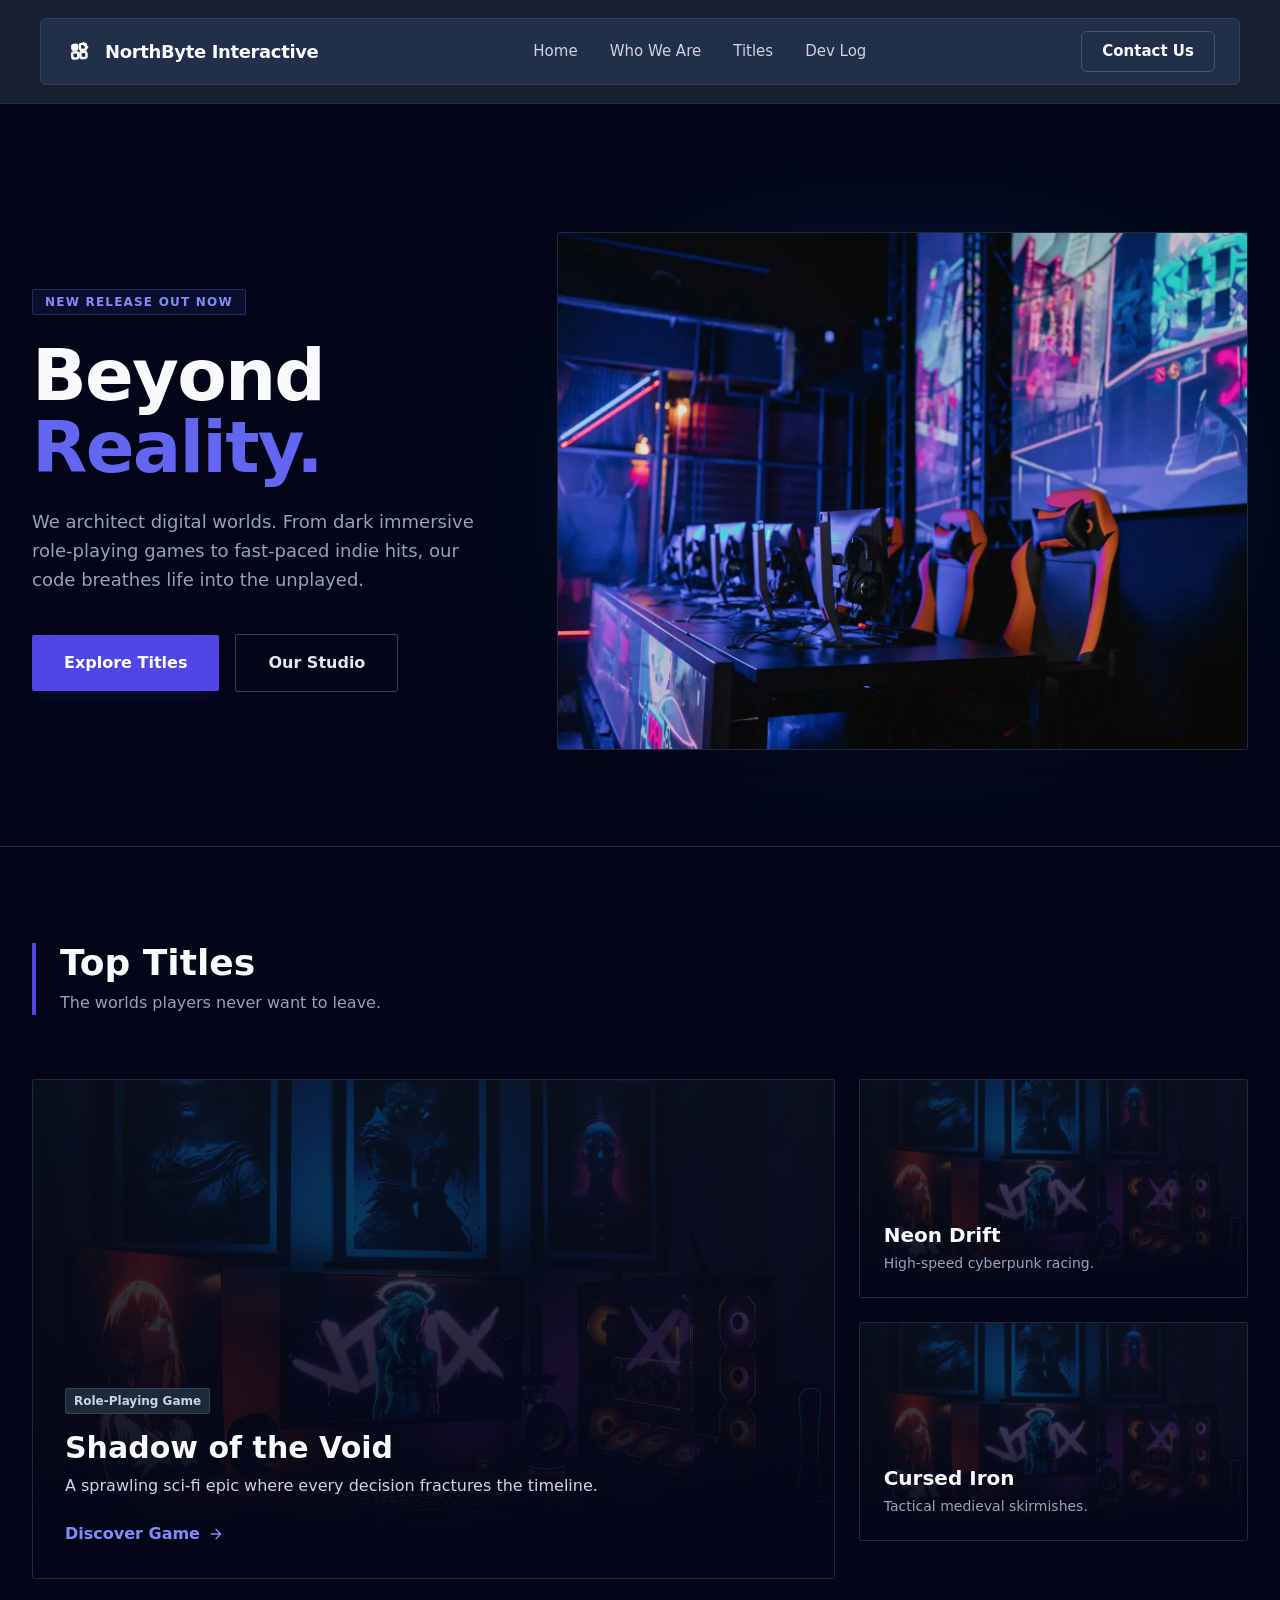
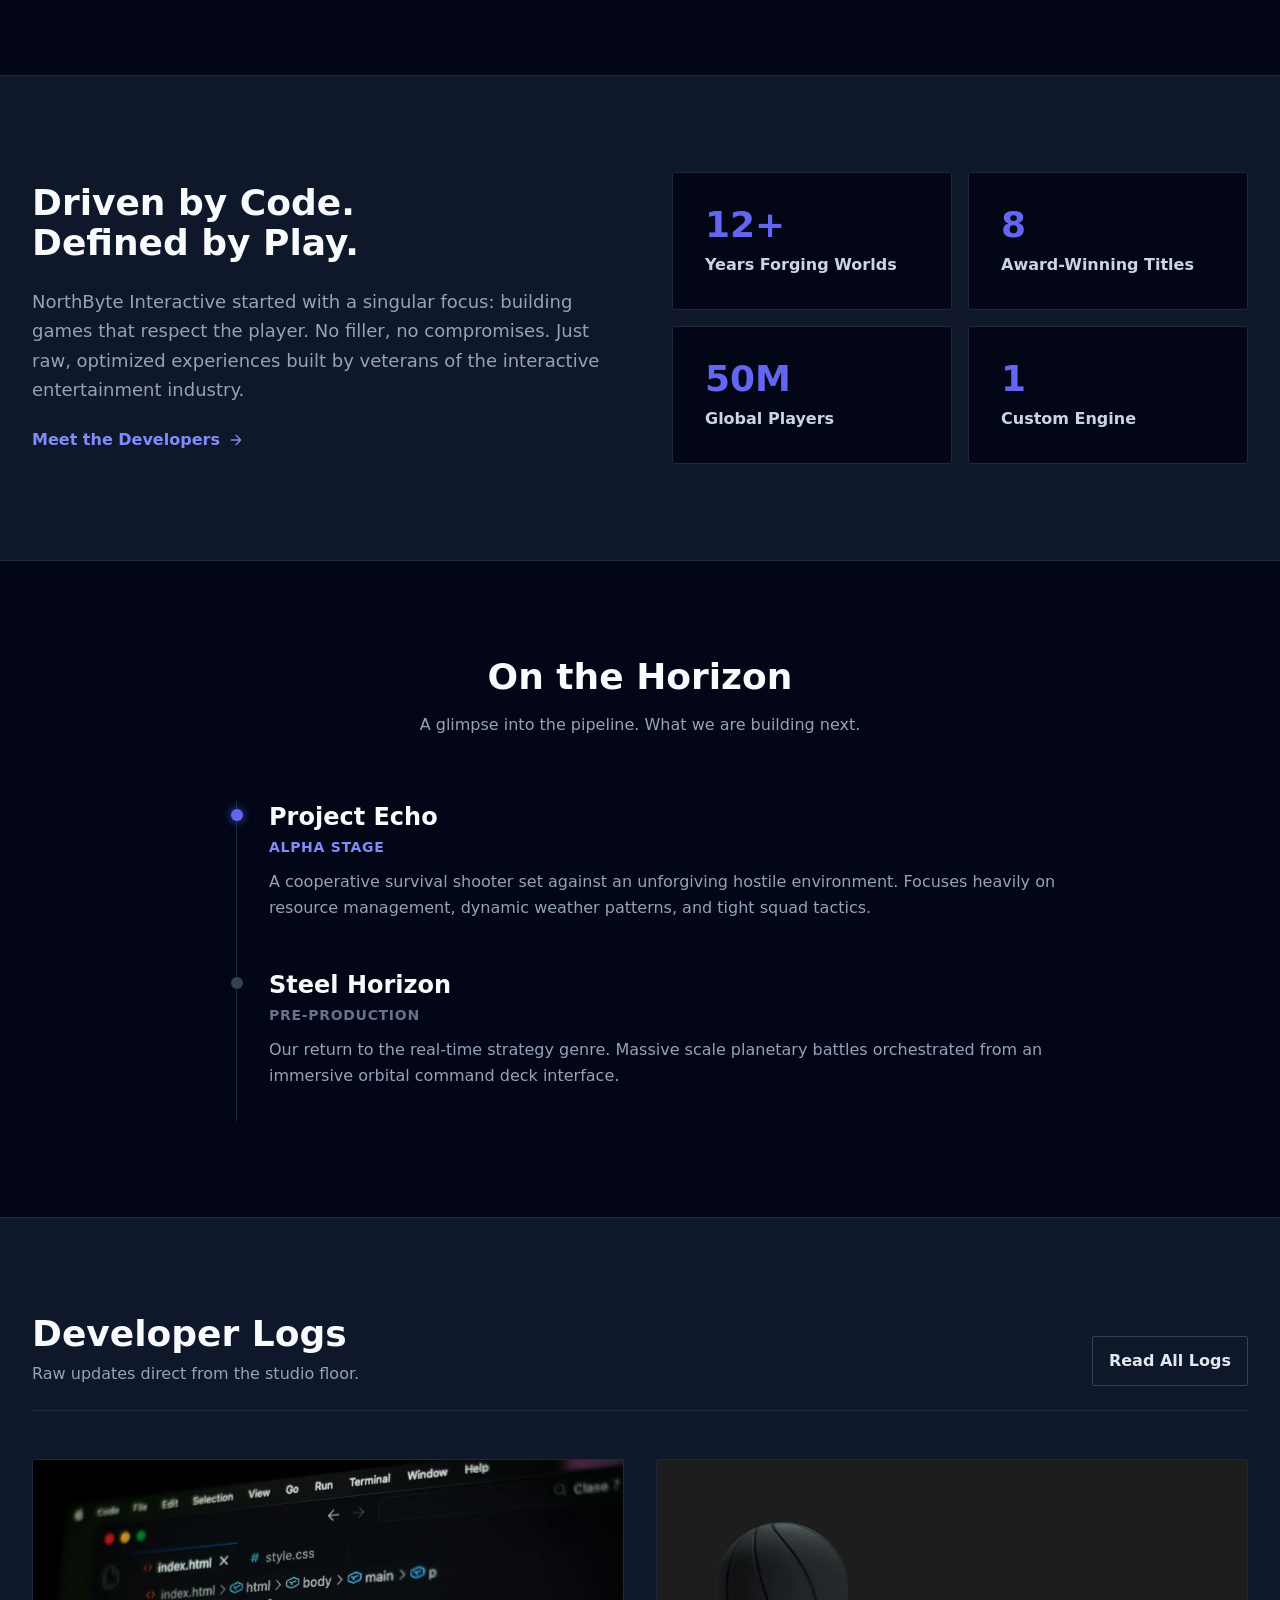
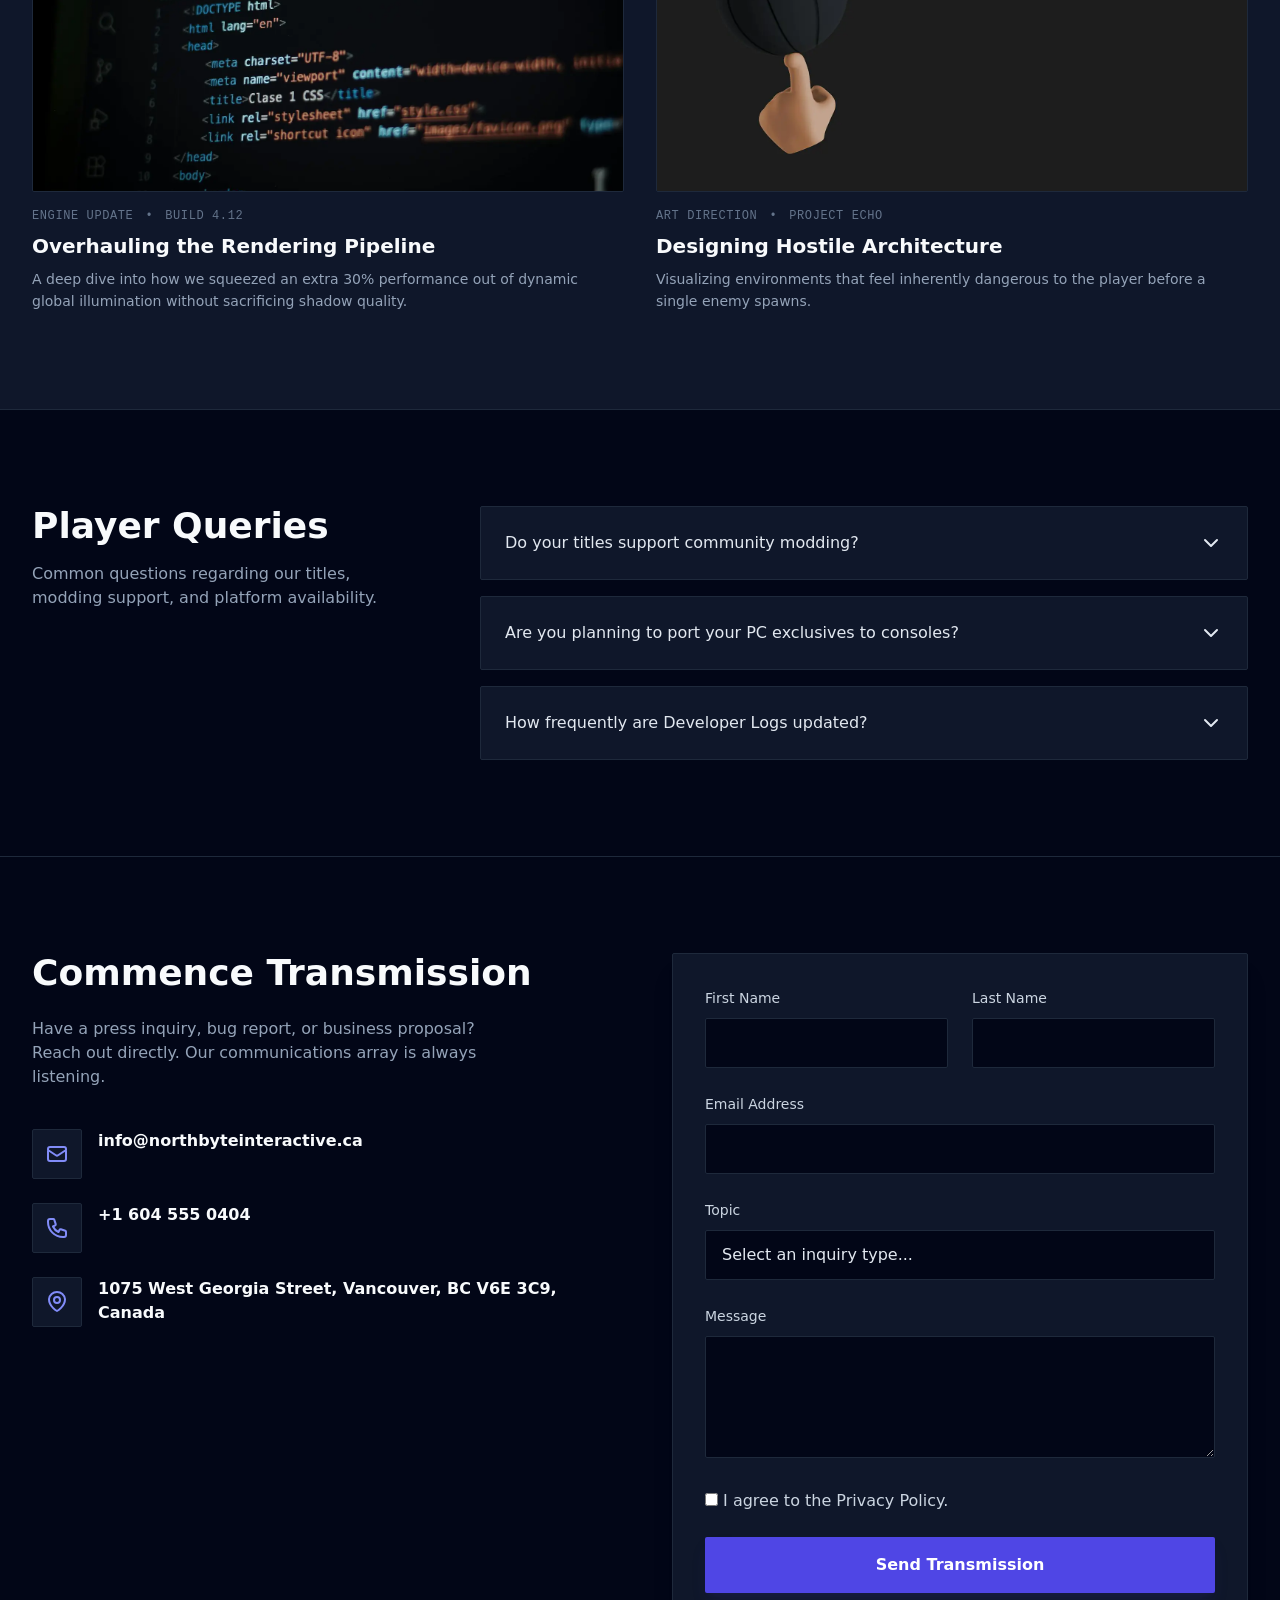
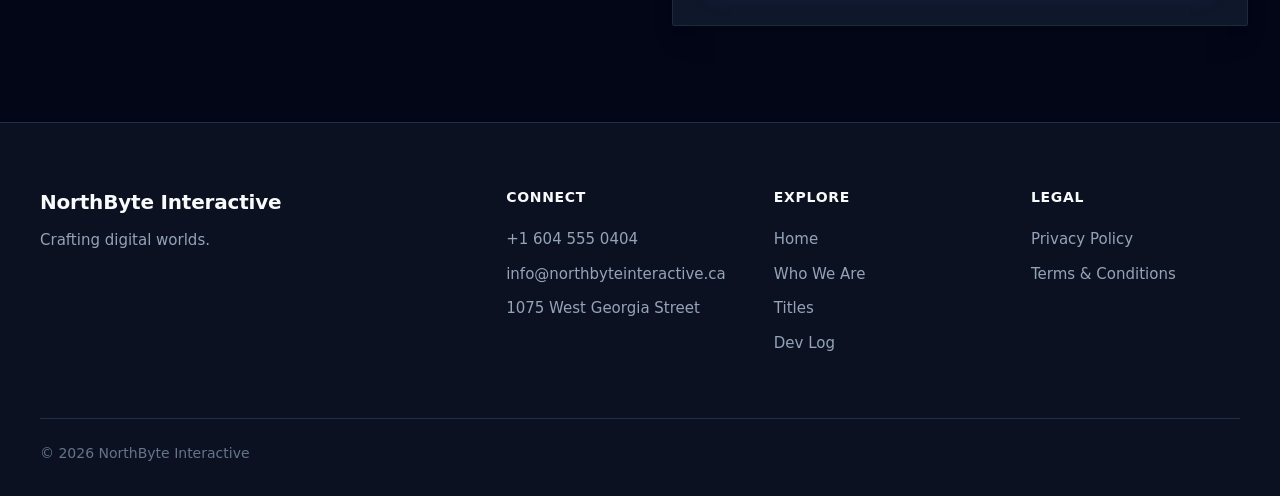
<file: index.html>
<!doctype html>
<html data-page="index.html" class="scroll-smooth" lang="en">
  <head>
    <link rel="stylesheet" href="assets/css/chrome.generated.css" />
    <script defer="" src="assets/js/chrome.generated.js"></script>

    <meta charset="utf-8" />
    <meta name="viewport" content="width=device-width, initial-scale=1" />
    <title>Home | NorthByte Interactive</title>
    <meta
      name="description"
      content="A PC game development studio creating immersive AAA and indie releases. Showcasing our expansive game catalog, rich studio history, and exclusive developer logs."
    />
    <link rel="icon" href="assets/brand/favicon.svg" type="image/svg+xml" />
    <meta property="og:title" content="Home | NorthByte Interactive" />
    <meta
      property="og:description"
      content="A PC game development studio creating immersive AAA and indie releases. Showcasing our expansive game catalog, rich studio history, and exclusive developer logs."
    />
    <meta property="og:type" content="website" />
    <meta property="og:url" content="https://northbyteinteractive.ca/" />
    <meta property="og:image" content="assets/img/hero_game_scene.webp" />
    <link rel="stylesheet" href="assets/css/site.css" />
    <link rel="stylesheet" href="assets/css/tailwind.css" />
    <script defer="" src="assets/js/site.js"></script>
    <meta name="twitter:image" content="assets/img/hero_game_scene.webp" />
  </head>
  <body
    class="bg-slate-950 text-slate-300 font-sans antialiased selection:bg-indigo-500 selection:text-white"
  >
    <header class="site-header" data-chrome="header">
      <div class="site-header__container">
        <a class="site-brand" href="index.html">
          <svg
            class="brand-logo"
            xmlns="http://www.w3.org/2000/svg"
            width="28"
            height="28"
            viewBox="0 0 24 24"
            aria-hidden="true"
            focusable="false"
          >
            <g transform="rotate(-3 12 12)">
              <rect
                x="6"
                y="6"
                width="5.2"
                height="5.2"
                rx="1.5"
                fill="currentColor"
                stroke="currentColor"
                stroke-width="1.1"
              />
              <rect
                x="13"
                y="6"
                width="5.2"
                height="5.2"
                rx="1.5"
                fill="none"
                stroke="currentColor"
                stroke-width="2.1"
              />
              <rect
                x="6"
                y="13"
                width="5.2"
                height="5.2"
                rx="1.5"
                fill="none"
                stroke="currentColor"
                stroke-width="2.1"
              />
              <rect
                x="13"
                y="13"
                width="5.2"
                height="5.2"
                rx="1.5"
                fill="none"
                stroke="currentColor"
                stroke-width="2.1"
              />
              <path
                d="M16 6 L19 9"
                fill="none"
                stroke="currentColor"
                stroke-width="2.1"
                stroke-linecap="square"
                stroke-linejoin="miter"
              />
            </g>
          </svg>
          <span class="site-brand__text">NorthByte Interactive</span>
        </a>
        <nav class="site-nav site-nav--desktop" aria-label="Primary">
          <a
            class="site-nav__link is-current"
            href="index.html"
            aria-current="page"
            >Home</a
          >
          <a class="site-nav__link" href="who-we-are.html">Who We Are</a>
          <a class="site-nav__link" href="titles.html">Titles</a>
          <a class="site-nav__link" href="dev-log.html">Dev Log</a>
        </nav>
        <div class="site-header__actions">
          <a
            class="site-header__cta site-header__cta--secondary"
            href="who-we-are.html"
            >Contact Us</a
          >
          <button
            class="site-burger"
            type="button"
            aria-expanded="false"
            aria-controls="site-mobile-nav"
            data-burger=""
          >
            <span class="site-burger__line"></span>
            <span class="site-burger__line"></span>
            <span class="site-burger__line"></span>
            <span class="site-srOnly">Menu</span>
          </button>
        </div>
      </div>
    </header>
    <nav
      class="site-mobileNav"
      id="site-mobile-nav"
      data-mobile-nav=""
      hidden=""
      aria-label="Mobile navigation"
    >
      <div class="site-mobileNav__panel">
        <div class="site-mobileNav__top">
          <span class="site-mobileNav__brand">NorthByte</span>
          <button
            class="site-mobileNav__close"
            type="button"
            aria-label="Close menu"
            data-mobile-close=""
          >
            ×
          </button>
        </div>
        <div class="site-mobileNav__links">
          <a
            class="site-mobileNav__link is-current"
            href="index.html"
            aria-current="page"
            >Home</a
          >
          <a class="site-mobileNav__link" href="who-we-are.html">Who We Are</a>
          <a class="site-mobileNav__link" href="titles.html">Titles</a>
          <a class="site-mobileNav__link" href="dev-log.html">Dev Log</a>
        </div>
        <div class="site-mobileNav__ctaBlock">
          <a class="site-mobileNav__cta" href="who-we-are.html">Contact Us</a>
        </div>
      </div>
    </nav>

    <main id="main-content">
      <section
        id="hero"
        class="relative pt-24 pb-16 lg:pt-32 lg:pb-24 border-b border-slate-800"
      >
        <div class="max-w-7xl mx-auto px-6 lg:px-8">
          <div class="flex flex-col lg:flex-row items-center gap-12 lg:gap-8">
            <div class="w-full lg:w-5/12 flex flex-col items-start gap-6">
              <div
                class="inline-flex items-center gap-2 px-3 py-1 rounded-sm border border-indigo-500/30 bg-indigo-500/10 text-indigo-400 text-xs font-bold uppercase tracking-widest"
              >
                <span>New Release Out Now</span>
              </div>
              <h1
                class="text-5xl lg:text-7xl font-bold text-slate-50 leading-tight tracking-tight"
              >
                Beyond <br /><span class="text-indigo-500">Reality.</span>
              </h1>
              <p class="text-lg text-slate-400 leading-relaxed max-w-md">
                We architect digital worlds. From dark immersive role-playing
                games to fast-paced indie hits, our code breathes life into the
                unplayed.
              </p>
              <div
                class="flex flex-col sm:flex-row items-center gap-4 mt-4 w-full"
              >
                <a
                  href="titles.html"
                  class="w-full sm:w-auto text-center px-8 py-4 bg-indigo-600 hover:bg-indigo-500 text-white font-semibold rounded-sm transition-colors duration-200 shadow-lg shadow-indigo-900/20"
                >
                  Explore Titles
                </a>
                <a
                  href="who-we-are.html"
                  class="w-full sm:w-auto text-center px-8 py-4 border border-slate-700 hover:border-slate-400 text-slate-200 font-semibold rounded-sm transition-colors duration-200"
                >
                  Our Studio
                </a>
              </div>
            </div>
            <div class="w-full lg:w-7/12 relative group">
              <div
                class="absolute inset-0 bg-indigo-500/20 blur-3xl rounded-full opacity-50 group-hover:opacity-70 transition duration-500"
              ></div>
              <img
                src="assets/img/hero_game_scene.webp"
                loading="lazy"
                decoding="async"
                alt="Immersive PC game environment"
                class="relative w-full aspect-video lg:aspect-[4/3] object-cover rounded-sm border border-slate-800 shadow-2xl"
              />
            </div>
          </div>
        </div>
      </section>

      <section id="top-titles" class="py-24 relative overflow-hidden">
        <div class="max-w-7xl mx-auto px-6 lg:px-8">
          <div class="mb-16 border-l-4 border-indigo-600 pl-6">
            <h2 class="text-3xl lg:text-4xl font-bold text-slate-50">
              Top Titles
            </h2>
            <p class="text-slate-400 mt-2">
              The worlds players never want to leave.
            </p>
          </div>
          <div class="grid grid-cols-1 lg:grid-cols-12 gap-6">
            <div
              class="lg:col-span-8 group relative rounded-sm overflow-hidden border border-slate-800 bg-slate-900 aspect-video lg:aspect-auto lg:min-h-[500px] flex flex-col justify-end p-8"
            >
              <img
                src="assets/img/game_cover_large.webp"
                loading="lazy"
                decoding="async"
                alt="Featured game poster"
                class="absolute inset-0 w-full h-full object-cover opacity-40 group-hover:opacity-50 transition-opacity duration-500"
              />
              <div
                class="absolute inset-0 bg-gradient-to-t from-slate-950 via-slate-950/60 to-transparent"
              ></div>
              <div class="relative z-10">
                <span
                  class="px-2 py-1 text-xs font-bold bg-slate-800 text-slate-300 rounded-sm mb-4 inline-block border border-slate-700"
                  >Role-Playing Game</span
                >
                <h3 class="text-3xl font-bold text-slate-50 mb-2">
                  Shadow of the Void
                </h3>
                <p class="text-slate-300 max-w-xl mb-6">
                  A sprawling sci-fi epic where every decision fractures the
                  timeline.
                </p>
                <a
                  href="titles.html"
                  class="inline-flex items-center gap-2 text-indigo-400 font-semibold hover:text-indigo-300 transition-colors"
                >
                  Discover Game
                  <svg
                    class="w-4 h-4"
                    viewBox="0 0 24 24"
                    fill="none"
                    stroke="currentColor"
                    stroke-width="2"
                    stroke-linecap="round"
                    stroke-linejoin="round"
                  >
                    <path d="M5 12h14M12 5l7 7-7 7"></path>
                  </svg>
                </a>
              </div>
            </div>
            <div class="lg:col-span-4 flex flex-col gap-6">
              <div
                class="relative rounded-sm overflow-hidden border border-slate-800 bg-slate-900 group aspect-video flex flex-col justify-end p-6"
              >
                <img
                  src="assets/img/game_cover_small_1.webp"
                  loading="lazy"
                  decoding="async"
                  alt="Secondary game poster"
                  class="absolute inset-0 w-full h-full object-cover opacity-40 group-hover:opacity-50 transition-opacity duration-500"
                />
                <div
                  class="absolute inset-0 bg-gradient-to-t from-slate-950 to-transparent"
                ></div>
                <div class="relative z-10">
                  <h3 class="text-xl font-bold text-slate-50 mb-1">
                    Neon Drift
                  </h3>
                  <p class="text-sm text-slate-400">
                    High-speed cyberpunk racing.
                  </p>
                </div>
              </div>
              <div
                class="relative rounded-sm overflow-hidden border border-slate-800 bg-slate-900 group aspect-video flex flex-col justify-end p-6"
              >
                <img
                  src="assets/img/game_cover_small_2.webp"
                  loading="lazy"
                  decoding="async"
                  alt="Tertiary game poster"
                  class="absolute inset-0 w-full h-full object-cover opacity-40 group-hover:opacity-50 transition-opacity duration-500"
                />
                <div
                  class="absolute inset-0 bg-gradient-to-t from-slate-950 to-transparent"
                ></div>
                <div class="relative z-10">
                  <h3 class="text-xl font-bold text-slate-50 mb-1">
                    Cursed Iron
                  </h3>
                  <p class="text-sm text-slate-400">
                    Tactical medieval skirmishes.
                  </p>
                </div>
              </div>
            </div>
          </div>
        </div>
      </section>

      <section
        id="studio-profile"
        class="py-24 bg-slate-900 border-y border-slate-800"
      >
        <div class="max-w-7xl mx-auto px-6 lg:px-8">
          <div class="flex flex-col lg:flex-row gap-16 items-center">
            <div class="lg:w-1/2">
              <h2 class="text-3xl lg:text-4xl font-bold text-slate-50 mb-6">
                Driven by Code.<br />Defined by Play.
              </h2>
              <p class="text-slate-400 mb-6 text-lg leading-relaxed">
                NorthByte Interactive started with a singular focus: building
                games that respect the player. No filler, no compromises. Just
                raw, optimized experiences built by veterans of the interactive
                entertainment industry.
              </p>
              <a
                href="who-we-are.html"
                class="inline-flex items-center gap-2 text-indigo-400 font-semibold hover:text-indigo-300 transition-colors"
              >
                Meet the Developers
                <svg
                  class="w-4 h-4"
                  viewBox="0 0 24 24"
                  fill="none"
                  stroke="currentColor"
                  stroke-width="2"
                  stroke-linecap="round"
                  stroke-linejoin="round"
                >
                  <path d="M5 12h14M12 5l7 7-7 7"></path>
                </svg>
              </a>
            </div>
            <div class="lg:w-1/2 w-full grid grid-cols-2 gap-4">
              <div class="p-8 border border-slate-800 bg-slate-950 rounded-sm">
                <div class="text-4xl font-bold text-indigo-500 mb-2">12+</div>
                <div class="text-slate-300 font-semibold">
                  Years Forging Worlds
                </div>
              </div>
              <div class="p-8 border border-slate-800 bg-slate-950 rounded-sm">
                <div class="text-4xl font-bold text-indigo-500 mb-2">8</div>
                <div class="text-slate-300 font-semibold">
                  Award-Winning Titles
                </div>
              </div>
              <div class="p-8 border border-slate-800 bg-slate-950 rounded-sm">
                <div class="text-4xl font-bold text-indigo-500 mb-2">50M</div>
                <div class="text-slate-300 font-semibold">Global Players</div>
              </div>
              <div class="p-8 border border-slate-800 bg-slate-950 rounded-sm">
                <div class="text-4xl font-bold text-indigo-500 mb-2">1</div>
                <div class="text-slate-300 font-semibold">Custom Engine</div>
              </div>
            </div>
          </div>
        </div>
      </section>

      <section id="upcoming" class="py-24 relative">
        <div class="max-w-3xl mx-auto px-6 lg:px-8 text-center mb-16">
          <h2 class="text-3xl lg:text-4xl font-bold text-slate-50">
            On the Horizon
          </h2>
          <p class="text-slate-400 mt-4">
            A glimpse into the pipeline. What we are building next.
          </p>
        </div>
        <div class="max-w-4xl mx-auto px-6 lg:px-8">
          <div class="relative border-l border-slate-800 space-y-12 pb-8 ml-3">
            <div class="relative pl-8">
              <div
                class="absolute w-3 h-3 bg-indigo-500 rounded-full -left-[6.5px] top-2 shadow-[0_0_10px_rgba(99,102,241,0.8)]"
              ></div>
              <h3 class="text-2xl font-bold text-slate-50">Project Echo</h3>
              <p
                class="text-sm font-semibold text-indigo-400 mt-1 mb-3 uppercase tracking-wider"
              >
                Alpha Stage
              </p>
              <p class="text-slate-400 leading-relaxed">
                A cooperative survival shooter set against an unforgiving
                hostile environment. Focuses heavily on resource management,
                dynamic weather patterns, and tight squad tactics.
              </p>
            </div>
            <div class="relative pl-8">
              <div
                class="absolute w-3 h-3 bg-slate-700 rounded-full -left-[6.5px] top-2"
              ></div>
              <h3 class="text-2xl font-bold text-slate-50">Steel Horizon</h3>
              <p
                class="text-sm font-semibold text-slate-500 mt-1 mb-3 uppercase tracking-wider"
              >
                Pre-Production
              </p>
              <p class="text-slate-400 leading-relaxed">
                Our return to the real-time strategy genre. Massive scale
                planetary battles orchestrated from an immersive orbital command
                deck interface.
              </p>
            </div>
          </div>
        </div>
      </section>

      <section
        id="dev-log"
        class="py-24 bg-slate-900 border-y border-slate-800"
      >
        <div class="max-w-7xl mx-auto px-6 lg:px-8">
          <div
            class="flex flex-col lg:flex-row sm:justify-between items-start lg:items-end mb-12 border-b border-slate-800 pb-6 gap-6 sm:flex-row sm:items-end"
          >
            <div class="min-w-0">
              <h2 class="text-3xl lg:text-4xl font-bold text-slate-50">
                Developer Logs
              </h2>
              <p class="text-slate-400 mt-2">
                Raw updates direct from the studio floor.
              </p>
            </div>
            <a
              href="dev-log.html"
              class="px-6 py-3 border border-slate-700 hover:bg-slate-800 text-slate-200 font-semibold rounded-sm transition-colors whitespace-nowrap w-full sm:w-auto text-center shrink-0"
            >
              Read All Logs
            </a>
          </div>
          <div class="grid grid-cols-1 md:grid-cols-2 gap-8">
            <article class="group cursor-pointer">
              <div
                class="overflow-hidden rounded-sm border border-slate-800 mb-4 aspect-[16/9]"
              >
                <img
                  src="assets/img/dev_log_engine.webp"
                  loading="lazy"
                  decoding="async"
                  alt="Engine code screenshot"
                  class="w-full h-full object-cover group-hover:scale-105 transition-transform duration-700"
                />
              </div>
              <div
                class="flex items-center gap-3 text-xs text-slate-500 mb-2 font-mono uppercase tracking-wider"
              >
                <span>Engine Update</span>
                <span>•</span>
                <span>Build 4.12</span>
              </div>
              <h3
                class="text-xl font-bold text-slate-50 group-hover:text-indigo-400 transition-colors mb-2"
              >
                Overhauling the Rendering Pipeline
              </h3>
              <p class="text-slate-400 text-sm leading-relaxed">
                A deep dive into how we squeezed an extra 30% performance out of
                dynamic global illumination without sacrificing shadow quality.
              </p>
            </article>
            <article class="group cursor-pointer">
              <div
                class="overflow-hidden rounded-sm border border-slate-800 mb-4 aspect-[16/9]"
              >
                <img
                  src="assets/img/dev_log_art.webp"
                  loading="lazy"
                  decoding="async"
                  alt="Concept art showcase"
                  class="w-full h-full object-cover group-hover:scale-105 transition-transform duration-700"
                />
              </div>
              <div
                class="flex items-center gap-3 text-xs text-slate-500 mb-2 font-mono uppercase tracking-wider"
              >
                <span>Art Direction</span>
                <span>•</span>
                <span>Project Echo</span>
              </div>
              <h3
                class="text-xl font-bold text-slate-50 group-hover:text-indigo-400 transition-colors mb-2"
              >
                Designing Hostile Architecture
              </h3>
              <p class="text-slate-400 text-sm leading-relaxed">
                Visualizing environments that feel inherently dangerous to the
                player before a single enemy spawns.
              </p>
            </article>
          </div>
        </div>
      </section>

      <section id="faq" class="py-24">
        <div
          class="max-w-7xl mx-auto px-6 lg:px-8 flex flex-col lg:flex-row gap-16"
        >
          <div class="lg:w-1/3">
            <div class="sticky top-12">
              <h2 class="text-3xl lg:text-4xl font-bold text-slate-50 mb-4">
                Player Queries
              </h2>
              <p class="text-slate-400 mb-6">
                Common questions regarding our titles, modding support, and
                platform availability.
              </p>
            </div>
          </div>
          <div class="lg:w-2/3 space-y-4">
            <details
              class="group border border-slate-800 bg-slate-900 rounded-sm open:bg-slate-800 transition-colors"
            >
              <summary
                class="flex justify-between items-center font-medium cursor-pointer list-none p-6 text-slate-200 group-open:text-indigo-400"
              >
                <span>Do your titles support community modding?</span>
                <span class="transition group-open:rotate-180">
                  <svg
                    fill="none"
                    height="24"
                    stroke="currentColor"
                    stroke-linecap="round"
                    stroke-linejoin="round"
                    stroke-width="2"
                    viewBox="0 0 24 24"
                    width="24"
                  >
                    <polyline points="6 9 12 15 18 9"></polyline>
                  </svg>
                </span>
              </summary>
              <div class="text-slate-400 px-6 pb-6 leading-relaxed">
                Absolutely. We believe games live longer and thrive when the
                community is empowered to build upon them. Official modding
                toolkits are released post-launch for our major single-player
                releases.
              </div>
            </details>
            <details
              class="group border border-slate-800 bg-slate-900 rounded-sm open:bg-slate-800 transition-colors"
            >
              <summary
                class="flex justify-between items-center font-medium cursor-pointer list-none p-6 text-slate-200 group-open:text-indigo-400"
              >
                <span
                  >Are you planning to port your PC exclusives to
                  consoles?</span
                >
                <span class="transition group-open:rotate-180">
                  <svg
                    fill="none"
                    height="24"
                    stroke="currentColor"
                    stroke-linecap="round"
                    stroke-linejoin="round"
                    stroke-width="2"
                    viewBox="0 0 24 24"
                    width="24"
                  >
                    <polyline points="6 9 12 15 18 9"></polyline>
                  </svg>
                </span>
              </summary>
              <div class="text-slate-400 px-6 pb-6 leading-relaxed">
                We develop our games with a PC-first mentality to push graphical
                and processing limits. However, our most successful and highly
                requested titles often see console iterations developed with
                trusted external partner studios.
              </div>
            </details>
            <details
              class="group border border-slate-800 bg-slate-900 rounded-sm open:bg-slate-800 transition-colors"
            >
              <summary
                class="flex justify-between items-center font-medium cursor-pointer list-none p-6 text-slate-200 group-open:text-indigo-400"
              >
                <span>How frequently are Developer Logs updated?</span>
                <span class="transition group-open:rotate-180">
                  <svg
                    fill="none"
                    height="24"
                    stroke="currentColor"
                    stroke-linecap="round"
                    stroke-linejoin="round"
                    stroke-width="2"
                    viewBox="0 0 24 24"
                    width="24"
                  >
                    <polyline points="6 9 12 15 18 9"></polyline>
                  </svg>
                </span>
              </summary>
              <div class="text-slate-400 px-6 pb-6 leading-relaxed">
                We aim for monthly deep dives into specific technical or
                artistic challenges, along with smaller weekly patch notes for
                our actively updated multiplayer environments.
              </div>
            </details>
          </div>
        </div>
      </section>

      <section
        id="contact"
        class="py-24 border-t border-slate-800 bg-slate-950"
      >
        <div class="max-w-7xl mx-auto px-6 lg:px-8">
          <div class="grid grid-cols-1 lg:grid-cols-2 gap-16">
            <div>
              <h2 class="text-3xl lg:text-4xl font-bold text-slate-50 mb-6">
                Commence Transmission
              </h2>
              <p class="text-slate-400 mb-10 max-w-md">
                Have a press inquiry, bug report, or business proposal? Reach
                out directly. Our communications array is always listening.
              </p>

              <div class="space-y-6">
                <a
                  href="mailto:info@northbyteinteractive.ca"
                  class="flex items-start gap-4 group"
                >
                  <div
                    class="p-3 bg-slate-900 border border-slate-800 rounded-sm group-hover:bg-indigo-900/30 group-hover:border-indigo-500/30 transition-colors"
                  >
                    <svg
                      class="w-6 h-6 text-indigo-400"
                      viewBox="0 0 24 24"
                      fill="none"
                      stroke="currentColor"
                      stroke-width="2"
                      stroke-linecap="round"
                      stroke-linejoin="round"
                    >
                      <path
                        d="M3 8l7.89 5.26a2 2 0 002.22 0L21 8M5 19h14a2 2 0 002-2V7a2 2 0 00-2-2H5a2 2 0 00-2 2v10a2 2 0 002 2z"
                      ></path>
                    </svg>
                  </div>
                  <div>
                    <h4 class="text-slate-50 font-semibold mb-1">
                      info@northbyteinteractive.ca
                    </h4>
                    <p
                      class="text-slate-400 group-hover:text-indigo-300 transition-colors"
                    ></p>
                  </div>
                </a>
                <a href="tel:+16045550404" class="flex items-start gap-4 group">
                  <div
                    class="p-3 bg-slate-900 border border-slate-800 rounded-sm group-hover:bg-indigo-900/30 group-hover:border-indigo-500/30 transition-colors"
                  >
                    <svg
                      class="w-6 h-6 text-indigo-400"
                      viewBox="0 0 24 24"
                      fill="none"
                      stroke="currentColor"
                      stroke-width="2"
                      stroke-linecap="round"
                      stroke-linejoin="round"
                    >
                      <path
                        d="M3 5a2 2 0 012-2h3.28a1 1 0 01.948.684l1.498 4.493a1 1 0 01-.502 1.21l-2.257 1.13a11.042 11.042 0 005.516 5.516l1.13-2.257a1 1 0 011.21-.502l4.493 1.498a1 1 0 01.684.949V19a2 2 0 01-2 2h-1C9.716 21 3 14.284 3 6V5z"
                      ></path>
                    </svg>
                  </div>
                  <div>
                    <h4 class="text-slate-50 font-semibold mb-1">
                      +1 604 555 0404
                    </h4>
                    <p
                      class="text-slate-400 group-hover:text-indigo-300 transition-colors"
                    ></p>
                  </div>
                </a>
                <a
                  href="https://maps.app.goo.gl/xXYFh8uVacPfMRAQ6"
                  target="_blank"
                  rel="noopener noreferrer"
                  class="flex items-start gap-4 group"
                >
                  <div
                    class="p-3 bg-slate-900 border border-slate-800 rounded-sm group-hover:bg-indigo-900/30 group-hover:border-indigo-500/30 transition-colors"
                  >
                    <svg
                      class="w-6 h-6 text-indigo-400"
                      viewBox="0 0 24 24"
                      fill="none"
                      stroke="currentColor"
                      stroke-width="2"
                      stroke-linecap="round"
                      stroke-linejoin="round"
                    >
                      <path
                        d="M12 21s-8-4.5-8-11.8A8 8 0 0112 2a8 8 0 018 7.2c0 7.3-8 11.8-8 11.8z"
                      ></path>
                      <circle cx="12" cy="10" r="3"></circle>
                    </svg>
                  </div>
                  <div>
                    <h4 class="text-slate-50 font-semibold mb-1">
                      1075 West Georgia Street, Vancouver, BC V6E 3C9, Canada
                    </h4>
                    <p
                      class="text-slate-400 group-hover:text-indigo-300 transition-colors"
                    ></p>
                  </div>
                </a>
              </div>
            </div>

            <div
              class="bg-slate-900 border border-slate-800 p-8 rounded-sm shadow-xl"
            >
              <form action="thanks_form.php" method="post" class="space-y-6">
                <div class="grid grid-cols-1 sm:grid-cols-2 gap-6">
                  <div class="space-y-2">
                    <label
                      for="firstName"
                      class="text-sm font-medium text-slate-300"
                      >First Name</label
                    >
                    <input
                      type="text"
                      id="firstName"
                      name="firstName"
                      required=""
                      class="w-full bg-slate-950 border border-slate-800 rounded-sm px-4 py-3 text-slate-200 focus:outline-none focus:border-indigo-500 focus:ring-1 focus:ring-indigo-500 transition-colors"
                    />
                  </div>
                  <div class="space-y-2">
                    <label
                      for="lastName"
                      class="text-sm font-medium text-slate-300"
                      >Last Name</label
                    >
                    <input
                      type="text"
                      id="lastName"
                      name="lastName"
                      required=""
                      class="w-full bg-slate-950 border border-slate-800 rounded-sm px-4 py-3 text-slate-200 focus:outline-none focus:border-indigo-500 focus:ring-1 focus:ring-indigo-500 transition-colors"
                    />
                  </div>
                </div>
                <div class="space-y-2">
                  <label for="email" class="text-sm font-medium text-slate-300"
                    >Email Address</label
                  >
                  <input
                    type="email"
                    id="email"
                    name="email"
                    required=""
                    class="w-full bg-slate-950 border border-slate-800 rounded-sm px-4 py-3 text-slate-200 focus:outline-none focus:border-indigo-500 focus:ring-1 focus:ring-indigo-500 transition-colors"
                  />
                </div>
                <div class="space-y-2">
                  <label for="topic" class="text-sm font-medium text-slate-300"
                    >Topic</label
                  >
                  <select
                    id="topic"
                    name="topic"
                    required=""
                    class="w-full bg-slate-950 border border-slate-800 rounded-sm px-4 py-3 text-slate-200 focus:outline-none focus:border-indigo-500 focus:ring-1 focus:ring-indigo-500 transition-colors appearance-none"
                  >
                    <option value="" disabled="" selected="">
                      Select an inquiry type...
                    </option>
                    <option value="press">Press &amp; Media</option>
                    <option value="support">Game Support</option>
                    <option value="business">Business Development</option>
                    <option value="other">Other</option>
                  </select>
                </div>
                <div class="space-y-2">
                  <label
                    for="message"
                    class="text-sm font-medium text-slate-300"
                    >Message</label
                  >
                  <textarea
                    id="message"
                    name="message"
                    rows="4"
                    required=""
                    class="w-full bg-slate-950 border border-slate-800 rounded-sm px-4 py-3 text-slate-200 focus:outline-none focus:border-indigo-500 focus:ring-1 focus:ring-indigo-500 transition-colors resize-y"
                  ></textarea>
                </div>
                <div class="form-privacy">
                  <label class="privacy-label">
                    <input type="checkbox" name="privacyAccepted" required="" />
                    <span
                      >I agree to the
                      <a
                        href="privacy-policy.html"
                        target="_blank"
                        rel="noopener"
                        >Privacy Policy</a
                      >.</span
                    >
                  </label>
                </div>
                <button
                  type="submit"
                  class="w-full bg-indigo-600 hover:bg-indigo-500 text-white font-bold py-4 rounded-sm transition-colors duration-200 shadow-lg shadow-indigo-900/20"
                >
                  Send Transmission
                </button>
              </form>
            </div>
          </div>
        </div>
      </section>
    </main>

    <footer class="site-footer" data-chrome="footer" aria-label="Site Footer">
      <div class="site-footer__inner">
        <div class="site-footer__brandCol">
          <strong class="site-footer__brand">NorthByte Interactive</strong>
          <p class="site-footer__summary">Crafting digital worlds.</p>
        </div>
        <div class="site-footer__contactCol">
          <span class="site-footer__heading">Connect</span>
          <div class="site-footer__contact">
            <a class="site-footer__contactLink" href="tel:+16045550404"
              >+1 604 555 0404</a
            >
            <a
              class="site-footer__contactLink"
              href="mailto:info@northbyteinteractive.ca"
              >info@northbyteinteractive.ca</a
            >
            <a
              class="site-footer__contactLink"
              href="https://maps.app.goo.gl/xXYFh8uVacPfMRAQ6"
              target="_blank"
              rel="noopener"
              >1075 West Georgia Street</a
            >
          </div>
        </div>
        <div class="site-footer__navCol">
          <span class="site-footer__heading">Explore</span>
          <div class="site-footer__links">
            <a class="site-footer__link" href="index.html">Home</a>
            <a class="site-footer__link" href="who-we-are.html">Who We Are</a>
            <a class="site-footer__link" href="titles.html">Titles</a>
            <a class="site-footer__link" href="dev-log.html">Dev Log</a>
          </div>
        </div>
        <div class="site-footer__legalCol">
          <span class="site-footer__heading">Legal</span>
          <div class="site-footer__links">
            <a class="site-footer__link" href="privacy-policy.html"
              >Privacy Policy</a
            >
            <a class="site-footer__link" href="terms-conditions.html"
              >Terms &amp; Conditions</a
            >
          </div>
        </div>
      </div>
      <div class="site-footer__bottom">
        <span class="site-footer__copy">© 2026 NorthByte Interactive</span>
      </div>
    </footer>
  </body>
</html>
</file>
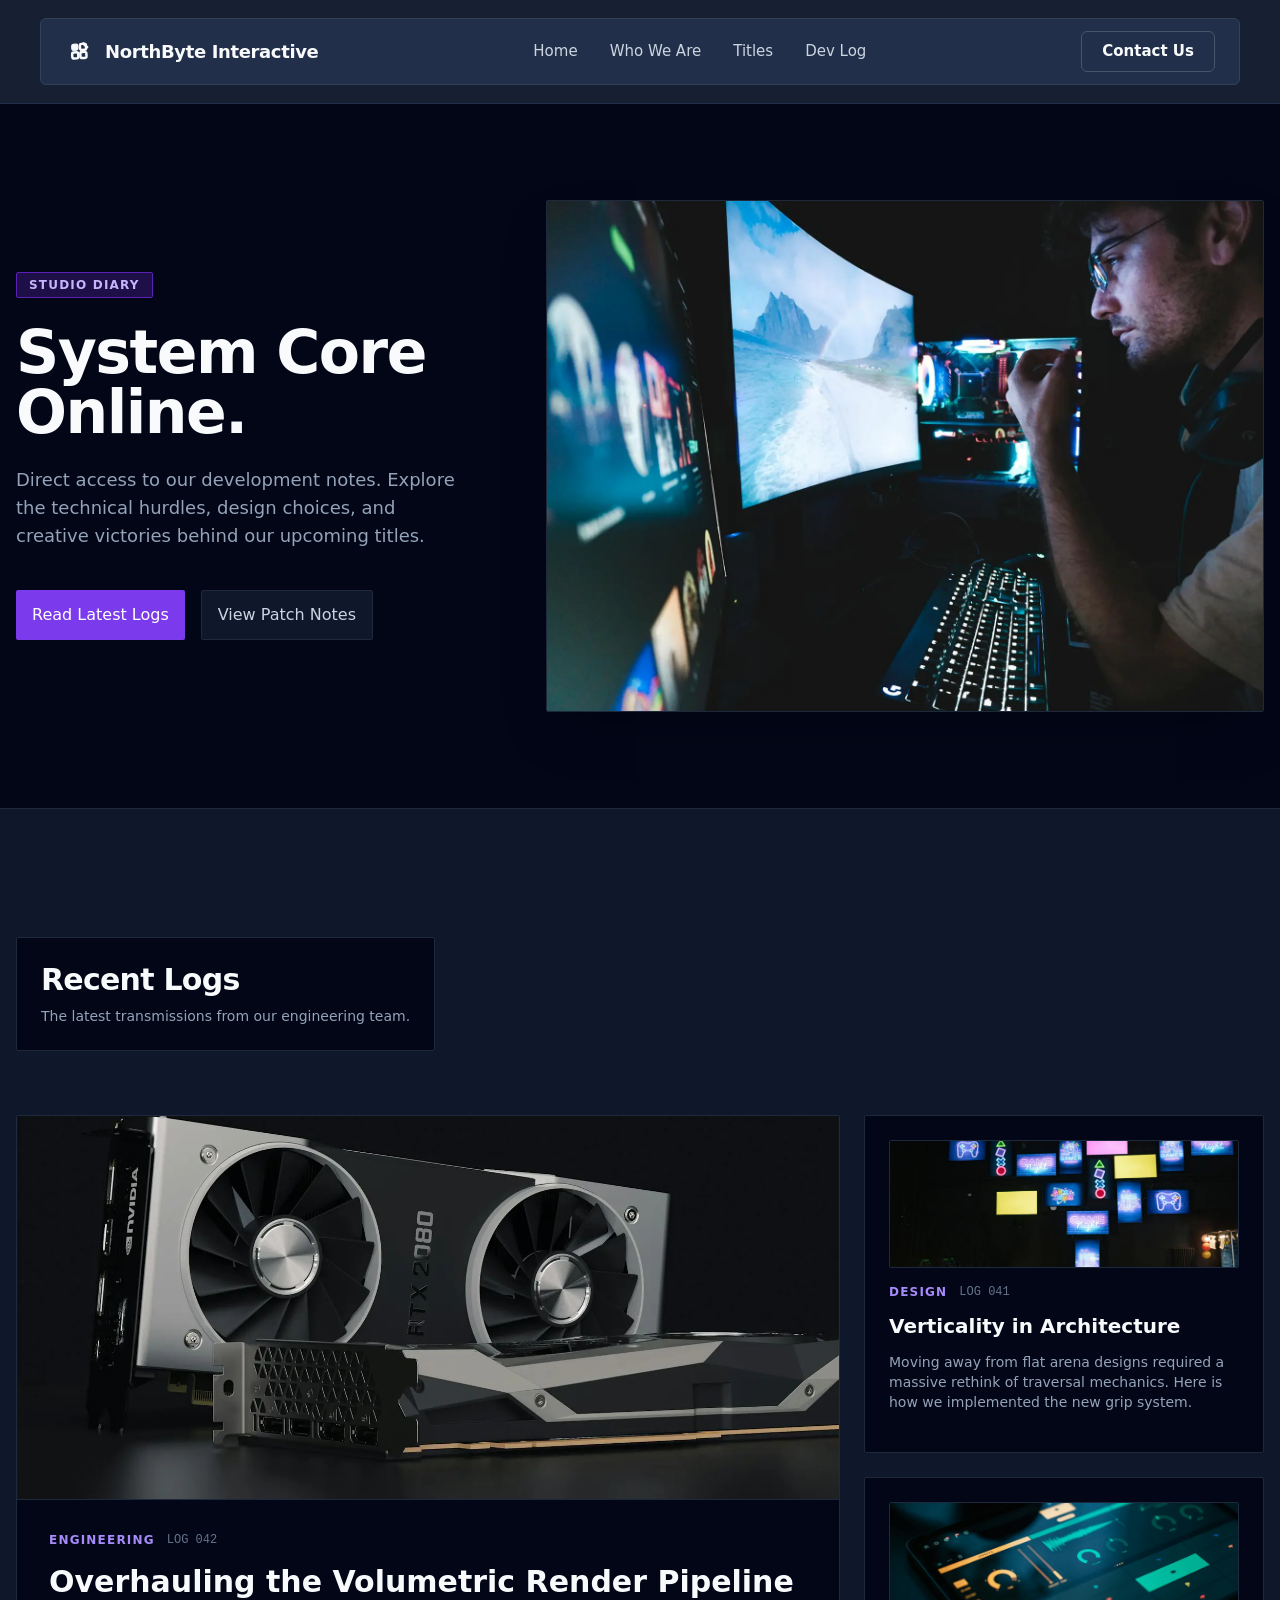
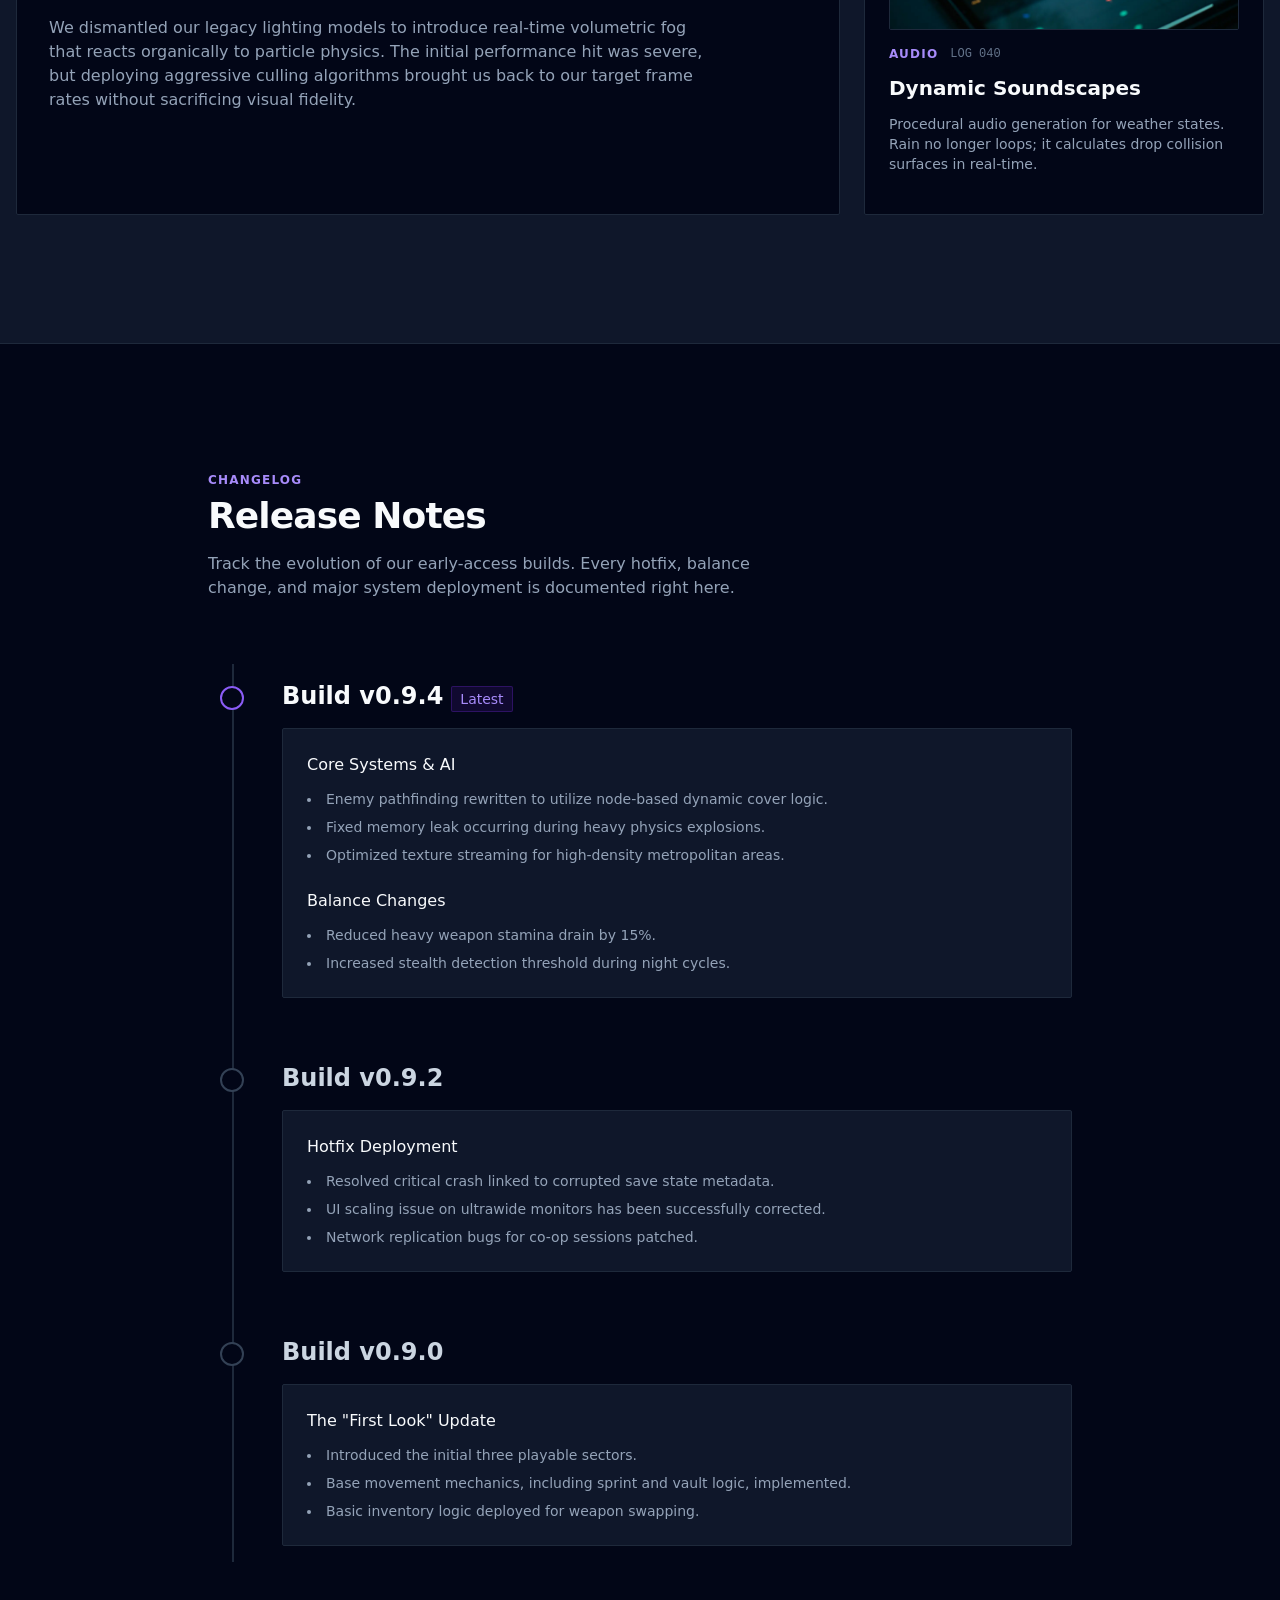
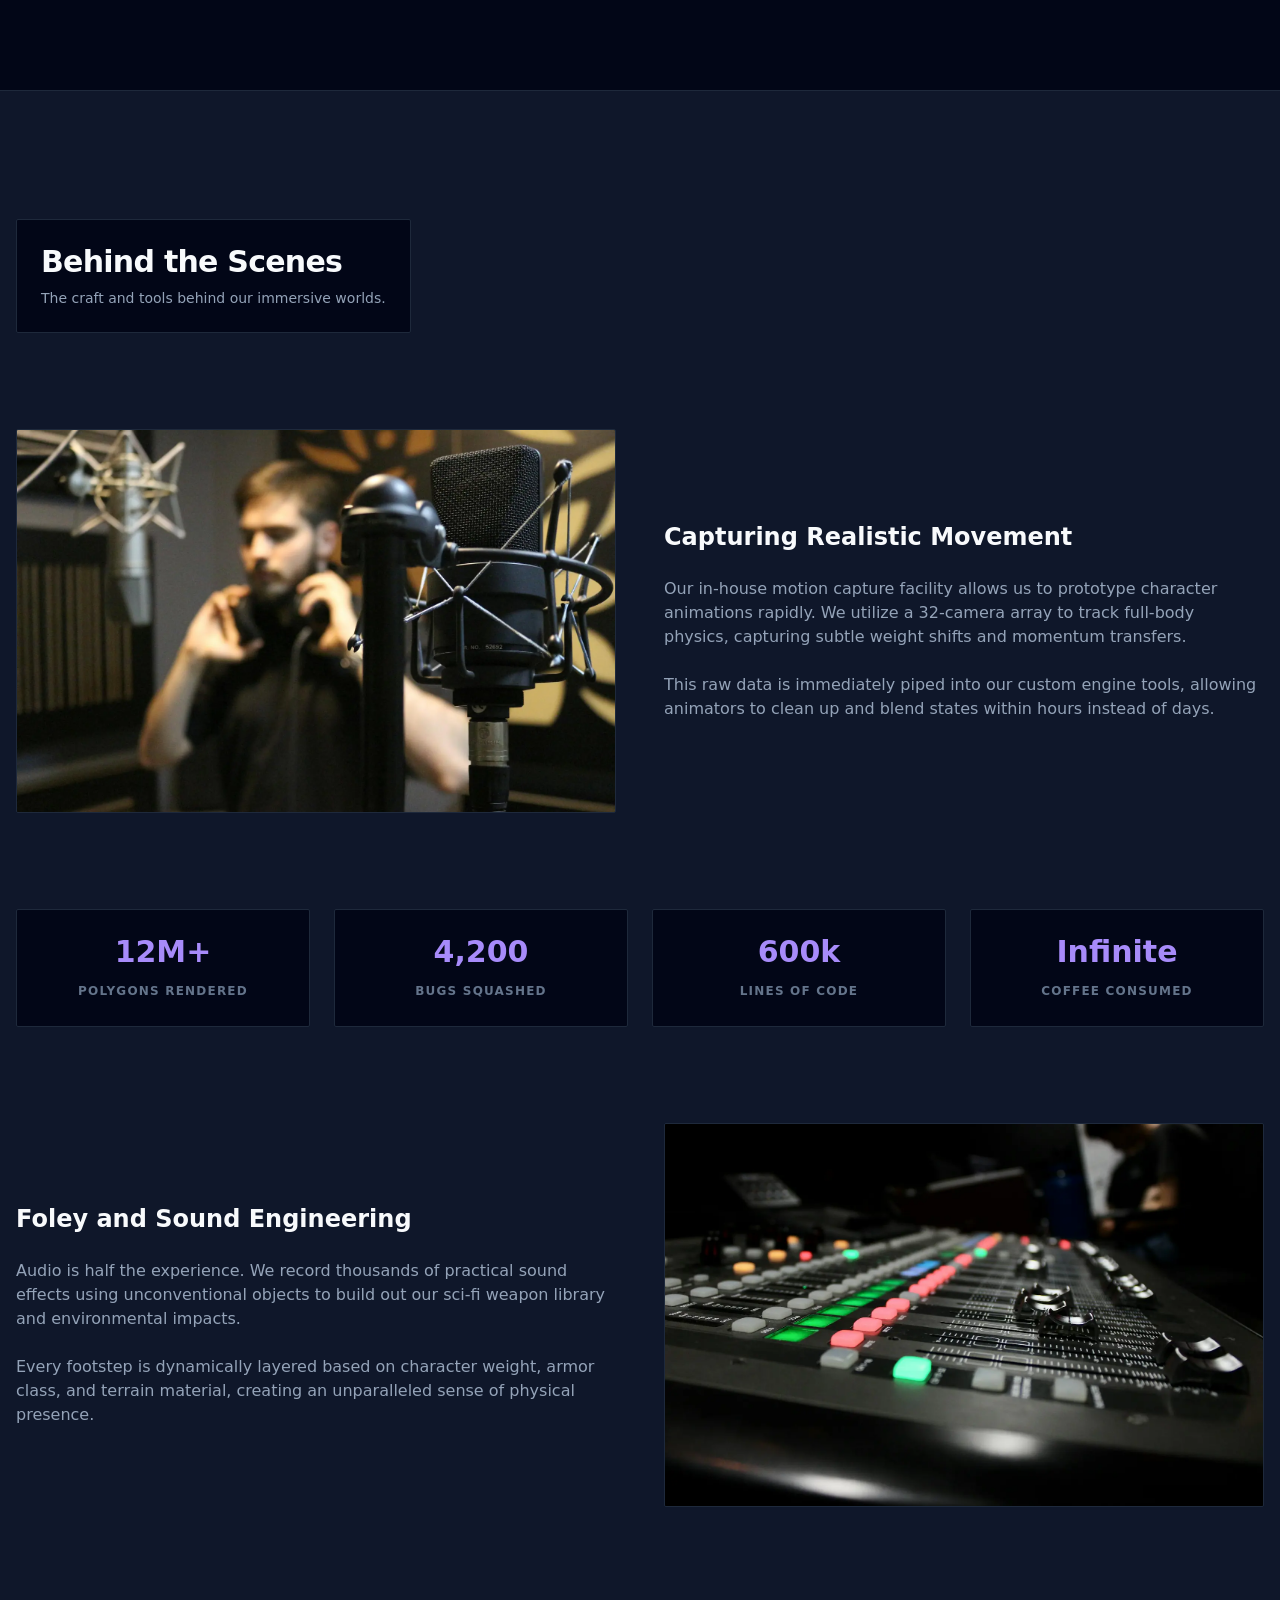
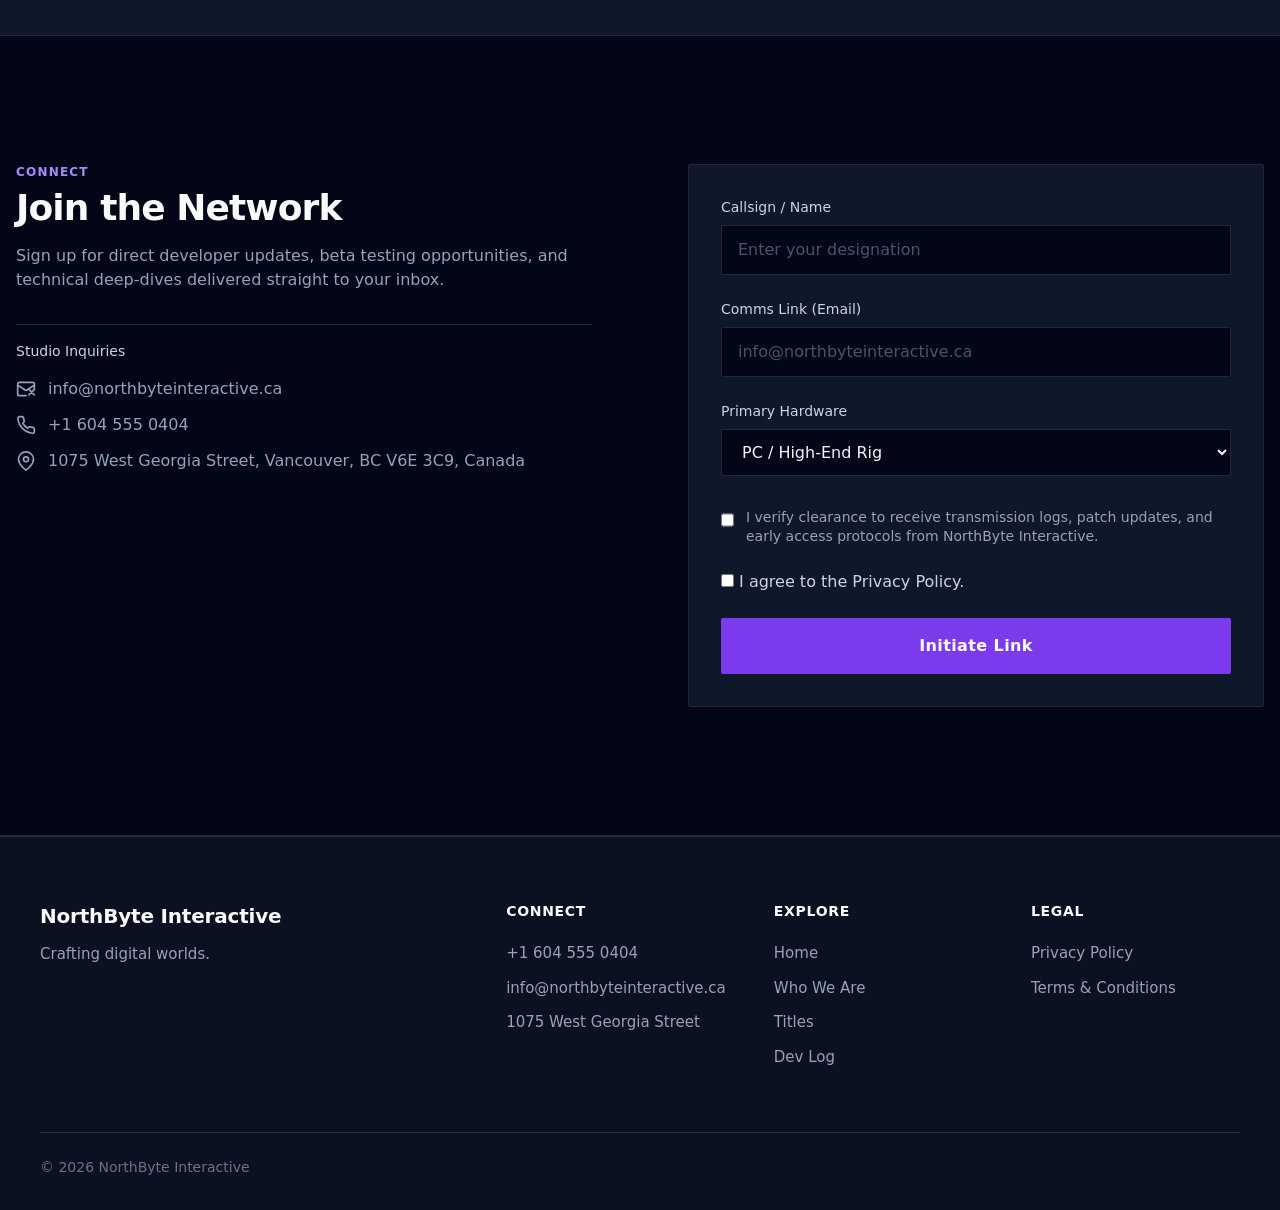
<file: dev-log.html>
<!doctype html>
<html data-page="dev-log.html" lang="en">
  <head>
    <link rel="stylesheet" href="assets/css/chrome.generated.css" />
    <script defer="" src="assets/js/chrome.generated.js"></script>

    <meta charset="utf-8" />
    <meta name="viewport" content="width=device-width, initial-scale=1" />
    <title>Dev Log | NorthByte Interactive</title>
    <meta
      name="description"
      content="Follow the development journey of our upcoming PC games. Studio developer logs, release notes, and behind the scenes content."
    />
    <link rel="icon" href="assets/brand/favicon.svg" type="image/svg+xml" />
    <meta property="og:title" content="Dev Log | NorthByte Interactive" />
    <meta
      property="og:description"
      content="Follow the development journey of our upcoming PC games. Studio developer logs, release notes, and behind the scenes content."
    />
    <meta property="og:type" content="website" />
    <meta
      property="og:url"
      content="https://northbyteinteractive.ca/dev-log.html"
    />
    <meta property="og:image" content="assets/img/devlog_hero_main.webp" />
    <link rel="stylesheet" href="assets/css/site.css" />
    <link rel="stylesheet" href="assets/css/tailwind.css" />
    <script defer="" src="assets/js/site.js"></script>
    <meta name="twitter:image" content="assets/img/devlog_hero_main.webp" />
  </head>
  <body
    class="bg-slate-950 text-slate-300 font-sans antialiased selection:bg-violet-500 selection:text-white"
  >
    <header class="site-header" data-chrome="header">
      <div class="site-header__container">
        <a class="site-brand" href="index.html">
          <svg
            class="brand-logo"
            xmlns="http://www.w3.org/2000/svg"
            width="28"
            height="28"
            viewBox="0 0 24 24"
            aria-hidden="true"
            focusable="false"
          >
            <g transform="rotate(-3 12 12)">
              <rect
                x="6"
                y="6"
                width="5.2"
                height="5.2"
                rx="1.5"
                fill="currentColor"
                stroke="currentColor"
                stroke-width="1.1"
              />
              <rect
                x="13"
                y="6"
                width="5.2"
                height="5.2"
                rx="1.5"
                fill="none"
                stroke="currentColor"
                stroke-width="2.1"
              />
              <rect
                x="6"
                y="13"
                width="5.2"
                height="5.2"
                rx="1.5"
                fill="none"
                stroke="currentColor"
                stroke-width="2.1"
              />
              <rect
                x="13"
                y="13"
                width="5.2"
                height="5.2"
                rx="1.5"
                fill="none"
                stroke="currentColor"
                stroke-width="2.1"
              />
              <path
                d="M16 6 L19 9"
                fill="none"
                stroke="currentColor"
                stroke-width="2.1"
                stroke-linecap="square"
                stroke-linejoin="miter"
              />
            </g>
          </svg>
          <span class="site-brand__text">NorthByte Interactive</span>
        </a>
        <nav class="site-nav site-nav--desktop" aria-label="Primary">
          <a class="site-nav__link" href="index.html">Home</a>
          <a class="site-nav__link" href="who-we-are.html">Who We Are</a>
          <a class="site-nav__link" href="titles.html">Titles</a>
          <a
            class="site-nav__link is-current"
            href="dev-log.html"
            aria-current="page"
            >Dev Log</a
          >
        </nav>
        <div class="site-header__actions">
          <a
            class="site-header__cta site-header__cta--secondary"
            href="who-we-are.html"
            >Contact Us</a
          >
          <button
            class="site-burger"
            type="button"
            aria-expanded="false"
            aria-controls="site-mobile-nav"
            data-burger=""
          >
            <span class="site-burger__line"></span>
            <span class="site-burger__line"></span>
            <span class="site-burger__line"></span>
            <span class="site-srOnly">Menu</span>
          </button>
        </div>
      </div>
    </header>
    <nav
      class="site-mobileNav"
      id="site-mobile-nav"
      data-mobile-nav=""
      hidden=""
      aria-label="Mobile navigation"
    >
      <div class="site-mobileNav__panel">
        <div class="site-mobileNav__top">
          <span class="site-mobileNav__brand">NorthByte</span>
          <button
            class="site-mobileNav__close"
            type="button"
            aria-label="Close menu"
            data-mobile-close=""
          >
            ×
          </button>
        </div>
        <div class="site-mobileNav__links">
          <a class="site-mobileNav__link" href="index.html">Home</a>
          <a class="site-mobileNav__link" href="who-we-are.html">Who We Are</a>
          <a class="site-mobileNav__link" href="titles.html">Titles</a>
          <a
            class="site-mobileNav__link is-current"
            href="dev-log.html"
            aria-current="page"
            >Dev Log</a
          >
        </div>
        <div class="site-mobileNav__ctaBlock">
          <a class="site-mobileNav__cta" href="who-we-are.html">Contact Us</a>
        </div>
      </div>
    </nav>

    <main>
      <!-- section#hero -->
      <section
        id="hero"
        class="bg-slate-950 py-12 lg:py-24 border-b border-slate-800"
      >
        <div class="max-w-7xl mx-auto px-6">
          <div class="grid grid-cols-1 lg:grid-cols-12 gap-6 items-center">
            <div class="lg:col-span-5 lg:pr-12 space-y-6">
              <span
                class="inline-block px-3 py-1 bg-violet-900/40 border border-violet-800 text-violet-300 text-xs font-bold uppercase tracking-widest rounded-sm"
              >
                Studio Diary
              </span>
              <h1
                class="text-4xl lg:text-6xl font-semibold text-slate-50 tracking-tight leading-tight"
              >
                System Core Online.
              </h1>
              <p class="text-lg text-slate-400 max-w-md">
                Direct access to our development notes. Explore the technical
                hurdles, design choices, and creative victories behind our
                upcoming titles.
              </p>
              <div class="flex flex-col sm:flex-row gap-4 pt-4">
                <a
                  href="#dev-log"
                  class="inline-flex justify-center items-center px-6 py-3 bg-violet-600 text-white font-medium rounded-sm hover:bg-violet-500 transition-colors"
                >
                  Read Latest Logs
                </a>
                <a
                  href="#release-notes"
                  class="inline-flex justify-center items-center px-6 py-3 bg-slate-900 border border-slate-800 text-slate-300 font-medium rounded-sm hover:bg-slate-800 transition-colors"
                >
                  View Patch Notes
                </a>
              </div>
            </div>
            <div class="lg:col-span-7 relative h-80 lg:h-[32rem]">
              <img
                src="assets/img/devlog_hero_main.webp"
                loading="lazy"
                decoding="async"
                alt="Game development environment overview"
                class="w-full h-full object-cover rounded-sm border border-slate-800 shadow-2xl"
              />
            </div>
          </div>
        </div>
      </section>

      <!-- section#dev-log -->
      <section
        id="dev-log"
        class="bg-slate-900 py-16 lg:py-32 border-b border-slate-800"
      >
        <div class="max-w-7xl mx-auto px-6">
          <div
            class="mb-16 border border-slate-800 p-6 inline-block bg-slate-950 rounded-sm"
          >
            <h2 class="text-3xl font-semibold text-slate-50 tracking-tight">
              Recent Logs
            </h2>
            <p class="text-sm text-slate-400 mt-2">
              The latest transmissions from our engineering team.
            </p>
          </div>

          <!-- Magazine asymmetric grid -->
          <div class="grid grid-cols-1 lg:grid-cols-12 gap-6">
            <!-- Dominant Feature (col-span-8) -->
            <article
              class="lg:col-span-8 bg-slate-950 border border-slate-800 rounded-sm overflow-hidden flex flex-col group"
            >
              <div
                class="h-64 lg:h-96 w-full relative overflow-hidden border-b border-slate-800"
              >
                <img
                  src="assets/img/devlog_engine_update.webp"
                  loading="lazy"
                  decoding="async"
                  alt="Game engine rendering debug view"
                  class="w-full h-full object-cover group-hover:scale-105 transition-transform duration-700"
                />
              </div>
              <div class="p-8 flex-1 flex flex-col justify-center">
                <div class="flex items-center gap-3 mb-4">
                  <span
                    class="text-violet-400 text-xs font-bold uppercase tracking-widest"
                    >Engineering</span
                  >
                  <span class="text-slate-500 text-xs font-mono">LOG 042</span>
                </div>
                <h3
                  class="text-2xl lg:text-3xl font-semibold text-slate-50 mb-4"
                >
                  Overhauling the Volumetric Render Pipeline
                </h3>
                <p class="text-slate-400 mb-6 max-w-2xl">
                  We dismantled our legacy lighting models to introduce
                  real-time volumetric fog that reacts organically to particle
                  physics. The initial performance hit was severe, but deploying
                  aggressive culling algorithms brought us back to our target
                  frame rates without sacrificing visual fidelity.
                </p>
                <div class="mt-auto">
                 
                </div>
              </div>
            </article>

            <!-- Stack of two smaller logs (col-span-4) -->
            <div class="lg:col-span-4 flex flex-col gap-6">
              <article
                class="flex-1 bg-slate-950 border border-slate-800 rounded-sm p-6 flex flex-col group"
              >
                <div
                  class="h-32 w-full mb-4 overflow-hidden rounded-sm border border-slate-800"
                >
                  <img
                    src="assets/img/devlog_level_design.webp"
                    loading="lazy"
                    decoding="async"
                    alt="Level design blocked out in engine"
                    class="w-full h-full object-cover group-hover:scale-105 transition-transform duration-700"
                  />
                </div>
                <div class="flex items-center gap-3 mb-3">
                  <span
                    class="text-violet-400 text-xs font-bold uppercase tracking-widest"
                    >Design</span
                  >
                  <span class="text-slate-500 text-xs font-mono">LOG 041</span>
                </div>
                <h3 class="text-xl font-semibold text-slate-50 mb-3">
                  Verticality in Architecture
                </h3>
                <p class="text-slate-400 text-sm mb-4">
                  Moving away from flat arena designs required a massive rethink
                  of traversal mechanics. Here is how we implemented the new
                  grip system.
                </p>
                <div class="mt-auto">
                  
                </div>
              </article>

              <article
                class="flex-1 bg-slate-950 border border-slate-800 rounded-sm p-6 flex flex-col group"
              >
                <div
                  class="h-32 w-full mb-4 overflow-hidden rounded-sm border border-slate-800"
                >
                  <img
                    src="assets/img/devlog_audio_design.webp"
                    loading="lazy"
                    decoding="async"
                    alt="Audio waveforms and mixing interface"
                    class="w-full h-full object-cover group-hover:scale-105 transition-transform duration-700"
                  />
                </div>
                <div class="flex items-center gap-3 mb-3">
                  <span
                    class="text-violet-400 text-xs font-bold uppercase tracking-widest"
                    >Audio</span
                  >
                  <span class="text-slate-500 text-xs font-mono">LOG 040</span>
                </div>
                <h3 class="text-xl font-semibold text-slate-50 mb-3">
                  Dynamic Soundscapes
                </h3>
                <p class="text-slate-400 text-sm mb-4">
                  Procedural audio generation for weather states. Rain no longer
                  loops; it calculates drop collision surfaces in real-time.
                </p>
                <div class="mt-auto">
                 
                </div>
              </article>
            </div>
          </div>
        </div>
      </section>

      <!-- section#release-notes -->
      <section
        id="release-notes"
        class="bg-slate-950 py-16 lg:py-32 border-b border-slate-800"
      >
        <div class="max-w-4xl mx-auto px-6">
          <div class="mb-16 max-w-xl">
            <span
              class="text-violet-400 text-xs font-bold uppercase tracking-widest block mb-2"
              >Changelog</span
            >
            <h2
              class="text-3xl lg:text-4xl font-semibold text-slate-50 tracking-tight mb-4"
            >
              Release Notes
            </h2>
            <p class="text-slate-400">
              Track the evolution of our early-access builds. Every hotfix,
              balance change, and major system deployment is documented right
              here.
            </p>
          </div>

          <!-- Timeline rhythm -->
          <div
            class="border-l-2 border-slate-800 ml-3 lg:ml-6 pl-8 lg:pl-12 py-4 space-y-16 relative"
          >
            <!-- Note 1 -->
            <div class="relative">
              <div
                class="absolute -left-[2.85rem] lg:-left-[3.85rem] top-1.5 w-6 h-6 bg-slate-950 border-2 border-violet-500 rounded-full"
              ></div>
              <div
                class="flex flex-col sm:flex-row sm:items-baseline gap-2 mb-4"
              >
                <h3 class="text-2xl font-semibold text-slate-50">
                  Build v0.9.4
                </h3>
                <span
                  class="text-violet-400 text-sm font-medium border border-violet-900/50 bg-violet-900/20 px-2 py-0.5 rounded-sm"
                  >Latest</span
                >
              </div>
              <div class="bg-slate-900 border border-slate-800 p-6 rounded-sm">
                <h4 class="text-slate-50 font-medium mb-3">
                  Core Systems &amp; AI
                </h4>
                <ul
                  class="space-y-2 text-slate-400 text-sm list-disc list-inside"
                >
                  <li>
                    Enemy pathfinding rewritten to utilize node-based dynamic
                    cover logic.
                  </li>
                  <li>
                    Fixed memory leak occurring during heavy physics explosions.
                  </li>
                  <li>
                    Optimized texture streaming for high-density metropolitan
                    areas.
                  </li>
                </ul>
                <h4 class="text-slate-50 font-medium mt-6 mb-3">
                  Balance Changes
                </h4>
                <ul
                  class="space-y-2 text-slate-400 text-sm list-disc list-inside"
                >
                  <li>Reduced heavy weapon stamina drain by 15%.</li>
                  <li>
                    Increased stealth detection threshold during night cycles.
                  </li>
                </ul>
              </div>
            </div>

            <!-- Note 2 -->
            <div class="relative">
              <div
                class="absolute -left-[2.85rem] lg:-left-[3.85rem] top-1.5 w-6 h-6 bg-slate-950 border-2 border-slate-700 rounded-full"
              ></div>
              <div
                class="flex flex-col sm:flex-row sm:items-baseline gap-2 mb-4"
              >
                <h3 class="text-2xl font-semibold text-slate-300">
                  Build v0.9.2
                </h3>
              </div>
              <div class="bg-slate-900 border border-slate-800 p-6 rounded-sm">
                <h4 class="text-slate-50 font-medium mb-3">
                  Hotfix Deployment
                </h4>
                <ul
                  class="space-y-2 text-slate-400 text-sm list-disc list-inside"
                >
                  <li>
                    Resolved critical crash linked to corrupted save state
                    metadata.
                  </li>
                  <li>
                    UI scaling issue on ultrawide monitors has been successfully
                    corrected.
                  </li>
                  <li>Network replication bugs for co-op sessions patched.</li>
                </ul>
              </div>
            </div>

            <!-- Note 3 -->
            <div class="relative">
              <div
                class="absolute -left-[2.85rem] lg:-left-[3.85rem] top-1.5 w-6 h-6 bg-slate-950 border-2 border-slate-700 rounded-full"
              ></div>
              <div
                class="flex flex-col sm:flex-row sm:items-baseline gap-2 mb-4"
              >
                <h3 class="text-2xl font-semibold text-slate-300">
                  Build v0.9.0
                </h3>
              </div>
              <div class="bg-slate-900 border border-slate-800 p-6 rounded-sm">
                <h4 class="text-slate-50 font-medium mb-3">
                  The "First Look" Update
                </h4>
                <ul
                  class="space-y-2 text-slate-400 text-sm list-disc list-inside"
                >
                  <li>Introduced the initial three playable sectors.</li>
                  <li>
                    Base movement mechanics, including sprint and vault logic,
                    implemented.
                  </li>
                  <li>Basic inventory logic deployed for weapon swapping.</li>
                </ul>
              </div>
            </div>
          </div>
        </div>
      </section>

      <!-- section#behind-the-scenes -->
      <section
        id="behind-the-scenes"
        class="bg-slate-900 py-16 lg:py-32 border-b border-slate-800"
      >
        <div class="max-w-7xl mx-auto px-6 space-y-16 lg:space-y-24">
          <div
            class="border border-slate-800 p-6 inline-block bg-slate-950 rounded-sm"
          >
            <h2 class="text-3xl font-semibold text-slate-50 tracking-tight">
              Behind the Scenes
            </h2>
            <p class="text-sm text-slate-400 mt-2">
              The craft and tools behind our immersive worlds.
            </p>
          </div>

          <!-- Split Section 1 -->
          <div class="grid grid-cols-1 lg:grid-cols-2 gap-12 items-center">
            <div
              class="h-80 lg:h-96 w-full border border-slate-800 rounded-sm overflow-hidden"
            >
              <img
                src="assets/img/bts_mocap.webp"
                loading="lazy"
                decoding="async"
                alt="Motion capture recording session in studio"
                class="w-full h-full object-cover"
              />
            </div>
            <div class="space-y-6">
              <h3 class="text-2xl font-semibold text-slate-50">
                Capturing Realistic Movement
              </h3>
              <p class="text-slate-400">
                Our in-house motion capture facility allows us to prototype
                character animations rapidly. We utilize a 32-camera array to
                track full-body physics, capturing subtle weight shifts and
                momentum transfers.
              </p>
              <p class="text-slate-400">
                This raw data is immediately piped into our custom engine tools,
                allowing animators to clean up and blend states within hours
                instead of days.
              </p>
            </div>
          </div>

          <!-- Stat Band -->
          <div class="grid grid-cols-2 lg:grid-cols-4 gap-6">
            <div
              class="bg-slate-950 border border-slate-800 p-6 rounded-sm text-center"
            >
              <span class="block text-3xl font-semibold text-violet-400 mb-2"
                >12M+</span
              >
              <span
                class="text-xs text-slate-500 uppercase tracking-widest font-bold"
                >Polygons Rendered</span
              >
            </div>
            <div
              class="bg-slate-950 border border-slate-800 p-6 rounded-sm text-center"
            >
              <span class="block text-3xl font-semibold text-violet-400 mb-2"
                >4,200</span
              >
              <span
                class="text-xs text-slate-500 uppercase tracking-widest font-bold"
                >Bugs Squashed</span
              >
            </div>
            <div
              class="bg-slate-950 border border-slate-800 p-6 rounded-sm text-center"
            >
              <span class="block text-3xl font-semibold text-violet-400 mb-2"
                >600k</span
              >
              <span
                class="text-xs text-slate-500 uppercase tracking-widest font-bold"
                >Lines of Code</span
              >
            </div>
            <div
              class="bg-slate-950 border border-slate-800 p-6 rounded-sm text-center"
            >
              <span class="block text-3xl font-semibold text-violet-400 mb-2"
                >Infinite</span
              >
              <span
                class="text-xs text-slate-500 uppercase tracking-widest font-bold"
                >Coffee Consumed</span
              >
            </div>
          </div>

          <!-- Split Section 2 (reversed) -->
          <div class="grid grid-cols-1 lg:grid-cols-2 gap-12 items-center">
            <div class="order-2 lg:order-1 space-y-6">
              <h3 class="text-2xl font-semibold text-slate-50">
                Foley and Sound Engineering
              </h3>
              <p class="text-slate-400">
                Audio is half the experience. We record thousands of practical
                sound effects using unconventional objects to build out our
                sci-fi weapon library and environmental impacts.
              </p>
              <p class="text-slate-400">
                Every footstep is dynamically layered based on character weight,
                armor class, and terrain material, creating an unparalleled
                sense of physical presence.
              </p>
            </div>
            <div
              class="order-1 lg:order-2 h-80 lg:h-96 w-full border border-slate-800 rounded-sm overflow-hidden"
            >
              <img
                src="assets/img/bts_audio.webp"
                loading="lazy"
                decoding="async"
                alt="Audio recording studio mixing desk"
                class="w-full h-full object-cover"
              />
            </div>
          </div>
        </div>
      </section>

      <!-- section#contact -->
      <section
        id="contact"
        class="bg-slate-950 py-16 lg:py-32 border-b border-slate-800"
      >
        <div class="max-w-7xl mx-auto px-6">
          <div class="grid grid-cols-1 lg:grid-cols-2 gap-12 lg:gap-24">
            <!-- Contact Info & Pitch -->
            <div class="space-y-8">
              <div>
                <span
                  class="text-violet-400 text-xs font-bold uppercase tracking-widest block mb-2"
                  >Connect</span
                >
                <h2
                  class="text-3xl lg:text-4xl font-semibold text-slate-50 tracking-tight mb-4"
                >
                  Join the Network
                </h2>
                <p class="text-slate-400">
                  Sign up for direct developer updates, beta testing
                  opportunities, and technical deep-dives delivered straight to
                  your inbox.
                </p>
              </div>

              <div class="space-y-4 pt-4 border-t border-slate-800">
                <p class="text-sm font-medium text-slate-300">
                  Studio Inquiries
                </p>
                <div class="space-y-3">
                  <a
                    href="mailto:info@northbyteinteractive.ca"
                    class="flex items-center gap-3 text-slate-400 hover:text-violet-400 transition-colors"
                  >
                    <svg
                      class="w-5 h-5"
                      viewBox="0 0 24 24"
                      fill="none"
                      stroke="currentColor"
                      stroke-width="2"
                      stroke-linecap="round"
                      stroke-linejoin="round"
                    >
                      <path
                        d="M22 13V6a2 2 0 0 0-2-2H4a2 2 0 0 0-2 2v12a2 2 0 0 0 2 2h8m10-7.5-6.5 6.5m0-6.5 6.5 6.5M3 8l7.89 5.26a2 2 0 0 0 2.22 0L21 8"
                      ></path>
                    </svg>
                    <span>info@northbyteinteractive.ca</span>
                  </a>
                  <a
                    href="tel:+16045550404"
                    class="flex items-center gap-3 text-slate-400 hover:text-violet-400 transition-colors"
                  >
                    <svg
                      class="w-5 h-5"
                      viewBox="0 0 24 24"
                      fill="none"
                      stroke="currentColor"
                      stroke-width="2"
                      stroke-linecap="round"
                      stroke-linejoin="round"
                    >
                      <path
                        d="M22 16.92v3a2 2 0 0 1-2.18 2 19.79 19.79 0 0 1-8.63-3.07 19.5 19.5 0 0 1-6-6 19.79 19.79 0 0 1-3.07-8.67A2 2 0 0 1 4.11 2h3a2 2 0 0 1 2 1.72 12.84 12.84 0 0 0 .7 2.81 2 2 0 0 1-.45 2.11L8.09 9.91a16 16 0 0 0 6 6l1.27-1.27a2 2 0 0 1 2.11-.45 12.84 12.84 0 0 0 2.81.7A2 2 0 0 1 22 16.92z"
                      ></path>
                    </svg>
                    <span>+1 604 555 0404</span>
                  </a>
                  <a
                    href="https://maps.app.goo.gl/xXYFh8uVacPfMRAQ6"
                    target="_blank"
                    rel="noopener noreferrer"
                    class="flex items-start gap-3 text-slate-400 hover:text-violet-400 transition-colors"
                  >
                    <svg
                      class="w-5 h-5 shrink-0 mt-0.5"
                      viewBox="0 0 24 24"
                      fill="none"
                      stroke="currentColor"
                      stroke-width="2"
                      stroke-linecap="round"
                      stroke-linejoin="round"
                    >
                      <path
                        d="M21 10c0 7-9 13-9 13s-9-6-9-13a9 9 0 0 1 18 0z"
                      ></path>
                      <circle cx="12" cy="10" r="3"></circle>
                    </svg>
                    <span
                      >1075 West Georgia Street, Vancouver, BC V6E 3C9,
                      Canada</span
                    >
                  </a>
                </div>
              </div>
            </div>

            <!-- Real Form Box -->
            <div
              class="bg-slate-900 border border-slate-800 p-8 rounded-sm shadow-xl"
            >
              <form action="thanks_form.php" method="post" class="space-y-6">
                <div class="space-y-2">
                  <label
                    for="fullName"
                    class="block text-sm font-medium text-slate-300"
                    >Callsign / Name</label
                  >
                  <input
                    type="text"
                    id="fullName"
                    name="fullName"
                    required=""
                    class="w-full bg-slate-950 border border-slate-800 rounded-sm px-4 py-3 text-slate-100 placeholder-slate-600 focus:outline-none focus:border-violet-500 focus:ring-1 focus:ring-violet-500 transition-colors"
                    placeholder="Enter your designation"
                  />
                </div>

                <div class="space-y-2">
                  <label
                    for="emailAddr"
                    class="block text-sm font-medium text-slate-300"
                    >Comms Link (Email)</label
                  >
                  <input
                    type="email"
                    id="emailAddr"
                    name="emailAddr"
                    required=""
                    class="w-full bg-slate-950 border border-slate-800 rounded-sm px-4 py-3 text-slate-100 placeholder-slate-600 focus:outline-none focus:border-violet-500 focus:ring-1 focus:ring-violet-500 transition-colors"
                    placeholder="info@northbyteinteractive.ca"
                  />
                </div>

                <div class="space-y-2">
                  <label
                    for="platform"
                    class="block text-sm font-medium text-slate-300"
                    >Primary Hardware</label
                  >
                  <select
                    id="platform"
                    name="platform"
                    class="w-full bg-slate-950 border border-slate-800 rounded-sm px-4 py-3 text-slate-100 focus:outline-none focus:border-violet-500 focus:ring-1 focus:ring-violet-500 transition-colors"
                  >
                    <option value="pc">PC / High-End Rig</option>
                    <option value="laptop">Gaming Laptop</option>
                    <option value="handheld">PC Handheld System</option>
                    <option value="other">Other</option>
                  </select>
                </div>

                <div class="flex items-start gap-3 pt-2">
                  <input
                    type="checkbox"
                    id="optIn"
                    name="optIn"
                    required=""
                    class="mt-1 w-4 h-4 rounded-sm bg-slate-950 border-slate-800 text-violet-600 focus:ring-violet-500 focus:ring-offset-slate-900"
                  />
                  <label
                    for="optIn"
                    class="text-sm text-slate-400 leading-snug"
                  >
                    I verify clearance to receive transmission logs, patch
                    updates, and early access protocols from NorthByte
                    Interactive.
                  </label>
                </div>

                <div class="form-privacy">
                  <label class="privacy-label">
                    <input type="checkbox" name="privacyAccepted" required="" />
                    <span
                      >I agree to the
                      <a
                        href="privacy-policy.html"
                        target="_blank"
                        rel="noopener"
                        >Privacy Policy</a
                      >.</span
                    >
                  </label>
                </div>
                <button
                  type="submit"
                  class="w-full py-4 bg-violet-600 hover:bg-violet-500 text-white font-semibold rounded-sm transition-colors text-center tracking-wide"
                >
                  Initiate Link
                </button>
              </form>
            </div>
          </div>
        </div>
      </section>
    </main>

    <footer class="site-footer" data-chrome="footer" aria-label="Site Footer">
      <div class="site-footer__inner">
        <div class="site-footer__brandCol">
          <strong class="site-footer__brand">NorthByte Interactive</strong>
          <p class="site-footer__summary">Crafting digital worlds.</p>
        </div>
        <div class="site-footer__contactCol">
          <span class="site-footer__heading">Connect</span>
          <div class="site-footer__contact">
            <a class="site-footer__contactLink" href="tel:+16045550404"
              >+1 604 555 0404</a
            >
            <a
              class="site-footer__contactLink"
              href="mailto:info@northbyteinteractive.ca"
              >info@northbyteinteractive.ca</a
            >
            <a
              class="site-footer__contactLink"
              href="https://maps.app.goo.gl/xXYFh8uVacPfMRAQ6"
              target="_blank"
              rel="noopener"
              >1075 West Georgia Street</a
            >
          </div>
        </div>
        <div class="site-footer__navCol">
          <span class="site-footer__heading">Explore</span>
          <div class="site-footer__links">
            <a class="site-footer__link" href="index.html">Home</a>
            <a class="site-footer__link" href="who-we-are.html">Who We Are</a>
            <a class="site-footer__link" href="titles.html">Titles</a>
            <a class="site-footer__link" href="dev-log.html">Dev Log</a>
          </div>
        </div>
        <div class="site-footer__legalCol">
          <span class="site-footer__heading">Legal</span>
          <div class="site-footer__links">
            <a class="site-footer__link" href="privacy-policy.html"
              >Privacy Policy</a
            >
            <a class="site-footer__link" href="terms-conditions.html"
              >Terms &amp; Conditions</a
            >
          </div>
        </div>
      </div>
      <div class="site-footer__bottom">
        <span class="site-footer__copy">© 2026 NorthByte Interactive</span>
      </div>
    </footer>
  </body>
</html>
</file>
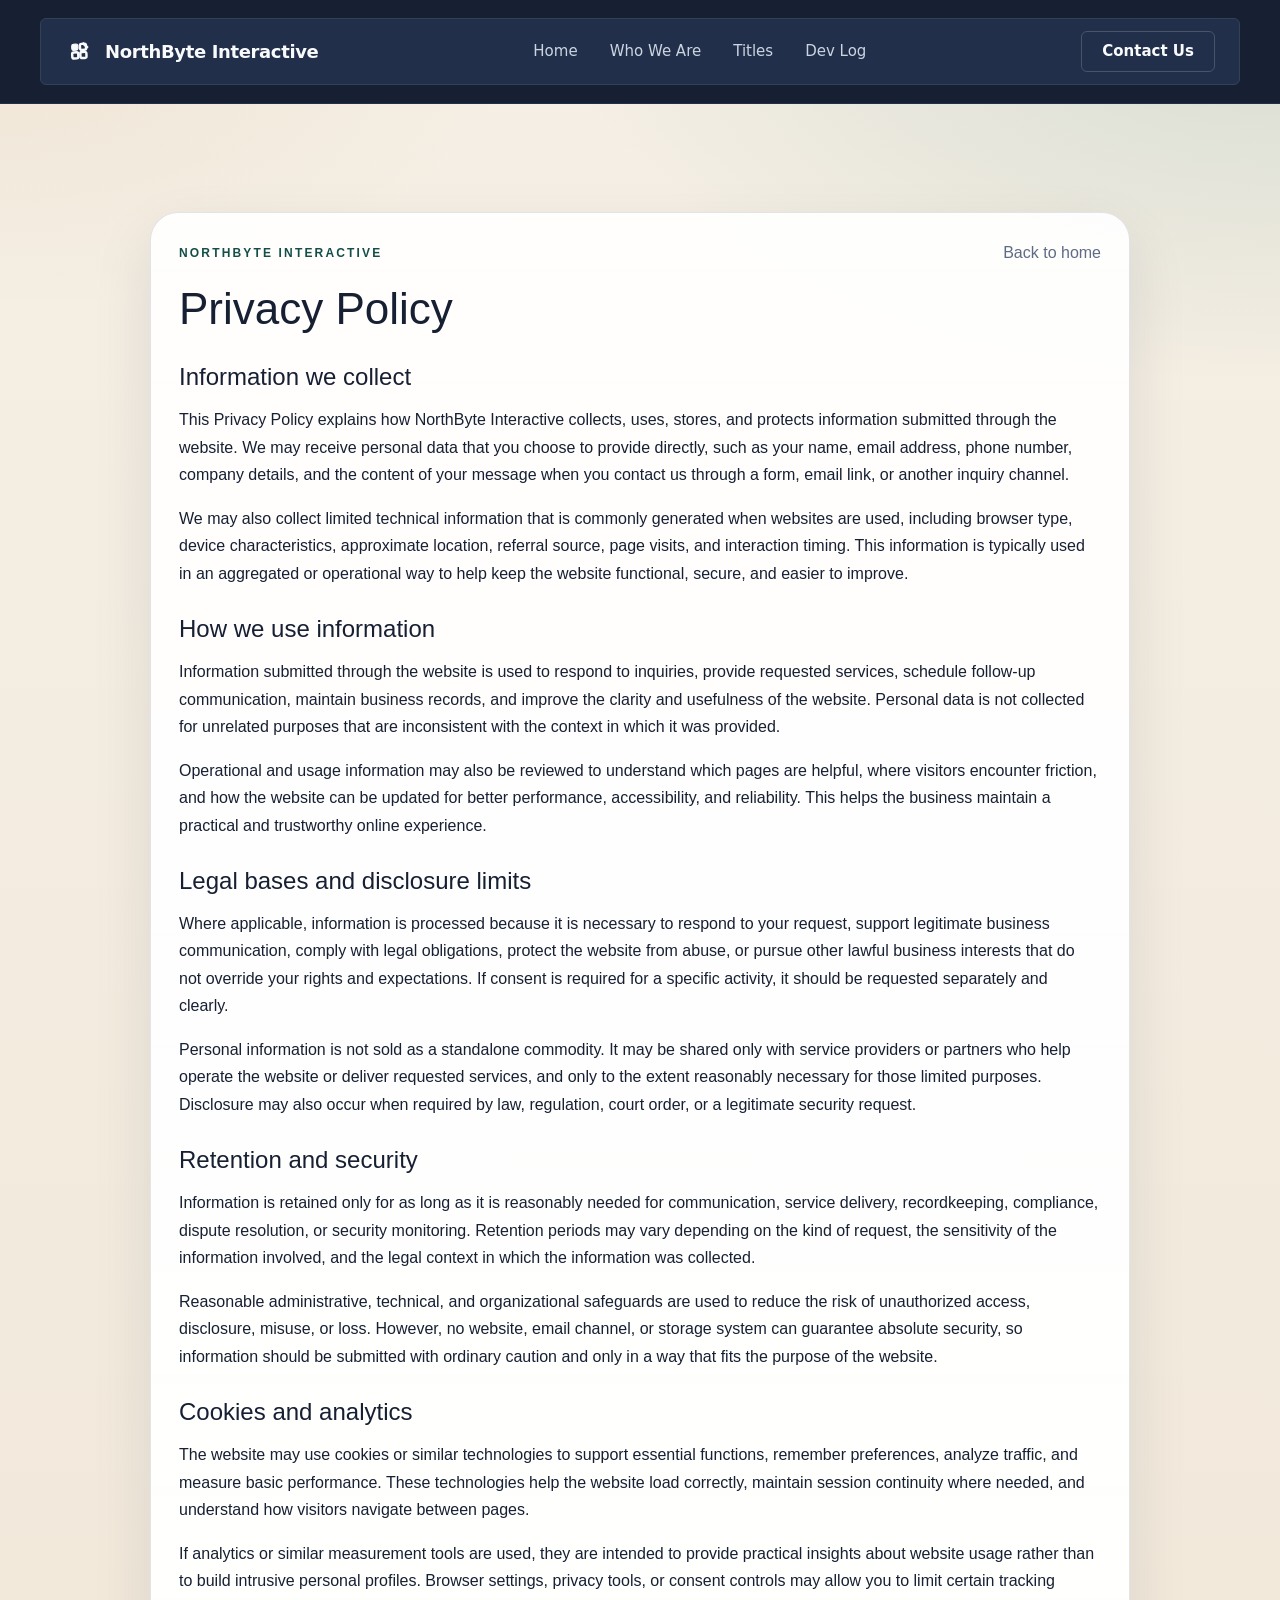
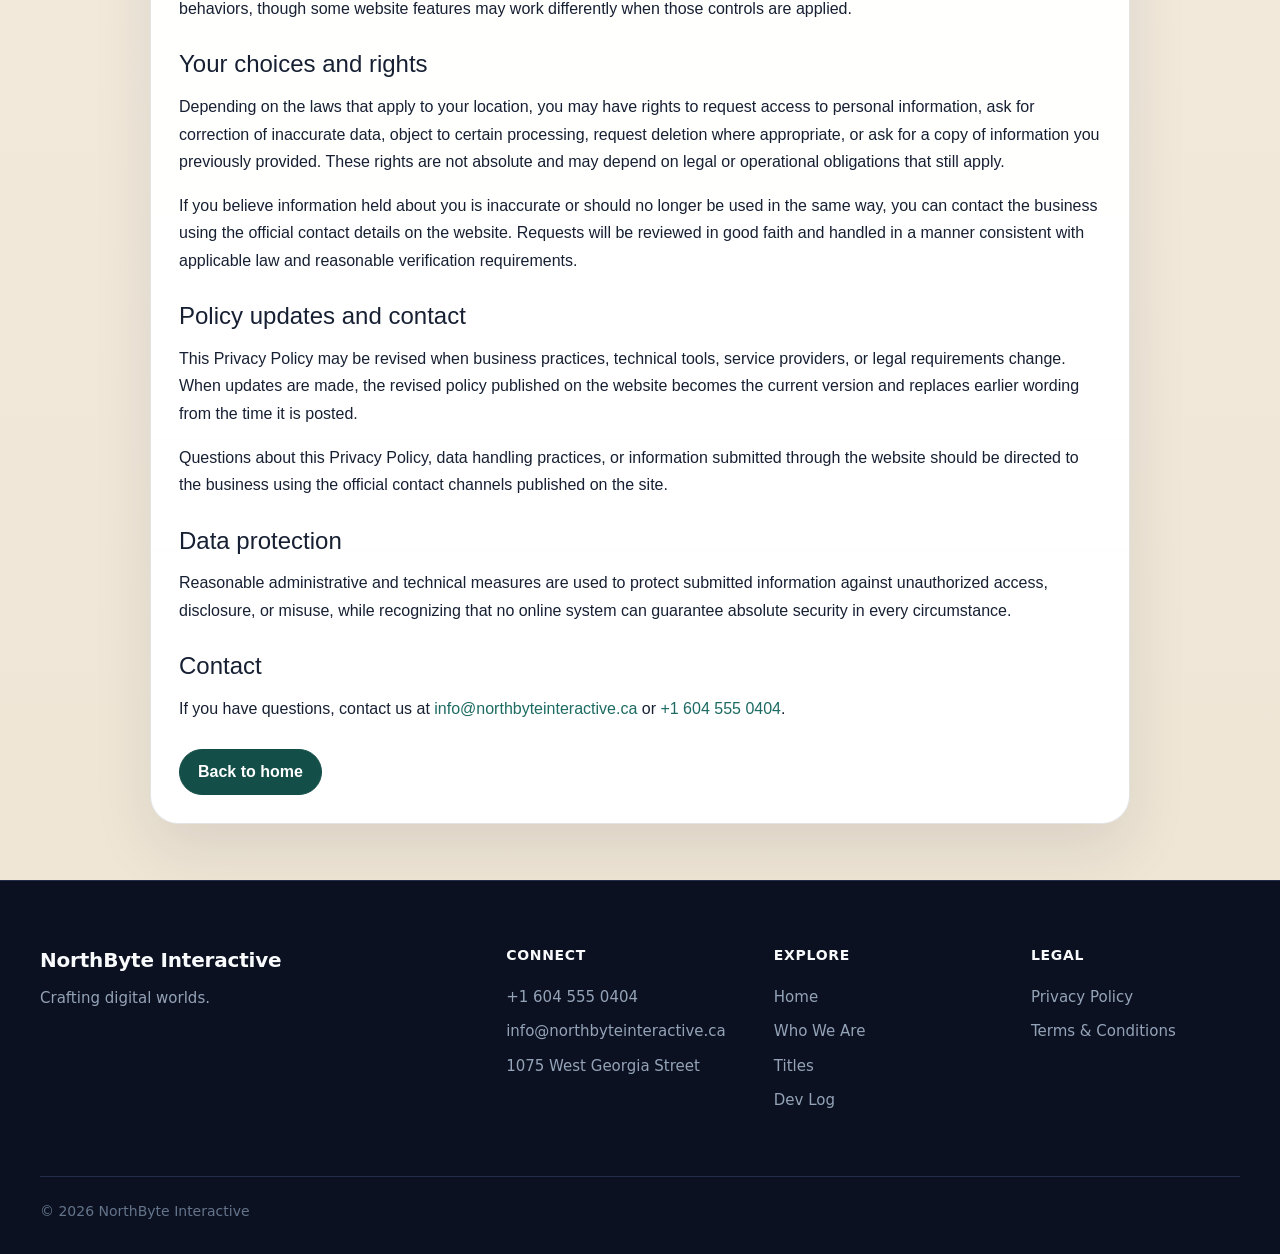
<file: privacy-policy.html>
<!DOCTYPE html><html data-page="privacy-policy.html" lang="en"><head>
<link rel="stylesheet" href="assets/css/chrome.generated.css">
<script defer="" src="assets/js/chrome.generated.js"></script>

  <meta charset="utf-8">
  <meta name="viewport" content="width=device-width, initial-scale=1">
  <title>Privacy Policy - NorthByte Interactive</title>
  <meta name="description" content="Read the Privacy Policy for NorthByte Interactive, including how website information is collected, used, and protected.">
  <meta name="robots" content="noindex, follow">
  <link rel="icon" href="assets/brand/favicon.svg" type="image/svg+xml">
  <link rel="stylesheet" href="assets/css/site.css">
  <link rel="stylesheet" href="assets/css/tailwind.css">
  <script defer="" src="assets/js/site.js"></script>
  <link rel="stylesheet" href="assets/css/special-pages.css">
<meta property="og:image" content="assets/img/about_office.webp"><meta name="twitter:image" content="assets/img/about_office.webp"><meta property="og:title" content="Privacy Policy - NorthByte Interactive"><meta property="og:description" content="Read the Privacy Policy for NorthByte Interactive, including how website information is collected, used, and protected."><meta property="og:type" content="website"><meta property="og:url" content="https://northbyteinteractive.ca/privacy-policy.html"></head>
<body class="utility-page utility-page--privacy utility-page--with-header">
<header class="site-header" data-chrome="header">
  <div class="site-header__container">
    <a class="site-brand" href="index.html">
      <svg class="brand-logo" xmlns="http://www.w3.org/2000/svg" width="28" height="28" viewBox="0 0 24 24" aria-hidden="true" focusable="false"><g transform="rotate(-3 12 12)"><rect x="6" y="6" width="5.2" height="5.2" rx="1.5" fill="currentColor" stroke="currentColor" stroke-width="1.1"/><rect x="13" y="6" width="5.2" height="5.2" rx="1.5" fill="none" stroke="currentColor" stroke-width="2.1"/><rect x="6" y="13" width="5.2" height="5.2" rx="1.5" fill="none" stroke="currentColor" stroke-width="2.1"/><rect x="13" y="13" width="5.2" height="5.2" rx="1.5" fill="none" stroke="currentColor" stroke-width="2.1"/><path d="M16 6 L19 9" fill="none" stroke="currentColor" stroke-width="2.1" stroke-linecap="square" stroke-linejoin="miter"/></g></svg>
      <span class="site-brand__text">NorthByte Interactive</span>
    </a>
    <nav class="site-nav site-nav--desktop" aria-label="Primary">
      <a class="site-nav__link" href="index.html">Home</a>
      <a class="site-nav__link" href="who-we-are.html">Who We Are</a>
      <a class="site-nav__link" href="titles.html">Titles</a>
      <a class="site-nav__link" href="dev-log.html">Dev Log</a>
    </nav>
    <div class="site-header__actions">
      <a class="site-header__cta site-header__cta--secondary" href="who-we-are.html">Contact Us</a>
      <button class="site-burger" type="button" aria-expanded="false" aria-controls="site-mobile-nav" data-burger="">
        <span class="site-burger__line"></span>
        <span class="site-burger__line"></span>
        <span class="site-burger__line"></span>
        <span class="site-srOnly">Menu</span>
      </button>
    </div>
  </div>
</header>
<nav class="site-mobileNav" id="site-mobile-nav" data-mobile-nav="" hidden="" aria-label="Mobile navigation">
  <div class="site-mobileNav__panel">
    <div class="site-mobileNav__top">
      <span class="site-mobileNav__brand">NorthByte</span>
      <button class="site-mobileNav__close" type="button" aria-label="Close menu" data-mobile-close="">×</button>
    </div>
    <div class="site-mobileNav__links">
      <a class="site-mobileNav__link" href="index.html">Home</a>
      <a class="site-mobileNav__link" href="who-we-are.html">Who We Are</a>
      <a class="site-mobileNav__link" href="titles.html">Titles</a>
      <a class="site-mobileNav__link" href="dev-log.html">Dev Log</a>
    </div>
    <div class="site-mobileNav__ctaBlock">
      <a class="site-mobileNav__cta" href="who-we-are.html">Contact Us</a>
    </div>
  </div>
</nav>


<main class="utility-shell">
  <section class="utility-card">
    <div class="utility-meta">
      <p class="utility-kicker">NorthByte Interactive</p>
      <a class="utility-link" href="index.html">Back to home</a>
    </div>
    <article class="utility-prose"><h1>Privacy Policy</h1>
<h2>Information we collect</h2>
<p>This Privacy Policy explains how NorthByte Interactive collects, uses, stores, and protects information submitted through the website. We may receive personal data that you choose to provide directly, such as your name, email address, phone number, company details, and the content of your message when you contact us through a form, email link, or another inquiry channel.</p>
<p>We may also collect limited technical information that is commonly generated when websites are used, including browser type, device characteristics, approximate location, referral source, page visits, and interaction timing. This information is typically used in an aggregated or operational way to help keep the website functional, secure, and easier to improve.</p>
<h2>How we use information</h2>
<p>Information submitted through the website is used to respond to inquiries, provide requested services, schedule follow-up communication, maintain business records, and improve the clarity and usefulness of the website. Personal data is not collected for unrelated purposes that are inconsistent with the context in which it was provided.</p>
<p>Operational and usage information may also be reviewed to understand which pages are helpful, where visitors encounter friction, and how the website can be updated for better performance, accessibility, and reliability. This helps the business maintain a practical and trustworthy online experience.</p>
<h2>Legal bases and disclosure limits</h2>
<p>Where applicable, information is processed because it is necessary to respond to your request, support legitimate business communication, comply with legal obligations, protect the website from abuse, or pursue other lawful business interests that do not override your rights and expectations. If consent is required for a specific activity, it should be requested separately and clearly.</p>
<p>Personal information is not sold as a standalone commodity. It may be shared only with service providers or partners who help operate the website or deliver requested services, and only to the extent reasonably necessary for those limited purposes. Disclosure may also occur when required by law, regulation, court order, or a legitimate security request.</p>
<h2>Retention and security</h2>
<p>Information is retained only for as long as it is reasonably needed for communication, service delivery, recordkeeping, compliance, dispute resolution, or security monitoring. Retention periods may vary depending on the kind of request, the sensitivity of the information involved, and the legal context in which the information was collected.</p>
<p>Reasonable administrative, technical, and organizational safeguards are used to reduce the risk of unauthorized access, disclosure, misuse, or loss. However, no website, email channel, or storage system can guarantee absolute security, so information should be submitted with ordinary caution and only in a way that fits the purpose of the website.</p>
<h2>Cookies and analytics</h2>
<p>The website may use cookies or similar technologies to support essential functions, remember preferences, analyze traffic, and measure basic performance. These technologies help the website load correctly, maintain session continuity where needed, and understand how visitors navigate between pages.</p>
<p>If analytics or similar measurement tools are used, they are intended to provide practical insights about website usage rather than to build intrusive personal profiles. Browser settings, privacy tools, or consent controls may allow you to limit certain tracking behaviors, though some website features may work differently when those controls are applied.</p>
<h2>Your choices and rights</h2>
<p>Depending on the laws that apply to your location, you may have rights to request access to personal information, ask for correction of inaccurate data, object to certain processing, request deletion where appropriate, or ask for a copy of information you previously provided. These rights are not absolute and may depend on legal or operational obligations that still apply.</p>
<p>If you believe information held about you is inaccurate or should no longer be used in the same way, you can contact the business using the official contact details on the website. Requests will be reviewed in good faith and handled in a manner consistent with applicable law and reasonable verification requirements.</p>
<h2>Policy updates and contact</h2>
<p>This Privacy Policy may be revised when business practices, technical tools, service providers, or legal requirements change. When updates are made, the revised policy published on the website becomes the current version and replaces earlier wording from the time it is posted.</p>
<p>Questions about this Privacy Policy, data handling practices, or information submitted through the website should be directed to the business using the official contact channels published on the site.</p>
<h2>Data protection</h2>
<p>Reasonable administrative and technical measures are used to protect submitted information against unauthorized access, disclosure, or misuse, while recognizing that no online system can guarantee absolute security in every circumstance.</p>
<h2>Contact</h2>
<p>If you have questions, contact us at <a href="mailto:info@northbyteinteractive.ca">info@northbyteinteractive.ca</a> or <a href="tel:+16045550404">+1 604 555 0404</a>.</p></article>
    <div class="utility-actions">
      <a class="utility-button" href="index.html">Back to home</a>
    </div>
  </section>
</main>




<footer class="site-footer" data-chrome="footer" aria-label="Site Footer">
  <div class="site-footer__inner">
    <div class="site-footer__brandCol">
      <strong class="site-footer__brand">NorthByte Interactive</strong>
      <p class="site-footer__summary">Crafting digital worlds.</p>
    </div>
    <div class="site-footer__contactCol">
      <span class="site-footer__heading">Connect</span>
      <div class="site-footer__contact">
        <a class="site-footer__contactLink" href="tel:+16045550404">+1 604 555 0404</a>
        <a class="site-footer__contactLink" href="mailto:info@northbyteinteractive.ca">info@northbyteinteractive.ca</a>
        <a class="site-footer__contactLink" href="https://maps.app.goo.gl/xXYFh8uVacPfMRAQ6" target="_blank" rel="noopener">1075 West Georgia Street</a>
      </div>
    </div>
    <div class="site-footer__navCol">
      <span class="site-footer__heading">Explore</span>
      <div class="site-footer__links">
        <a class="site-footer__link" href="index.html">Home</a>
        <a class="site-footer__link" href="who-we-are.html">Who We Are</a>
        <a class="site-footer__link" href="titles.html">Titles</a>
        <a class="site-footer__link" href="dev-log.html">Dev Log</a>
      </div>
    </div>
    <div class="site-footer__legalCol">
      <span class="site-footer__heading">Legal</span>
      <div class="site-footer__links">
        <a class="site-footer__link" href="privacy-policy.html">Privacy Policy</a>
        <a class="site-footer__link" href="terms-conditions.html">Terms &amp; Conditions</a>
      </div>
    </div>
  </div>
  <div class="site-footer__bottom">
    <span class="site-footer__copy">© 2026 NorthByte Interactive</span>
  </div>
</footer>
</body></html>
</file>
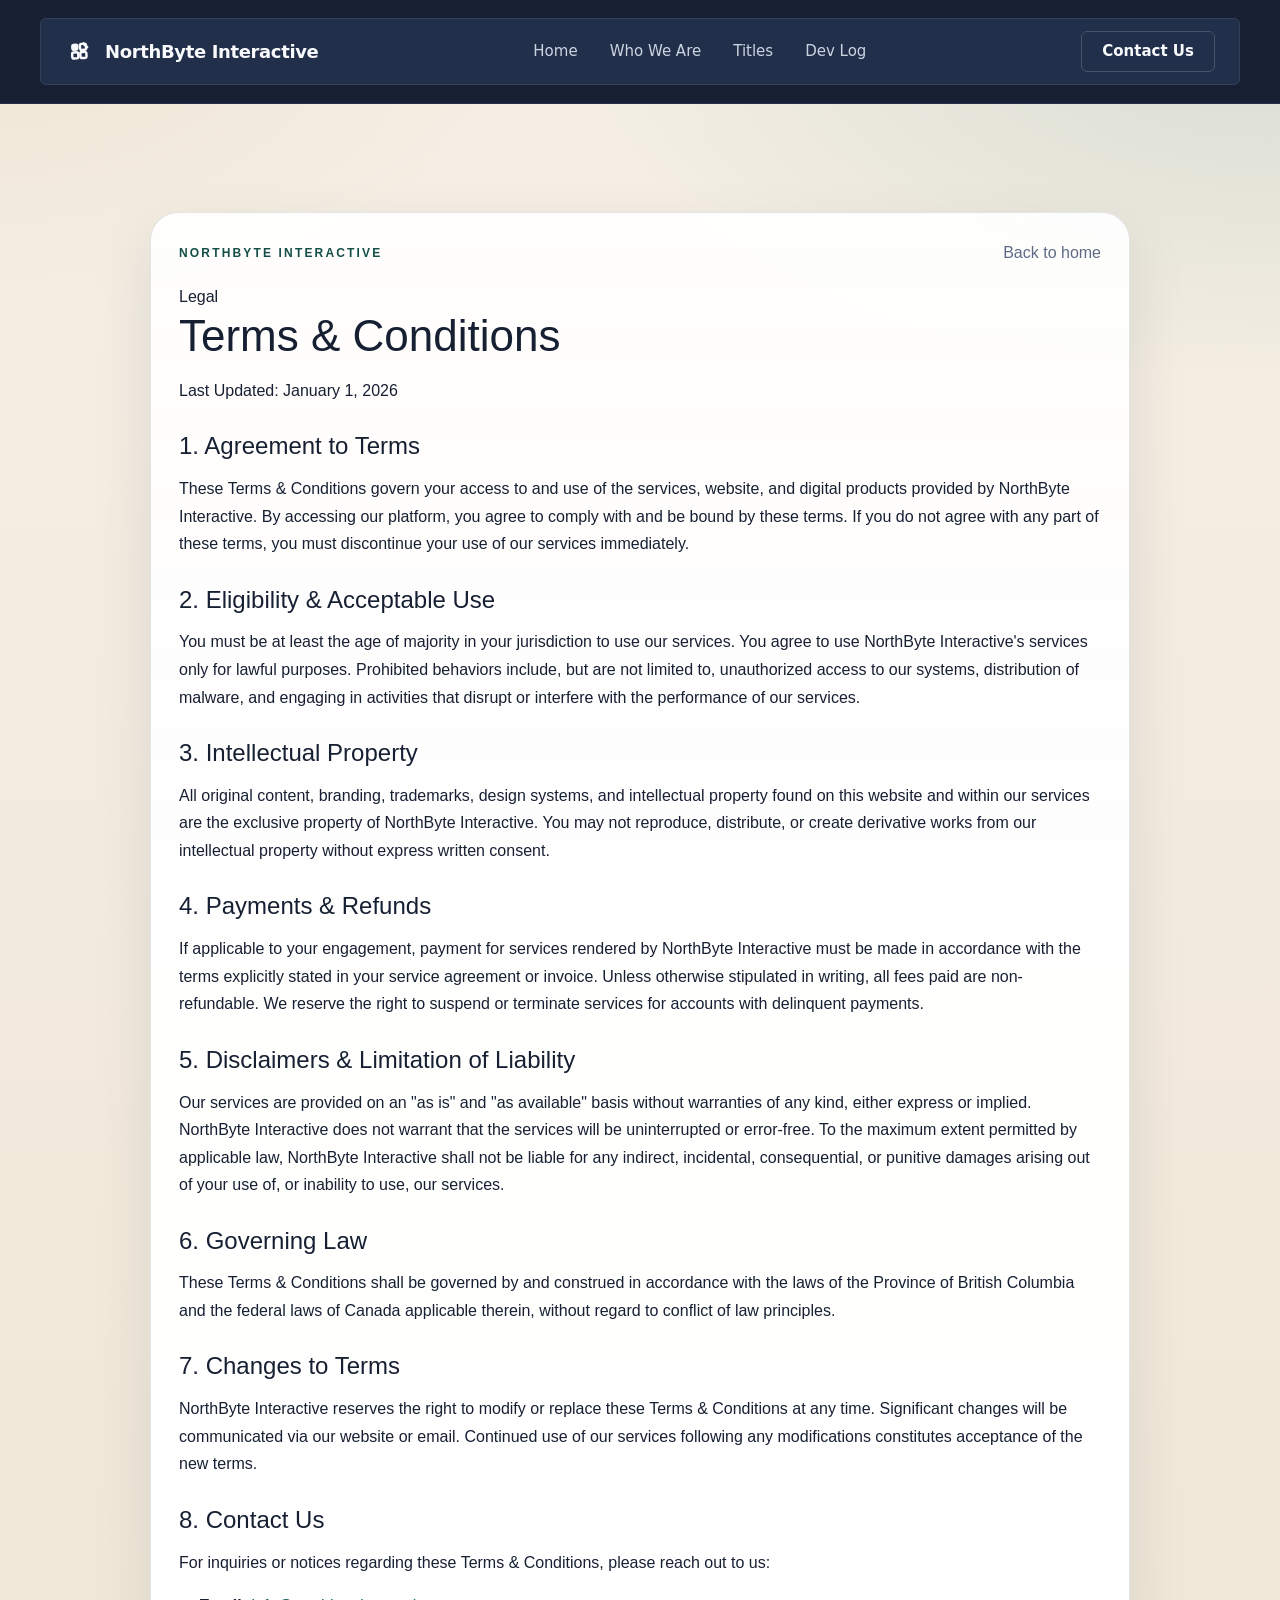
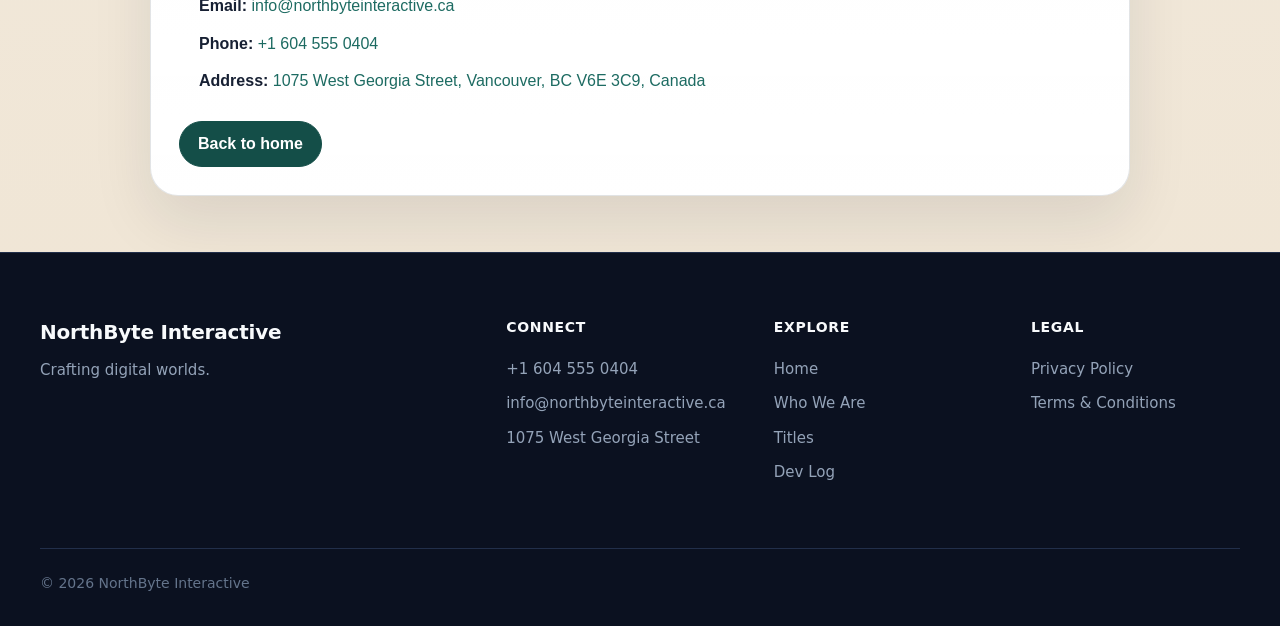
<file: terms-conditions.html>
<!doctype html>
<html data-page="terms-conditions.html" lang="en">
  <head>
    <link rel="stylesheet" href="assets/css/chrome.generated.css" />
    <script defer="" src="assets/js/chrome.generated.js"></script>

    <meta charset="utf-8" />
    <meta name="viewport" content="width=device-width, initial-scale=1" />
    <title>Terms &amp; Conditions - NorthByte Interactive</title>
    <meta
      name="description"
      content="Review the Terms &amp; Conditions for NorthByte Interactive, including website use, responsibilities, and contact details."
    />
    <meta name="robots" content="noindex, follow" />
    <link rel="icon" href="assets/brand/favicon.svg" type="image/svg+xml" />
    <link rel="stylesheet" href="assets/css/site.css" />
    <link rel="stylesheet" href="assets/css/tailwind.css" />
    <script defer="" src="assets/js/site.js"></script>
    <link rel="stylesheet" href="assets/css/special-pages.css" />
    <meta property="og:image" content="assets/img/about_office.webp" />
    <meta name="twitter:image" content="assets/img/about_office.webp" />
    <meta
      property="og:title"
      content="Terms &amp; Conditions - NorthByte Interactive"
    />
    <meta
      property="og:description"
      content="Review the Terms &amp; Conditions for NorthByte Interactive, including website use, responsibilities, and contact details."
    />
    <meta property="og:type" content="website" />
    <meta
      property="og:url"
      content="https://northbyteinteractive.ca/terms-conditions.html"
    />
  </head>
  <body class="utility-page utility-page--terms utility-page--with-header">
    <header class="site-header" data-chrome="header">
      <div class="site-header__container">
        <a class="site-brand" href="index.html">
          <svg
            class="brand-logo"
            xmlns="http://www.w3.org/2000/svg"
            width="28"
            height="28"
            viewBox="0 0 24 24"
            aria-hidden="true"
            focusable="false"
          >
            <g transform="rotate(-3 12 12)">
              <rect
                x="6"
                y="6"
                width="5.2"
                height="5.2"
                rx="1.5"
                fill="currentColor"
                stroke="currentColor"
                stroke-width="1.1"
              />
              <rect
                x="13"
                y="6"
                width="5.2"
                height="5.2"
                rx="1.5"
                fill="none"
                stroke="currentColor"
                stroke-width="2.1"
              />
              <rect
                x="6"
                y="13"
                width="5.2"
                height="5.2"
                rx="1.5"
                fill="none"
                stroke="currentColor"
                stroke-width="2.1"
              />
              <rect
                x="13"
                y="13"
                width="5.2"
                height="5.2"
                rx="1.5"
                fill="none"
                stroke="currentColor"
                stroke-width="2.1"
              />
              <path
                d="M16 6 L19 9"
                fill="none"
                stroke="currentColor"
                stroke-width="2.1"
                stroke-linecap="square"
                stroke-linejoin="miter"
              />
            </g>
          </svg>
          <span class="site-brand__text">NorthByte Interactive</span>
        </a>
        <nav class="site-nav site-nav--desktop" aria-label="Primary">
          <a class="site-nav__link" href="index.html">Home</a>
          <a class="site-nav__link" href="who-we-are.html">Who We Are</a>
          <a class="site-nav__link" href="titles.html">Titles</a>
          <a class="site-nav__link" href="dev-log.html">Dev Log</a>
        </nav>
        <div class="site-header__actions">
          <a
            class="site-header__cta site-header__cta--secondary"
            href="who-we-are.html"
            >Contact Us</a
          >
          <button
            class="site-burger"
            type="button"
            aria-expanded="false"
            aria-controls="site-mobile-nav"
            data-burger=""
          >
            <span class="site-burger__line"></span>
            <span class="site-burger__line"></span>
            <span class="site-burger__line"></span>
            <span class="site-srOnly">Menu</span>
          </button>
        </div>
      </div>
    </header>
    <nav
      class="site-mobileNav"
      id="site-mobile-nav"
      data-mobile-nav=""
      hidden=""
      aria-label="Mobile navigation"
    >
      <div class="site-mobileNav__panel">
        <div class="site-mobileNav__top">
          <span class="site-mobileNav__brand">NorthByte</span>
          <button
            class="site-mobileNav__close"
            type="button"
            aria-label="Close menu"
            data-mobile-close=""
          >
            ×
          </button>
        </div>
        <div class="site-mobileNav__links">
          <a class="site-mobileNav__link" href="index.html">Home</a>
          <a class="site-mobileNav__link" href="who-we-are.html">Who We Are</a>
          <a class="site-mobileNav__link" href="titles.html">Titles</a>
          <a class="site-mobileNav__link" href="dev-log.html">Dev Log</a>
        </div>
        <div class="site-mobileNav__ctaBlock">
          <a class="site-mobileNav__cta" href="who-we-are.html">Contact Us</a>
        </div>
      </div>
    </nav>

    <main class="utility-shell">
      <section class="utility-card">
        <div class="utility-meta">
          <p class="utility-kicker">NorthByte Interactive</p>
          <a class="utility-link" href="index.html">Back to home</a>
        </div>
        <article class="utility-prose">
          <article>
            <span> Legal </span>
            <h1>Terms &amp; Conditions</h1>
            <p>Last Updated: January 1, 2026</p>

            <section>
              <h2>1. Agreement to Terms</h2>
              <p>
                These Terms &amp; Conditions govern your access to and use of
                the services, website, and digital products provided by
                NorthByte Interactive. By accessing our platform, you agree to
                comply with and be bound by these terms. If you do not agree
                with any part of these terms, you must discontinue your use of
                our services immediately.
              </p>

              <h2>2. Eligibility &amp; Acceptable Use</h2>
              <p>
                You must be at least the age of majority in your jurisdiction to
                use our services. You agree to use NorthByte Interactive's
                services only for lawful purposes. Prohibited behaviors include,
                but are not limited to, unauthorized access to our systems,
                distribution of malware, and engaging in activities that disrupt
                or interfere with the performance of our services.
              </p>

              <h2>3. Intellectual Property</h2>
              <p>
                All original content, branding, trademarks, design systems, and
                intellectual property found on this website and within our
                services are the exclusive property of NorthByte Interactive.
                You may not reproduce, distribute, or create derivative works
                from our intellectual property without express written consent.
              </p>

              <h2>4. Payments &amp; Refunds</h2>
              <p>
                If applicable to your engagement, payment for services rendered
                by NorthByte Interactive must be made in accordance with the
                terms explicitly stated in your service agreement or invoice.
                Unless otherwise stipulated in writing, all fees paid are
                non-refundable. We reserve the right to suspend or terminate
                services for accounts with delinquent payments.
              </p>

              <h2>5. Disclaimers &amp; Limitation of Liability</h2>
              <p>
                Our services are provided on an "as is" and "as available" basis
                without warranties of any kind, either express or implied.
                NorthByte Interactive does not warrant that the services will be
                uninterrupted or error-free. To the maximum extent permitted by
                applicable law, NorthByte Interactive shall not be liable for
                any indirect, incidental, consequential, or punitive damages
                arising out of your use of, or inability to use, our services.
              </p>

              <h2>6. Governing Law</h2>
              <p>
                These Terms &amp; Conditions shall be governed by and construed
                in accordance with the laws of the Province of British Columbia
                and the federal laws of Canada applicable therein, without
                regard to conflict of law principles.
              </p>

              <h2>7. Changes to Terms</h2>
              <p>
                NorthByte Interactive reserves the right to modify or replace
                these Terms &amp; Conditions at any time. Significant changes
                will be communicated via our website or email. Continued use of
                our services following any modifications constitutes acceptance
                of the new terms.
              </p>

              <h2>8. Contact Us</h2>
              <p>
                For inquiries or notices regarding these Terms &amp; Conditions,
                please reach out to us:
              </p>
              <ul>
                <li>
                  <strong>Email:</strong>
                  <a href="mailto:info@northbyteinteractive.ca"
                    >info@northbyteinteractive.ca</a
                  >
                </li>
                <li>
                  <strong>Phone:</strong>
                  <a href="tel:+16045550404">+1 604 555 0404</a>
                </li>
                <li>
                  <strong>Address:</strong>
                  <a href="https://maps.app.goo.gl/xXYFh8uVacPfMRAQ6"
                    >1075 West Georgia Street, Vancouver, BC V6E 3C9, Canada</a
                  >
                </li>
              </ul>
            </section>
          </article>
        </article>
        <div class="utility-actions">
          <a class="utility-button" href="index.html">Back to home</a>
        </div>
      </section>
    </main>

    <footer class="site-footer" data-chrome="footer" aria-label="Site Footer">
      <div class="site-footer__inner">
        <div class="site-footer__brandCol">
          <strong class="site-footer__brand">NorthByte Interactive</strong>
          <p class="site-footer__summary">Crafting digital worlds.</p>
        </div>
        <div class="site-footer__contactCol">
          <span class="site-footer__heading">Connect</span>
          <div class="site-footer__contact">
            <a class="site-footer__contactLink" href="tel:+16045550404"
              >+1 604 555 0404</a
            >
            <a
              class="site-footer__contactLink"
              href="mailto:info@northbyteinteractive.ca"
              >info@northbyteinteractive.ca</a
            >
            <a
              class="site-footer__contactLink"
              href="https://maps.app.goo.gl/xXYFh8uVacPfMRAQ6"
              target="_blank"
              rel="noopener"
              >1075 West Georgia Street</a
            >
          </div>
        </div>
        <div class="site-footer__navCol">
          <span class="site-footer__heading">Explore</span>
          <div class="site-footer__links">
            <a class="site-footer__link" href="index.html">Home</a>
            <a class="site-footer__link" href="who-we-are.html">Who We Are</a>
            <a class="site-footer__link" href="titles.html">Titles</a>
            <a class="site-footer__link" href="dev-log.html">Dev Log</a>
          </div>
        </div>
        <div class="site-footer__legalCol">
          <span class="site-footer__heading">Legal</span>
          <div class="site-footer__links">
            <a class="site-footer__link" href="privacy-policy.html"
              >Privacy Policy</a
            >
            <a class="site-footer__link" href="terms-conditions.html"
              >Terms &amp; Conditions</a
            >
          </div>
        </div>
      </div>
      <div class="site-footer__bottom">
        <span class="site-footer__copy">© 2026 NorthByte Interactive</span>
      </div>
    </footer>
  </body>
</html>
</file>
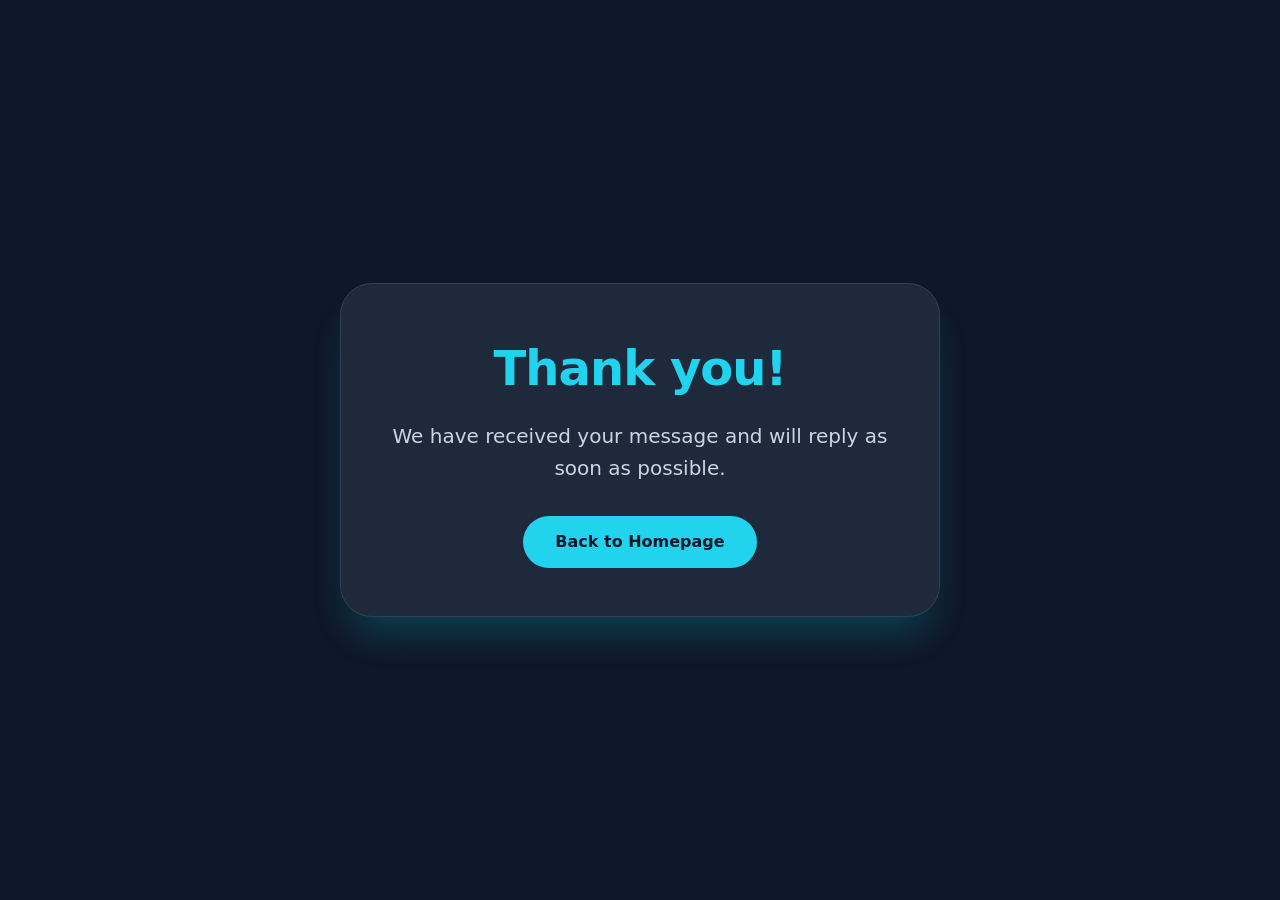
<file: thanks.html>
<!doctype html>
<html data-page="thanks.html" lang="en">
  <head>
    <meta name="robots" content="noindex, follow" />
    <meta charset="utf-8" />
    <meta name="viewport" content="width=device-width, initial-scale=1" />
    <title>Thank you | Order confirmed – NorthByte</title>

    <meta
      name="description"
      content="Thank you for your order! Your NorthByte subscription has been confirmed. You will shortly receive a confirmation email with your login details."
    />
    <link
      rel="shortcut icon"
      href="assets/brand/favicon.svg"
      type="image/x-icon"
    />

    <link rel="stylesheet" href="assets/css/tailwind.css" />
    <link rel="icon" href="assets/brand/favicon.svg" type="image/svg+xml" />
  </head>
  <body>
    <main class="tr-page">
      <section class="tr-thankyou-card">
        <h1 class="tr-thankyou-title">Thank you!</h1>

        <p class="tr-thankyou-text">
          We have received your message and will reply as soon as possible.
        </p>

        <p>
          <a href="index.html" class="tr-btn">Back to Homepage</a>
        </p>
      </section>
    </main>
    <script defer src="assets/js/site.js"></script>
  </body>
</html>
</file>
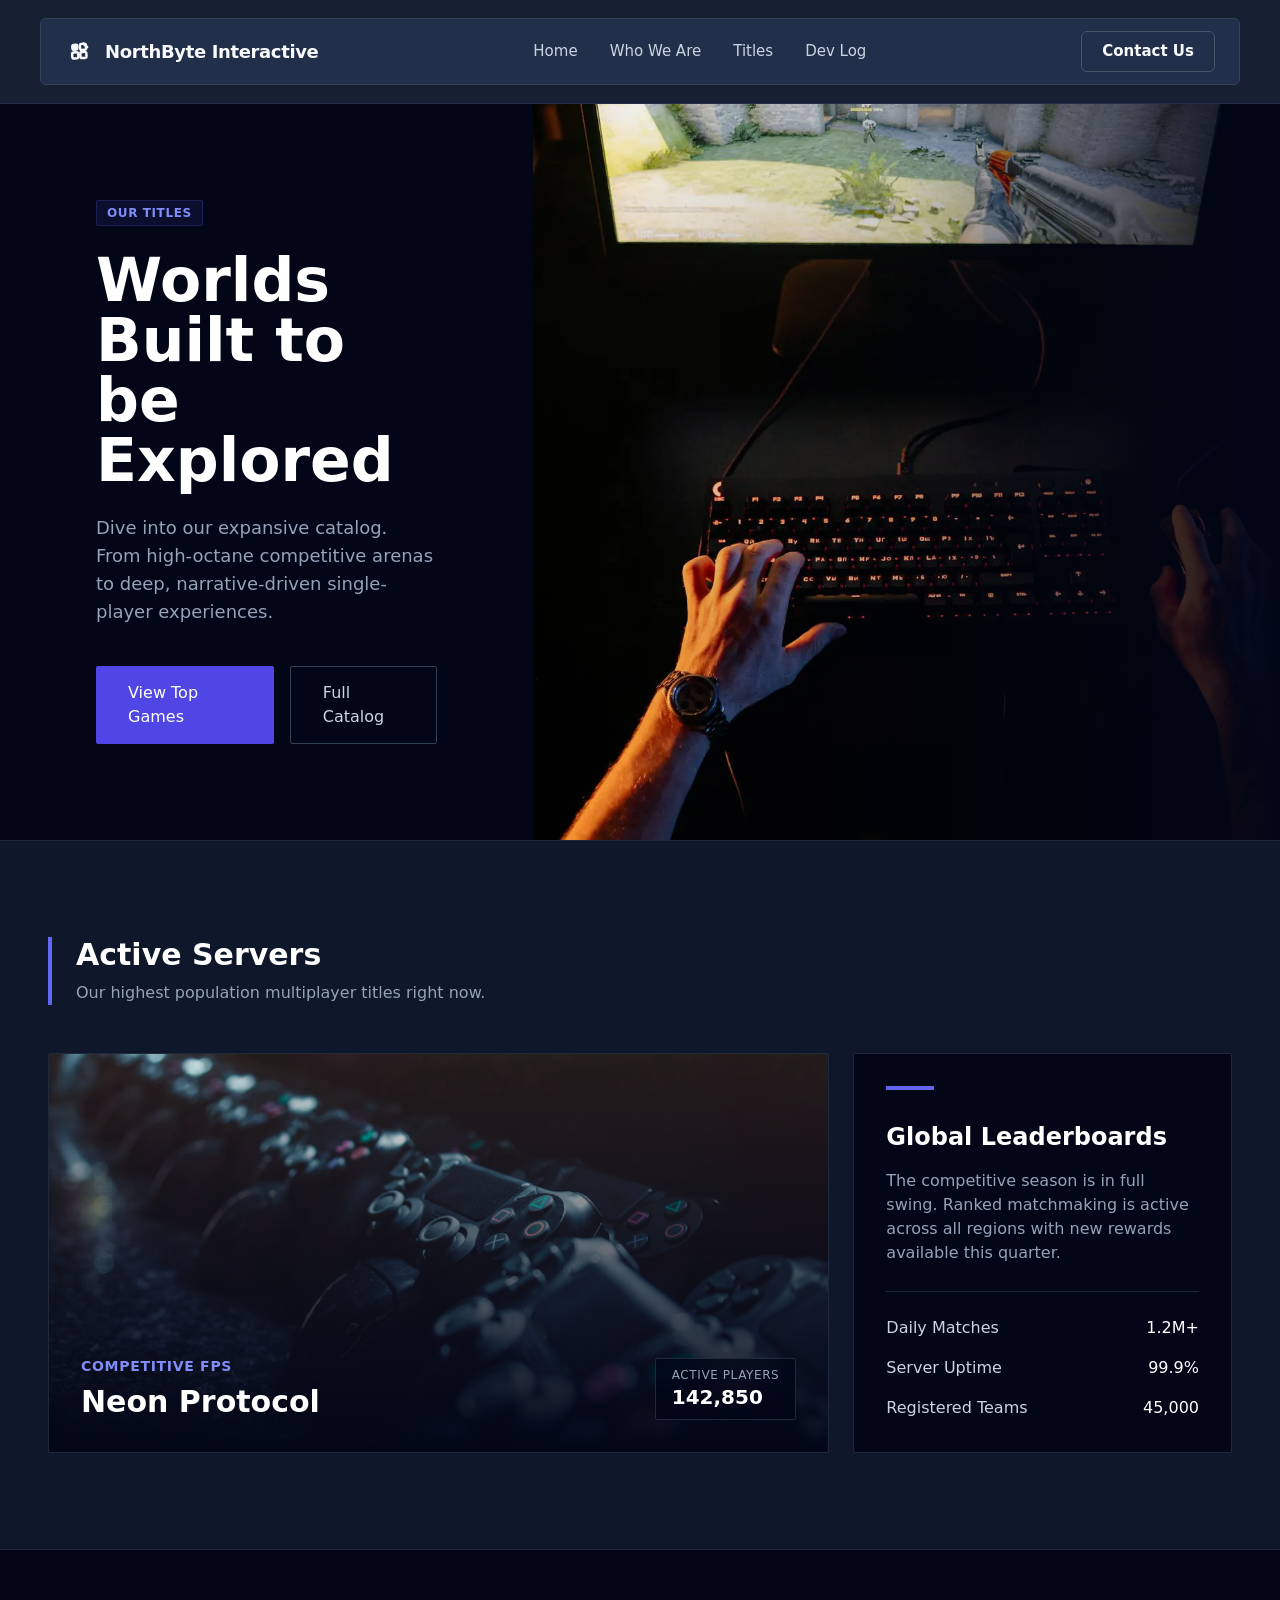
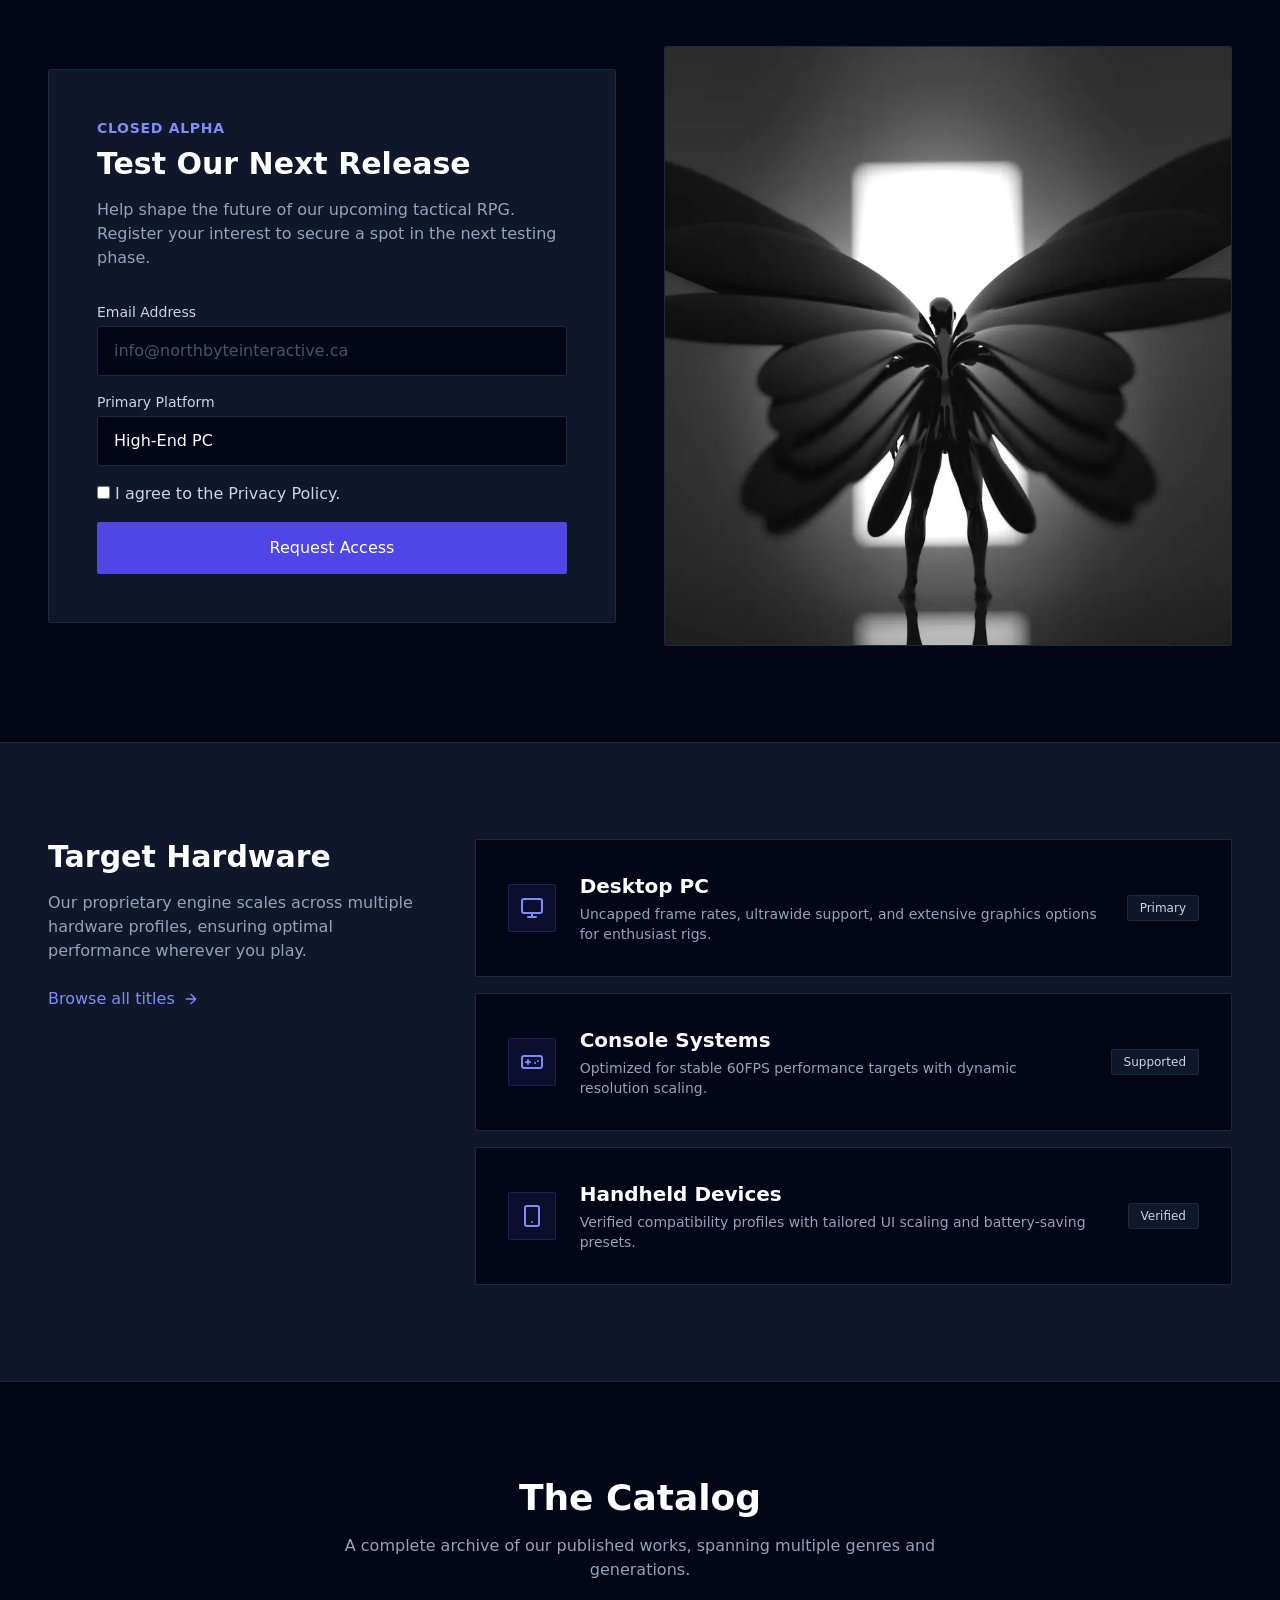
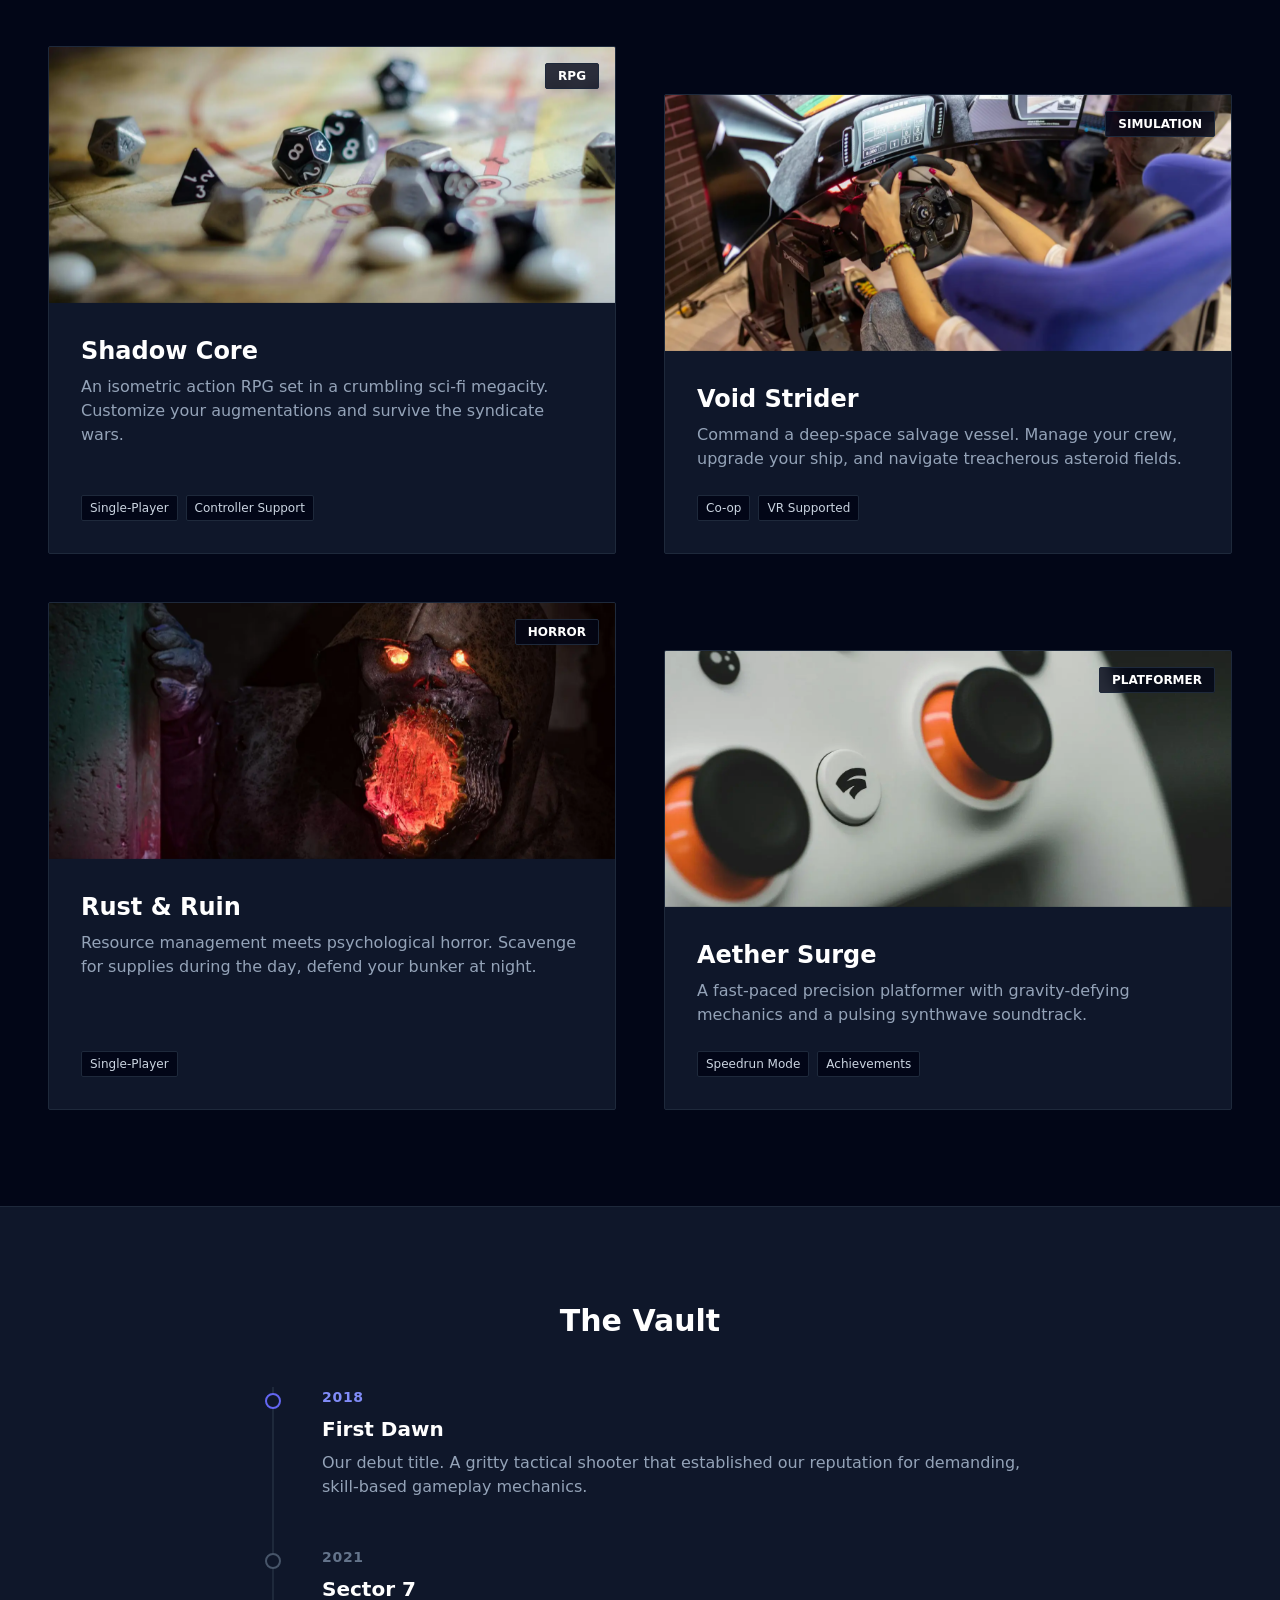
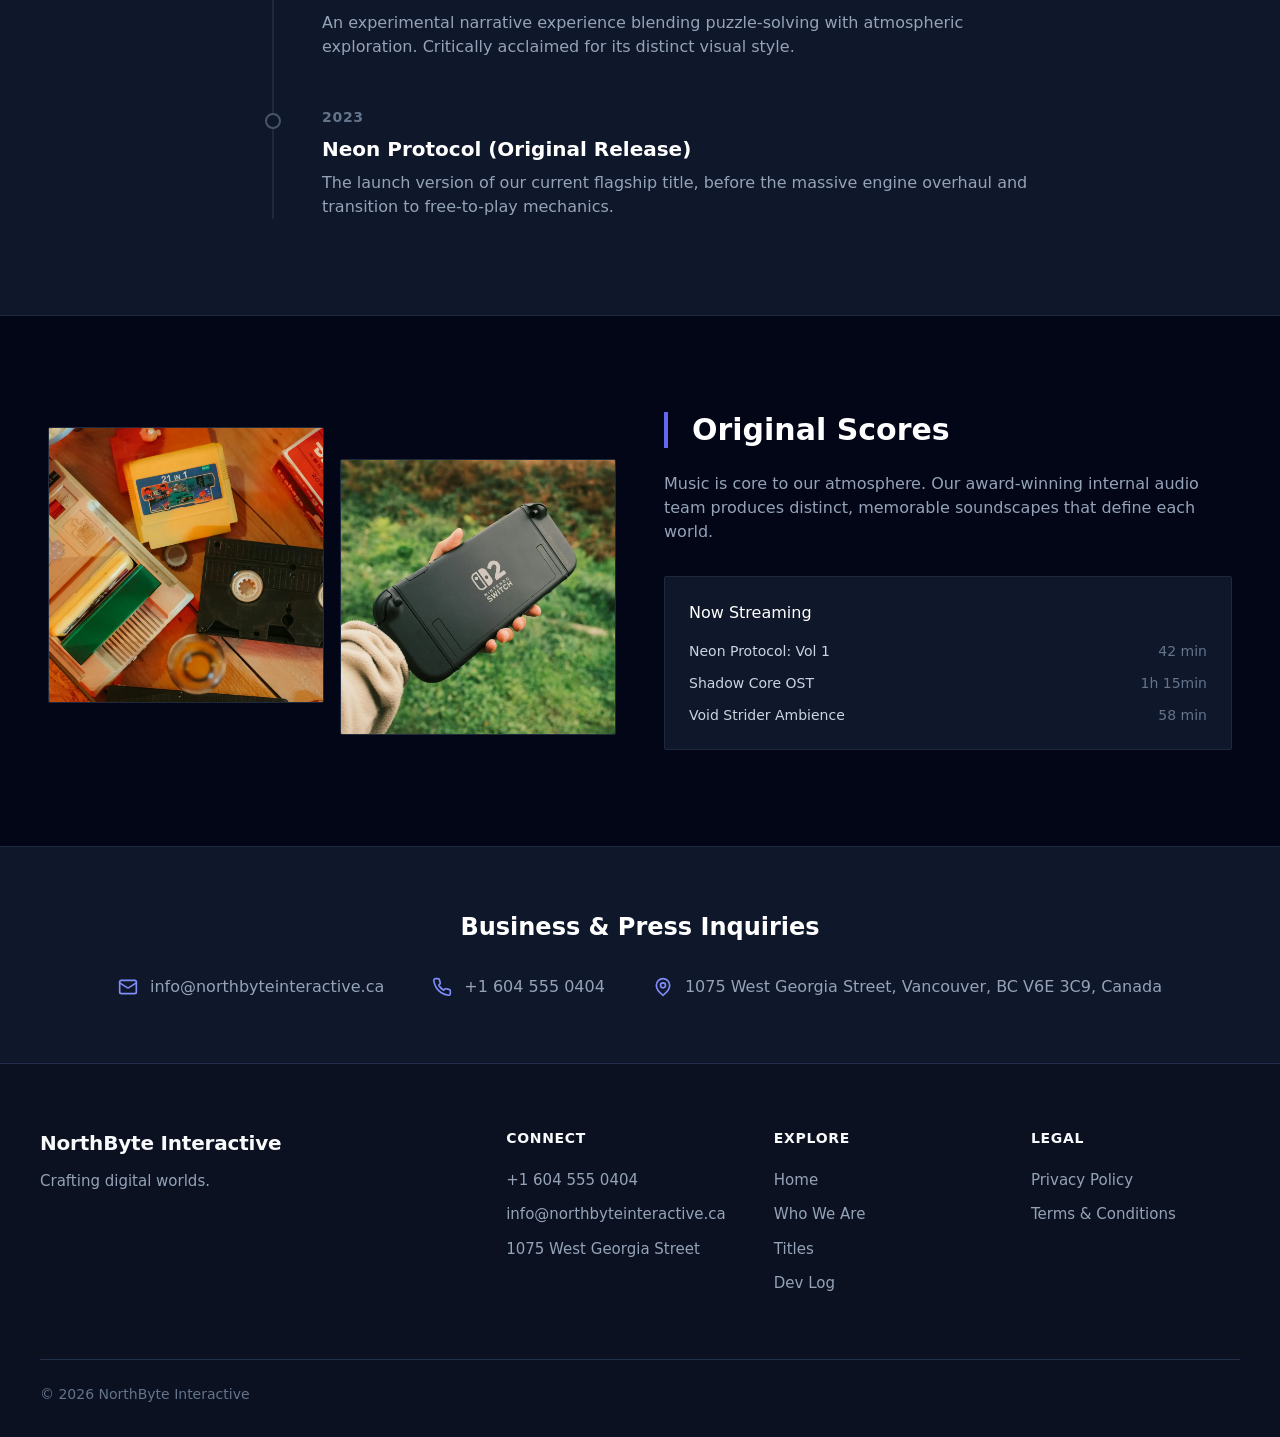
<file: titles.html>
<!doctype html>
<html data-page="titles.html" lang="en">
  <head>
    <link rel="stylesheet" href="assets/css/chrome.generated.css" />
    <script defer="" src="assets/js/chrome.generated.js"></script>

    <meta charset="utf-8" />
    <meta name="viewport" content="width=device-width, initial-scale=1" />
    <title>Titles | NorthByte Interactive</title>
    <meta
      name="description"
      content="Explore the full catalog of PC and console titles from NorthByte Interactive. Discover our most played games and upcoming releases."
    />
    <link rel="icon" href="assets/brand/favicon.svg" type="image/svg+xml" />
    <meta property="og:title" content="Titles | NorthByte Interactive" />
    <meta
      property="og:description"
      content="Explore the full catalog of PC and console titles from NorthByte Interactive. Discover our most played games and upcoming releases."
    />
    <meta property="og:type" content="website" />
    <meta property="og:url" content="/titles.html" />
    <meta property="og:image" content="assets/img/hero_game_landscape.webp" />
    <link rel="stylesheet" href="assets/css/site.css" />
    <link rel="stylesheet" href="assets/css/tailwind.css" />
    <script defer="" src="assets/js/site.js"></script>
    <meta name="twitter:image" content="assets/img/hero_game_landscape.webp" />
  </head>
  <body
    class="bg-slate-950 text-slate-300 font-sans antialiased selection:bg-indigo-500/30 selection:text-white"
  >
    <header class="site-header" data-chrome="header">
      <div class="site-header__container">
        <a class="site-brand" href="index.html">
          <svg
            class="brand-logo"
            xmlns="http://www.w3.org/2000/svg"
            width="28"
            height="28"
            viewBox="0 0 24 24"
            aria-hidden="true"
            focusable="false"
          >
            <g transform="rotate(-3 12 12)">
              <rect
                x="6"
                y="6"
                width="5.2"
                height="5.2"
                rx="1.5"
                fill="currentColor"
                stroke="currentColor"
                stroke-width="1.1"
              />
              <rect
                x="13"
                y="6"
                width="5.2"
                height="5.2"
                rx="1.5"
                fill="none"
                stroke="currentColor"
                stroke-width="2.1"
              />
              <rect
                x="6"
                y="13"
                width="5.2"
                height="5.2"
                rx="1.5"
                fill="none"
                stroke="currentColor"
                stroke-width="2.1"
              />
              <rect
                x="13"
                y="13"
                width="5.2"
                height="5.2"
                rx="1.5"
                fill="none"
                stroke="currentColor"
                stroke-width="2.1"
              />
              <path
                d="M16 6 L19 9"
                fill="none"
                stroke="currentColor"
                stroke-width="2.1"
                stroke-linecap="square"
                stroke-linejoin="miter"
              />
            </g>
          </svg>
          <span class="site-brand__text">NorthByte Interactive</span>
        </a>
        <nav class="site-nav site-nav--desktop" aria-label="Primary">
          <a class="site-nav__link" href="index.html">Home</a>
          <a class="site-nav__link" href="who-we-are.html">Who We Are</a>
          <a
            class="site-nav__link is-current"
            href="titles.html"
            aria-current="page"
            >Titles</a
          >
          <a class="site-nav__link" href="dev-log.html">Dev Log</a>
        </nav>
        <div class="site-header__actions">
          <a
            class="site-header__cta site-header__cta--secondary"
            href="who-we-are.html"
            >Contact Us</a
          >
          <button
            class="site-burger"
            type="button"
            aria-expanded="false"
            aria-controls="site-mobile-nav"
            data-burger=""
          >
            <span class="site-burger__line"></span>
            <span class="site-burger__line"></span>
            <span class="site-burger__line"></span>
            <span class="site-srOnly">Menu</span>
          </button>
        </div>
      </div>
    </header>
    <nav
      class="site-mobileNav"
      id="site-mobile-nav"
      data-mobile-nav=""
      hidden=""
      aria-label="Mobile navigation"
    >
      <div class="site-mobileNav__panel">
        <div class="site-mobileNav__top">
          <span class="site-mobileNav__brand">NorthByte</span>
          <button
            class="site-mobileNav__close"
            type="button"
            aria-label="Close menu"
            data-mobile-close=""
          >
            ×
          </button>
        </div>
        <div class="site-mobileNav__links">
          <a class="site-mobileNav__link" href="index.html">Home</a>
          <a class="site-mobileNav__link" href="who-we-are.html">Who We Are</a>
          <a
            class="site-mobileNav__link is-current"
            href="titles.html"
            aria-current="page"
            >Titles</a
          >
          <a class="site-mobileNav__link" href="dev-log.html">Dev Log</a>
        </div>
        <div class="site-mobileNav__ctaBlock">
          <a class="site-mobileNav__cta" href="who-we-are.html">Contact Us</a>
        </div>
      </div>
    </nav>

    <main>
      <!-- HERO SMALL -->
      <section
        id="hero"
        class="relative border-b border-slate-800 bg-slate-950 overflow-hidden"
      >
        <div class="flex flex-col lg:flex-row">
          <div
            class="lg:w-5/12 p-8 lg:p-16 xl:p-24 flex flex-col justify-center order-2 lg:order-1 relative z-10 bg-slate-950"
          >
            <span
              class="inline-flex items-center px-2.5 py-1 rounded-sm bg-indigo-500/10 text-indigo-400 text-xs font-bold uppercase tracking-wider mb-6 w-max border border-indigo-500/20"
            >
              Our Titles
            </span>
            <h1
              class="text-4xl lg:text-5xl xl:text-6xl font-bold text-white mb-6 leading-tight"
            >
              Worlds Built to be Explored
            </h1>
            <p class="text-lg text-slate-400 mb-10 max-w-md">
              Dive into our expansive catalog. From high-octane competitive
              arenas to deep, narrative-driven single-player experiences.
            </p>
            <div class="flex flex-col sm:flex-row gap-4">
              <a
                href="#most-played"
                class="inline-flex justify-center items-center px-8 py-3.5 bg-indigo-600 hover:bg-indigo-700 text-white rounded-sm font-medium transition-colors"
              >
                View Top Games
              </a>
              <a
                href="#full-catalog"
                class="inline-flex justify-center items-center px-8 py-3.5 bg-transparent border border-slate-700 hover:border-slate-500 text-slate-300 hover:text-white rounded-sm font-medium transition-colors"
              >
                Full Catalog
              </a>
            </div>
          </div>
          <div
            class="lg:w-7/12 relative min-h-[40vh] lg:min-h-[70vh] order-1 lg:order-2"
          >
            <img
              src="assets/img/hero_game_landscape.webp"
              loading="lazy"
              decoding="async"
              alt="Immersive game landscape"
              class="absolute inset-0 w-full h-full object-cover"
            />
            <div
              class="absolute inset-0 bg-gradient-to-t from-slate-950 via-slate-950/20 to-transparent lg:bg-gradient-to-l"
            ></div>
          </div>
        </div>
      </section>

      <!-- MOST PLAYED -->
      <section
        id="most-played"
        class="py-16 lg:py-24 bg-slate-900 border-b border-slate-800"
      >
        <div class="max-w-7xl mx-auto px-6 lg:px-12">
          <div class="border-l-4 border-indigo-500 pl-6 mb-12">
            <h2 class="text-3xl font-bold text-white">Active Servers</h2>
            <p class="text-slate-400 mt-2">
              Our highest population multiplayer titles right now.
            </p>
          </div>

          <div class="grid grid-cols-1 md:grid-cols-3 gap-6">
            <div
              class="md:col-span-2 relative h-[400px] rounded-sm overflow-hidden border border-slate-800 group"
            >
              <img
                src="assets/img/game_multiplayer_action.webp"
                loading="lazy"
                decoding="async"
                alt="Multiplayer game action"
                class="absolute inset-0 w-full h-full object-cover transition-transform duration-700 group-hover:scale-105"
              />
              <div
                class="absolute inset-0 bg-gradient-to-t from-slate-950 via-slate-950/60 to-transparent"
              ></div>
              <div class="absolute bottom-0 left-0 p-8 w-full">
                <div class="flex justify-between items-end flex-wrap gap-4">
                  <div>
                    <span
                      class="text-indigo-400 text-sm font-bold uppercase tracking-wider mb-2 block"
                      >Competitive FPS</span
                    >
                    <h3 class="text-3xl font-bold text-white">Neon Protocol</h3>
                  </div>
                  <div
                    class="bg-slate-950/80 backdrop-blur border border-slate-800 rounded-sm px-4 py-2"
                  >
                    <span
                      class="block text-xs text-slate-400 uppercase tracking-wider"
                      >Active Players</span
                    >
                    <span class="block text-xl font-bold text-white"
                      >142,850</span
                    >
                  </div>
                </div>
              </div>
            </div>

            <div
              class="h-[400px] rounded-sm bg-slate-950 border border-slate-800 p-8 flex flex-col justify-between"
            >
              <div>
                <span class="inline-block w-12 h-1 bg-indigo-500 mb-6"></span>
                <h3 class="text-2xl font-bold text-white mb-4">
                  Global Leaderboards
                </h3>
                <p class="text-slate-400">
                  The competitive season is in full swing. Ranked matchmaking is
                  active across all regions with new rewards available this
                  quarter.
                </p>
              </div>
              <ul class="space-y-4 border-t border-slate-800 pt-6">
                <li class="flex justify-between items-center">
                  <span class="text-slate-300">Daily Matches</span>
                  <span class="text-white font-medium">1.2M+</span>
                </li>
                <li class="flex justify-between items-center">
                  <span class="text-slate-300">Server Uptime</span>
                  <span class="text-white font-medium">99.9%</span>
                </li>
                <li class="flex justify-between items-center">
                  <span class="text-slate-300">Registered Teams</span>
                  <span class="text-white font-medium">45,000</span>
                </li>
              </ul>
            </div>
          </div>
        </div>
      </section>

      <!-- EARLY ACCESS FORM -->
      <section
        id="early-access"
        class="py-16 lg:py-24 bg-slate-950 border-b border-slate-800"
      >
        <div
          class="max-w-7xl mx-auto px-6 lg:px-12 flex flex-col lg:flex-row gap-12 items-center"
        >
          <div class="lg:w-1/2 w-full">
            <div
              class="bg-slate-900 border border-slate-800 rounded-sm p-8 lg:p-12"
            >
              <span
                class="text-indigo-400 text-sm font-bold uppercase tracking-wider mb-2 block"
                >Closed Alpha</span
              >
              <h2 class="text-3xl font-bold text-white mb-4">
                Test Our Next Release
              </h2>
              <p class="text-slate-400 mb-8">
                Help shape the future of our upcoming tactical RPG. Register
                your interest to secure a spot in the next testing phase.
              </p>

              <form action="thanks.html" method="post" class="space-y-4">
                <div>
                  <label
                    for="player_email"
                    class="block text-sm font-medium text-slate-300 mb-1"
                    >Email Address</label
                  >
                  <input
                    type="email"
                    id="player_email"
                    name="email"
                    required=""
                    class="w-full bg-slate-950 border border-slate-800 rounded-sm px-4 py-3 text-white placeholder-slate-600 focus:outline-none focus:border-indigo-500 focus:ring-1 focus:ring-indigo-500 transition-colors"
                    placeholder="info@northbyteinteractive.ca"
                  />
                </div>
                <div>
                  <label
                    for="hardware_spec"
                    class="block text-sm font-medium text-slate-300 mb-1"
                    >Primary Platform</label
                  >
                  <select
                    id="hardware_spec"
                    name="platform"
                    class="w-full bg-slate-950 border border-slate-800 rounded-sm px-4 py-3 text-white focus:outline-none focus:border-indigo-500 focus:ring-1 focus:ring-indigo-500 transition-colors appearance-none"
                  >
                    <option value="pc">High-End PC</option>
                    <option value="console">Current Gen Console</option>
                    <option value="deck">Handheld PC</option>
                  </select>
                </div>
                <div class="form-privacy">
                  <label class="privacy-label">
                    <input type="checkbox" name="privacyAccepted" required="" />
                    <span
                      >I agree to the
                      <a
                        href="privacy-policy.html"
                        target="_blank"
                        rel="noopener"
                        >Privacy Policy</a
                      >.</span
                    >
                  </label>
                </div>
                <button
                  type="submit"
                  class="w-full bg-indigo-600 hover:bg-indigo-700 text-white font-medium py-3.5 rounded-sm transition-colors mt-4"
                >
                  Request Access
                </button>
              </form>
            </div>
          </div>
          <div
            class="lg:w-1/2 w-full relative h-[400px] lg:h-[600px] rounded-sm overflow-hidden border border-slate-800"
          >
            <img
              src="assets/img/game_concept_art.webp"
              loading="lazy"
              decoding="async"
              alt="Early access concept art"
              class="absolute inset-0 w-full h-full object-cover"
            />
          </div>
        </div>
      </section>

      <!-- BY PLATFORM -->
      <section
        id="by-platform"
        class="py-16 lg:py-24 bg-slate-900 border-b border-slate-800"
      >
        <div
          class="max-w-7xl mx-auto px-6 lg:px-12 flex flex-col lg:flex-row gap-12"
        >
          <div class="lg:w-1/3">
            <div class="sticky top-24">
              <h2 class="text-3xl font-bold text-white mb-4">
                Target Hardware
              </h2>
              <p class="text-slate-400 mb-6">
                Our proprietary engine scales across multiple hardware profiles,
                ensuring optimal performance wherever you play.
              </p>
              <a
                href="#full-catalog"
                class="text-indigo-400 hover:text-indigo-300 font-medium inline-flex items-center gap-2 transition-colors"
              >
                Browse all titles
                <svg
                  class="w-4 h-4"
                  viewBox="0 0 24 24"
                  fill="none"
                  stroke="currentColor"
                  stroke-width="2"
                  stroke-linecap="round"
                  stroke-linejoin="round"
                >
                  <path d="M5 12h14M12 5l7 7-7 7"></path>
                </svg>
              </a>
            </div>
          </div>
          <div class="lg:w-2/3 flex flex-col gap-4">
            <article
              class="bg-slate-950 border border-slate-800 rounded-sm p-6 sm:p-8 flex flex-col sm:flex-row gap-6 items-start sm:items-center hover:border-slate-600 transition-colors"
            >
              <div
                class="w-12 h-12 rounded-sm bg-indigo-500/10 text-indigo-400 flex items-center justify-center shrink-0 border border-indigo-500/20"
              >
                <svg
                  class="w-6 h-6"
                  viewBox="0 0 24 24"
                  fill="none"
                  stroke="currentColor"
                  stroke-width="2"
                  stroke-linecap="round"
                  stroke-linejoin="round"
                >
                  <rect x="2" y="3" width="20" height="14" rx="2" ry="2"></rect>
                  <line x1="8" y1="21" x2="16" y2="21"></line>
                  <line x1="12" y1="17" x2="12" y2="21"></line>
                </svg>
              </div>
              <div class="flex-1">
                <h3 class="text-xl font-bold text-white mb-1">Desktop PC</h3>
                <p class="text-slate-400 text-sm">
                  Uncapped frame rates, ultrawide support, and extensive
                  graphics options for enthusiast rigs.
                </p>
              </div>
              <span
                class="px-3 py-1 bg-slate-900 border border-slate-800 rounded-sm text-xs font-medium text-slate-300 shrink-0"
              >
                Primary
              </span>
            </article>

            <article
              class="bg-slate-950 border border-slate-800 rounded-sm p-6 sm:p-8 flex flex-col sm:flex-row gap-6 items-start sm:items-center hover:border-slate-600 transition-colors"
            >
              <div
                class="w-12 h-12 rounded-sm bg-indigo-500/10 text-indigo-400 flex items-center justify-center shrink-0 border border-indigo-500/20"
              >
                <svg
                  class="w-6 h-6"
                  viewBox="0 0 24 24"
                  fill="none"
                  stroke="currentColor"
                  stroke-width="2"
                  stroke-linecap="round"
                  stroke-linejoin="round"
                >
                  <rect x="2" y="6" width="20" height="12" rx="2" ry="2"></rect>
                  <path d="M6 12h4M8 10v4M15 13h.01M18 11h.01"></path>
                </svg>
              </div>
              <div class="flex-1">
                <h3 class="text-xl font-bold text-white mb-1">
                  Console Systems
                </h3>
                <p class="text-slate-400 text-sm">
                  Optimized for stable 60FPS performance targets with dynamic
                  resolution scaling.
                </p>
              </div>
              <span
                class="px-3 py-1 bg-slate-900 border border-slate-800 rounded-sm text-xs font-medium text-slate-300 shrink-0"
              >
                Supported
              </span>
            </article>

            <article
              class="bg-slate-950 border border-slate-800 rounded-sm p-6 sm:p-8 flex flex-col sm:flex-row gap-6 items-start sm:items-center hover:border-slate-600 transition-colors"
            >
              <div
                class="w-12 h-12 rounded-sm bg-indigo-500/10 text-indigo-400 flex items-center justify-center shrink-0 border border-indigo-500/20"
              >
                <svg
                  class="w-6 h-6"
                  viewBox="0 0 24 24"
                  fill="none"
                  stroke="currentColor"
                  stroke-width="2"
                  stroke-linecap="round"
                  stroke-linejoin="round"
                >
                  <rect x="5" y="2" width="14" height="20" rx="2" ry="2"></rect>
                  <line x1="12" y1="18" x2="12.01" y2="18"></line>
                </svg>
              </div>
              <div class="flex-1">
                <h3 class="text-xl font-bold text-white mb-1">
                  Handheld Devices
                </h3>
                <p class="text-slate-400 text-sm">
                  Verified compatibility profiles with tailored UI scaling and
                  battery-saving presets.
                </p>
              </div>
              <span
                class="px-3 py-1 bg-slate-900 border border-slate-800 rounded-sm text-xs font-medium text-slate-300 shrink-0"
              >
                Verified
              </span>
            </article>
          </div>
        </div>
      </section>

      <!-- FULL CATALOG -->
      <section
        id="full-catalog"
        class="py-16 lg:py-24 bg-slate-950 border-b border-slate-800"
      >
        <div class="max-w-7xl mx-auto px-6 lg:px-12">
          <div class="text-center mb-16 max-w-2xl mx-auto">
            <h2 class="text-3xl lg:text-4xl font-bold text-white mb-4">
              The Catalog
            </h2>
            <p class="text-slate-400">
              A complete archive of our published works, spanning multiple
              genres and generations.
            </p>
          </div>

          <div class="grid grid-cols-1 md:grid-cols-2 gap-8 lg:gap-12">
            <!-- Card 1 -->
            <article
              class="bg-slate-900 border border-slate-800 rounded-sm overflow-hidden flex flex-col"
            >
              <div class="h-64 relative">
                <img
                  src="assets/img/game_rpg_cover.webp"
                  loading="lazy"
                  decoding="async"
                  alt="RPG Game Cover"
                  class="absolute inset-0 w-full h-full object-cover"
                />
                <div
                  class="absolute top-4 right-4 bg-slate-950/80 backdrop-blur px-3 py-1 rounded-sm border border-slate-800 text-xs font-bold text-white uppercase"
                >
                  RPG
                </div>
              </div>
              <div class="p-8 flex flex-col flex-1">
                <h3 class="text-2xl font-bold text-white mb-2">Shadow Core</h3>
                <p class="text-slate-400 mb-6 flex-1">
                  An isometric action RPG set in a crumbling sci-fi megacity.
                  Customize your augmentations and survive the syndicate wars.
                </p>
                <div class="flex gap-2">
                  <span
                    class="px-2 py-1 bg-slate-950 border border-slate-800 rounded-sm text-xs text-slate-300"
                    >Single-Player</span
                  >
                  <span
                    class="px-2 py-1 bg-slate-950 border border-slate-800 rounded-sm text-xs text-slate-300"
                    >Controller Support</span
                  >
                </div>
              </div>
            </article>

            <!-- Card 2 (Staggered slightly on desktop) -->
            <article
              class="bg-slate-900 border border-slate-800 rounded-sm overflow-hidden flex flex-col md:mt-12"
            >
              <div class="h-64 relative">
                <img
                  src="assets/img/game_space_sim.webp"
                  loading="lazy"
                  decoding="async"
                  alt="Space Sim Cover"
                  class="absolute inset-0 w-full h-full object-cover"
                />
                <div
                  class="absolute top-4 right-4 bg-slate-950/80 backdrop-blur px-3 py-1 rounded-sm border border-slate-800 text-xs font-bold text-white uppercase"
                >
                  Simulation
                </div>
              </div>
              <div class="p-8 flex flex-col flex-1">
                <h3 class="text-2xl font-bold text-white mb-2">Void Strider</h3>
                <p class="text-slate-400 mb-6 flex-1">
                  Command a deep-space salvage vessel. Manage your crew, upgrade
                  your ship, and navigate treacherous asteroid fields.
                </p>
                <div class="flex gap-2">
                  <span
                    class="px-2 py-1 bg-slate-950 border border-slate-800 rounded-sm text-xs text-slate-300"
                    >Co-op</span
                  >
                  <span
                    class="px-2 py-1 bg-slate-950 border border-slate-800 rounded-sm text-xs text-slate-300"
                    >VR Supported</span
                  >
                </div>
              </div>
            </article>

            <!-- Card 3 -->
            <article
              class="bg-slate-900 border border-slate-800 rounded-sm overflow-hidden flex flex-col"
            >
              <div class="h-64 relative">
                <img
                  src="assets/img/game_survival_horror.webp"
                  loading="lazy"
                  decoding="async"
                  alt="Survival Horror Cover"
                  class="absolute inset-0 w-full h-full object-cover"
                />
                <div
                  class="absolute top-4 right-4 bg-slate-950/80 backdrop-blur px-3 py-1 rounded-sm border border-slate-800 text-xs font-bold text-white uppercase"
                >
                  Horror
                </div>
              </div>
              <div class="p-8 flex flex-col flex-1">
                <h3 class="text-2xl font-bold text-white mb-2">
                  Rust &amp; Ruin
                </h3>
                <p class="text-slate-400 mb-6 flex-1">
                  Resource management meets psychological horror. Scavenge for
                  supplies during the day, defend your bunker at night.
                </p>
                <div class="flex gap-2">
                  <span
                    class="px-2 py-1 bg-slate-950 border border-slate-800 rounded-sm text-xs text-slate-300"
                    >Single-Player</span
                  >
                </div>
              </div>
            </article>

            <!-- Card 4 (Staggered) -->
            <article
              class="bg-slate-900 border border-slate-800 rounded-sm overflow-hidden flex flex-col md:mt-12"
            >
              <div class="h-64 relative">
                <img
                  src="assets/img/game_platformer.webp"
                  loading="lazy"
                  decoding="async"
                  alt="Platformer Cover"
                  class="absolute inset-0 w-full h-full object-cover"
                />
                <div
                  class="absolute top-4 right-4 bg-slate-950/80 backdrop-blur px-3 py-1 rounded-sm border border-slate-800 text-xs font-bold text-white uppercase"
                >
                  Platformer
                </div>
              </div>
              <div class="p-8 flex flex-col flex-1">
                <h3 class="text-2xl font-bold text-white mb-2">Aether Surge</h3>
                <p class="text-slate-400 mb-6 flex-1">
                  A fast-paced precision platformer with gravity-defying
                  mechanics and a pulsing synthwave soundtrack.
                </p>
                <div class="flex gap-2">
                  <span
                    class="px-2 py-1 bg-slate-950 border border-slate-800 rounded-sm text-xs text-slate-300"
                    >Speedrun Mode</span
                  >
                  <span
                    class="px-2 py-1 bg-slate-950 border border-slate-800 rounded-sm text-xs text-slate-300"
                    >Achievements</span
                  >
                </div>
              </div>
            </article>
          </div>
        </div>
      </section>

      <!-- LEGACY TITLES -->
      <section
        id="legacy-titles"
        class="py-16 lg:py-24 bg-slate-900 border-b border-slate-800"
      >
        <div class="max-w-4xl mx-auto px-6 lg:px-12">
          <h2 class="text-3xl font-bold text-white mb-12 text-center">
            The Vault
          </h2>
          <div
            class="border-l-2 border-slate-800 ml-4 lg:ml-8 pl-8 lg:pl-12 space-y-12 relative"
          >
            <!-- Timeline Item 1 -->
            <div class="relative">
              <div
                class="absolute -left-[41px] lg:-left-[57px] top-1.5 w-4 h-4 bg-slate-900 border-2 border-indigo-500 rounded-full"
              ></div>
              <span
                class="text-indigo-400 font-bold text-sm tracking-wider mb-2 block"
                >2018</span
              >
              <h3 class="text-xl font-bold text-white mb-2">First Dawn</h3>
              <p class="text-slate-400">
                Our debut title. A gritty tactical shooter that established our
                reputation for demanding, skill-based gameplay mechanics.
              </p>
            </div>
            <!-- Timeline Item 2 -->
            <div class="relative">
              <div
                class="absolute -left-[41px] lg:-left-[57px] top-1.5 w-4 h-4 bg-slate-900 border-2 border-slate-600 rounded-full"
              ></div>
              <span
                class="text-slate-500 font-bold text-sm tracking-wider mb-2 block"
                >2021</span
              >
              <h3 class="text-xl font-bold text-white mb-2">Sector 7</h3>
              <p class="text-slate-400">
                An experimental narrative experience blending puzzle-solving
                with atmospheric exploration. Critically acclaimed for its
                distinct visual style.
              </p>
            </div>
            <!-- Timeline Item 3 -->
            <div class="relative">
              <div
                class="absolute -left-[41px] lg:-left-[57px] top-1.5 w-4 h-4 bg-slate-900 border-2 border-slate-600 rounded-full"
              ></div>
              <span
                class="text-slate-500 font-bold text-sm tracking-wider mb-2 block"
                >2023</span
              >
              <h3 class="text-xl font-bold text-white mb-2">
                Neon Protocol (Original Release)
              </h3>
              <p class="text-slate-400">
                The launch version of our current flagship title, before the
                massive engine overhaul and transition to free-to-play
                mechanics.
              </p>
            </div>
          </div>
        </div>
      </section>

      <!-- SOUNDTRACKS -->
      <section
        id="soundtracks"
        class="py-16 lg:py-24 bg-slate-950 border-b border-slate-800"
      >
        <div
          class="max-w-7xl mx-auto px-6 lg:px-12 flex flex-col md:flex-row items-center gap-12"
        >
          <div
            class="md:w-1/2 w-full order-2 md:order-1 grid grid-cols-2 gap-4"
          >
            <img
              src="assets/img/music_album_cover_1.webp"
              loading="lazy"
              decoding="async"
              alt="Soundtrack Cover 1"
              class="w-full aspect-square object-cover rounded-sm border border-slate-800"
            />
            <img
              src="assets/img/music_album_cover_2.webp"
              loading="lazy"
              decoding="async"
              alt="Soundtrack Cover 2"
              class="w-full aspect-square object-cover rounded-sm border border-slate-800 mt-8"
            />
          </div>
          <div class="md:w-1/2 w-full order-1 md:order-2">
            <div class="border-l-4 border-indigo-500 pl-6 mb-6">
              <h2 class="text-3xl font-bold text-white">Original Scores</h2>
            </div>
            <p class="text-slate-400 mb-8">
              Music is core to our atmosphere. Our award-winning internal audio
              team produces distinct, memorable soundscapes that define each
              world.
            </p>
            <div class="bg-slate-900 border border-slate-800 rounded-sm p-6">
              <h3 class="text-white font-medium mb-4">Now Streaming</h3>
              <ul class="space-y-3">
                <li class="flex items-center justify-between text-sm">
                  <span class="text-slate-300">Neon Protocol: Vol 1</span>
                  <span class="text-slate-500">42 min</span>
                </li>
                <li class="flex items-center justify-between text-sm">
                  <span class="text-slate-300">Shadow Core OST</span>
                  <span class="text-slate-500">1h 15min</span>
                </li>
                <li class="flex items-center justify-between text-sm">
                  <span class="text-slate-300">Void Strider Ambience</span>
                  <span class="text-slate-500">58 min</span>
                </li>
              </ul>
            </div>
          </div>
        </div>
      </section>

      <!-- INQUIRIES & CONTACT DATA -->
      <section id="inquiries" class="py-16 bg-slate-900">
        <div class="max-w-7xl mx-auto px-6 lg:px-12 text-center">
          <h2 class="text-2xl font-bold text-white mb-8">
            Business &amp; Press Inquiries
          </h2>
          <div
            class="flex flex-col sm:flex-row justify-center items-center gap-6 lg:gap-12"
          >
            <a
              href="mailto:info@northbyteinteractive.ca"
              class="flex items-center gap-3 text-slate-400 hover:text-white transition-colors"
            >
              <svg
                class="w-5 h-5 text-indigo-400"
                viewBox="0 0 24 24"
                fill="none"
                stroke="currentColor"
                stroke-width="2"
                stroke-linecap="round"
                stroke-linejoin="round"
              >
                <rect x="2" y="4" width="20" height="16" rx="2" ry="2"></rect>
                <path d="m22 7-8.97 5.7a1.94 1.94 0 0 1-2.06 0L2 7"></path>
              </svg>
              <span class="font-medium">info@northbyteinteractive.ca</span>
            </a>
            <a
              href="tel:+16045550404"
              class="flex items-center gap-3 text-slate-400 hover:text-white transition-colors"
            >
              <svg
                class="w-5 h-5 text-indigo-400"
                viewBox="0 0 24 24"
                fill="none"
                stroke="currentColor"
                stroke-width="2"
                stroke-linecap="round"
                stroke-linejoin="round"
              >
                <path
                  d="M22 16.92v3a2 2 0 0 1-2.18 2 19.79 19.79 0 0 1-8.63-3.07 19.5 19.5 0 0 1-6-6 19.79 19.79 0 0 1-3.07-8.67A2 2 0 0 1 4.11 2h3a2 2 0 0 1 2 1.72 12.84 12.84 0 0 0 .7 2.81 2 2 0 0 1-.45 2.11L8.09 9.91a16 16 0 0 0 6 6l1.27-1.27a2 2 0 0 1 2.11-.45 12.84 12.84 0 0 0 2.81.7A2 2 0 0 1 22 16.92z"
                ></path>
              </svg>
              <span class="font-medium">+1 604 555 0404</span>
            </a>
            <a
              href="https://maps.app.goo.gl/xXYFh8uVacPfMRAQ6"
              target="_blank"
              rel="noopener noreferrer"
              class="flex items-center gap-3 text-slate-400 hover:text-white transition-colors"
            >
              <svg
                class="w-5 h-5 text-indigo-400"
                viewBox="0 0 24 24"
                fill="none"
                stroke="currentColor"
                stroke-width="2"
                stroke-linecap="round"
                stroke-linejoin="round"
              >
                <path d="M20 10c0 6-8 12-8 12s-8-6-8-12a8 8 0 0 1 16 0Z"></path>
                <circle cx="12" cy="10" r="3"></circle>
              </svg>
              <span class="font-medium"
                >1075 West Georgia Street, Vancouver, BC V6E 3C9, Canada</span
              >
            </a>
          </div>
        </div>
      </section>
    </main>

    <footer class="site-footer" data-chrome="footer" aria-label="Site Footer">
      <div class="site-footer__inner">
        <div class="site-footer__brandCol">
          <strong class="site-footer__brand">NorthByte Interactive</strong>
          <p class="site-footer__summary">Crafting digital worlds.</p>
        </div>
        <div class="site-footer__contactCol">
          <span class="site-footer__heading">Connect</span>
          <div class="site-footer__contact">
            <a class="site-footer__contactLink" href="tel:+16045550404"
              >+1 604 555 0404</a
            >
            <a
              class="site-footer__contactLink"
              href="mailto:info@northbyteinteractive.ca"
              >info@northbyteinteractive.ca</a
            >
            <a
              class="site-footer__contactLink"
              href="https://maps.app.goo.gl/xXYFh8uVacPfMRAQ6"
              target="_blank"
              rel="noopener"
              >1075 West Georgia Street</a
            >
          </div>
        </div>
        <div class="site-footer__navCol">
          <span class="site-footer__heading">Explore</span>
          <div class="site-footer__links">
            <a class="site-footer__link" href="index.html">Home</a>
            <a class="site-footer__link" href="who-we-are.html">Who We Are</a>
            <a class="site-footer__link" href="titles.html">Titles</a>
            <a class="site-footer__link" href="dev-log.html">Dev Log</a>
          </div>
        </div>
        <div class="site-footer__legalCol">
          <span class="site-footer__heading">Legal</span>
          <div class="site-footer__links">
            <a class="site-footer__link" href="privacy-policy.html"
              >Privacy Policy</a
            >
            <a class="site-footer__link" href="terms-conditions.html"
              >Terms &amp; Conditions</a
            >
          </div>
        </div>
      </div>
      <div class="site-footer__bottom">
        <span class="site-footer__copy">© 2026 NorthByte Interactive</span>
      </div>
    </footer>
  </body>
</html>
</file>
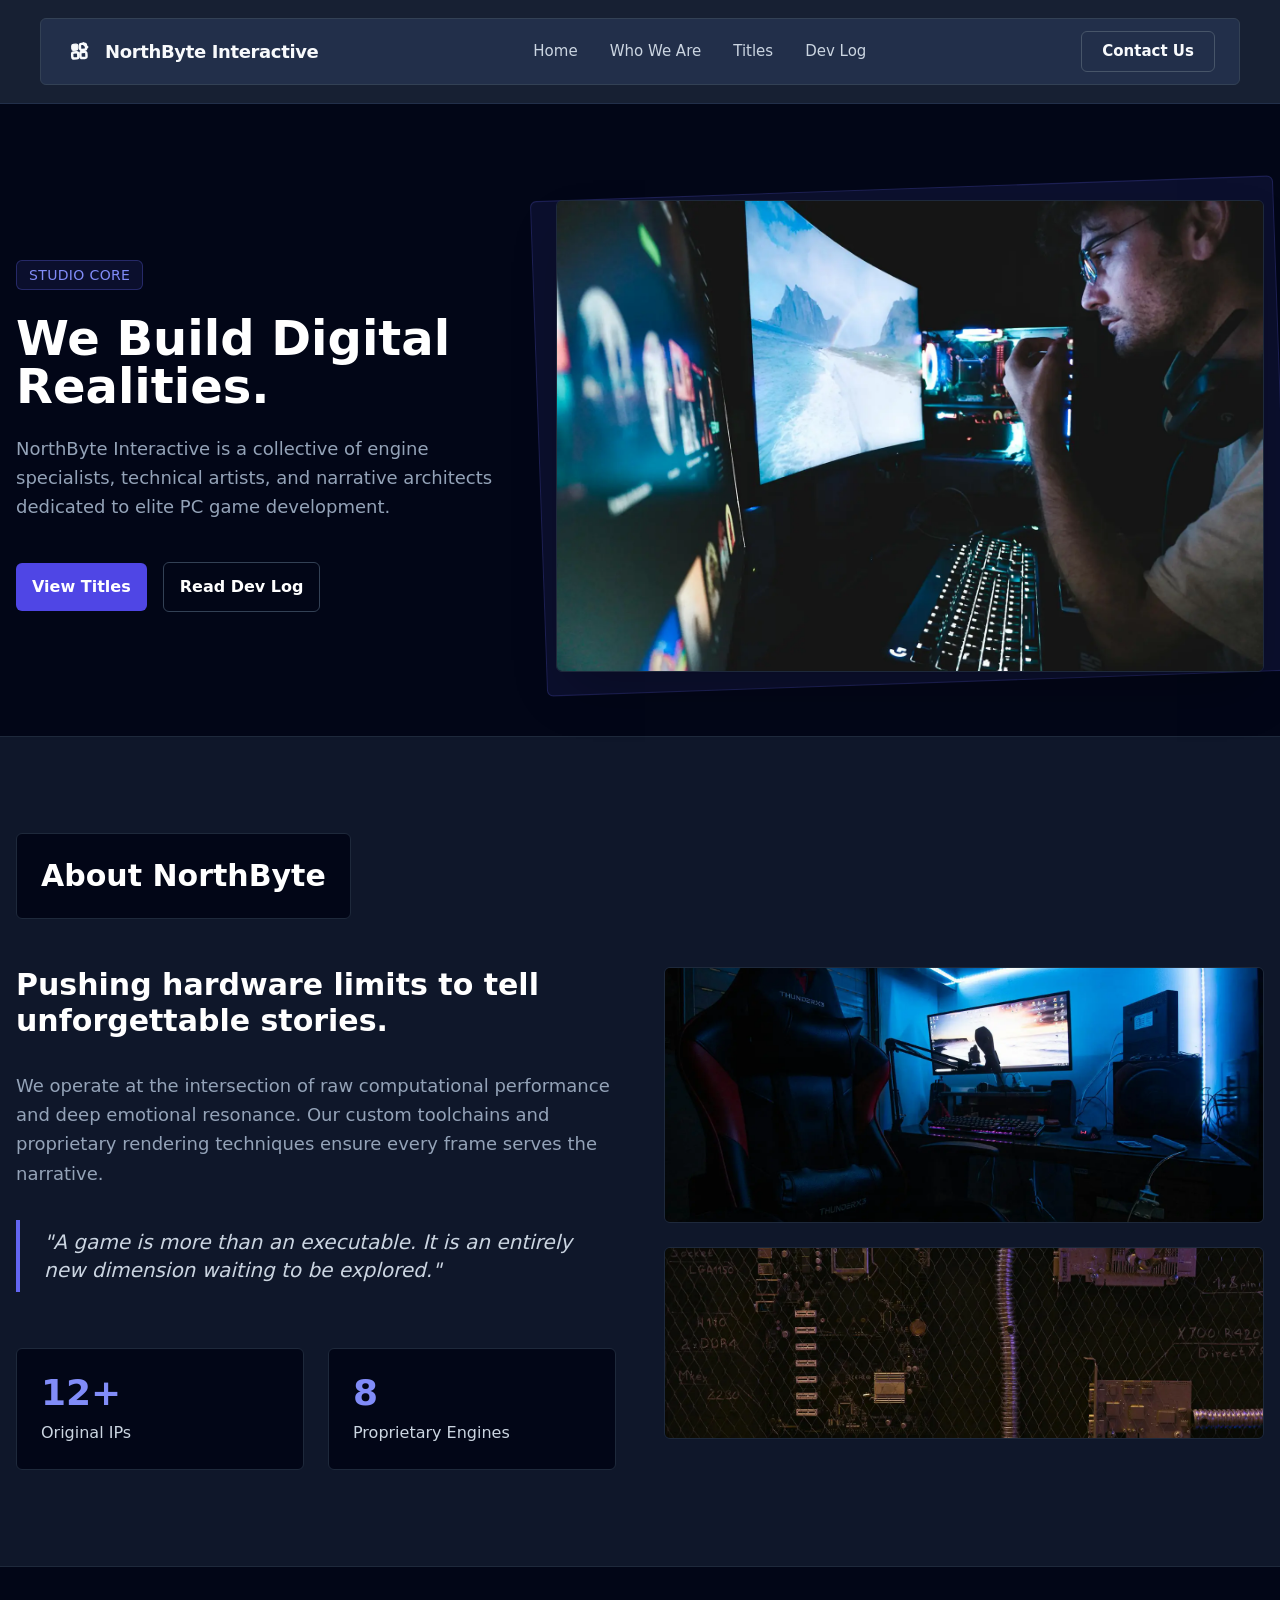
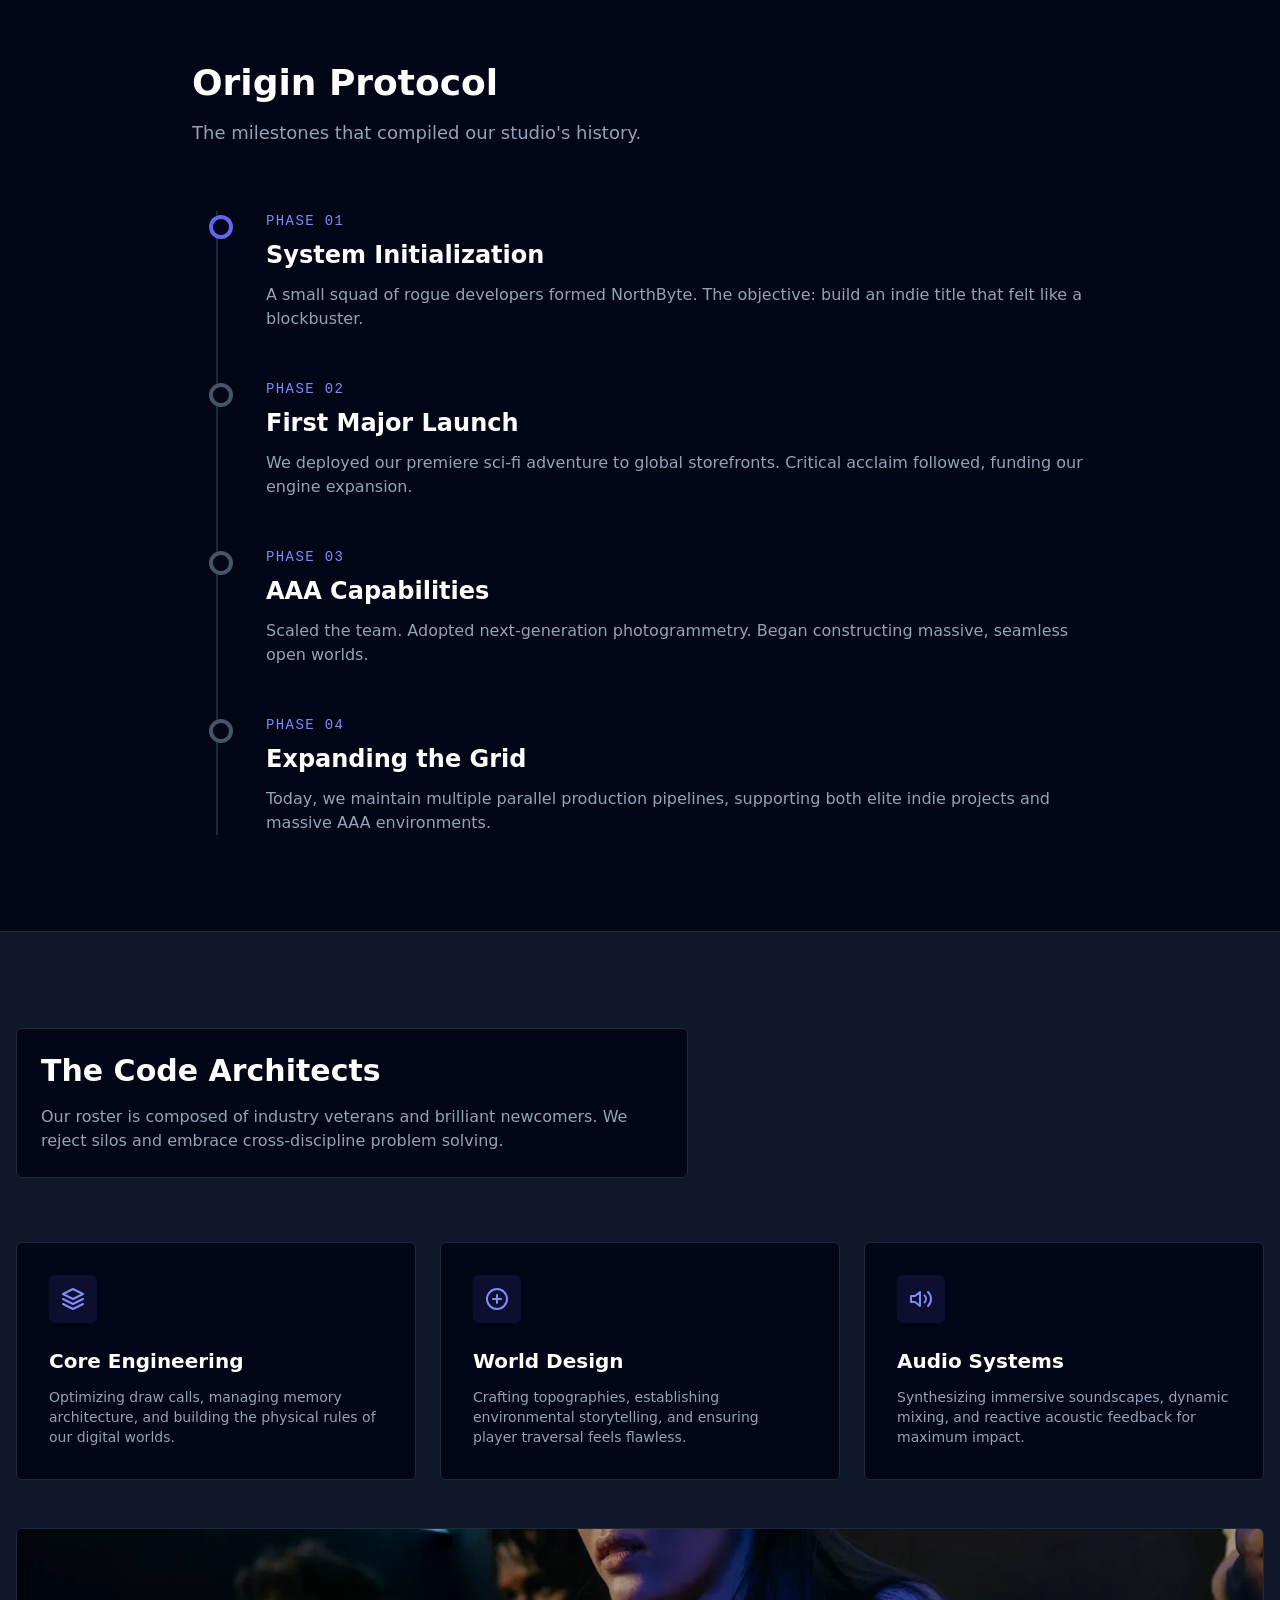
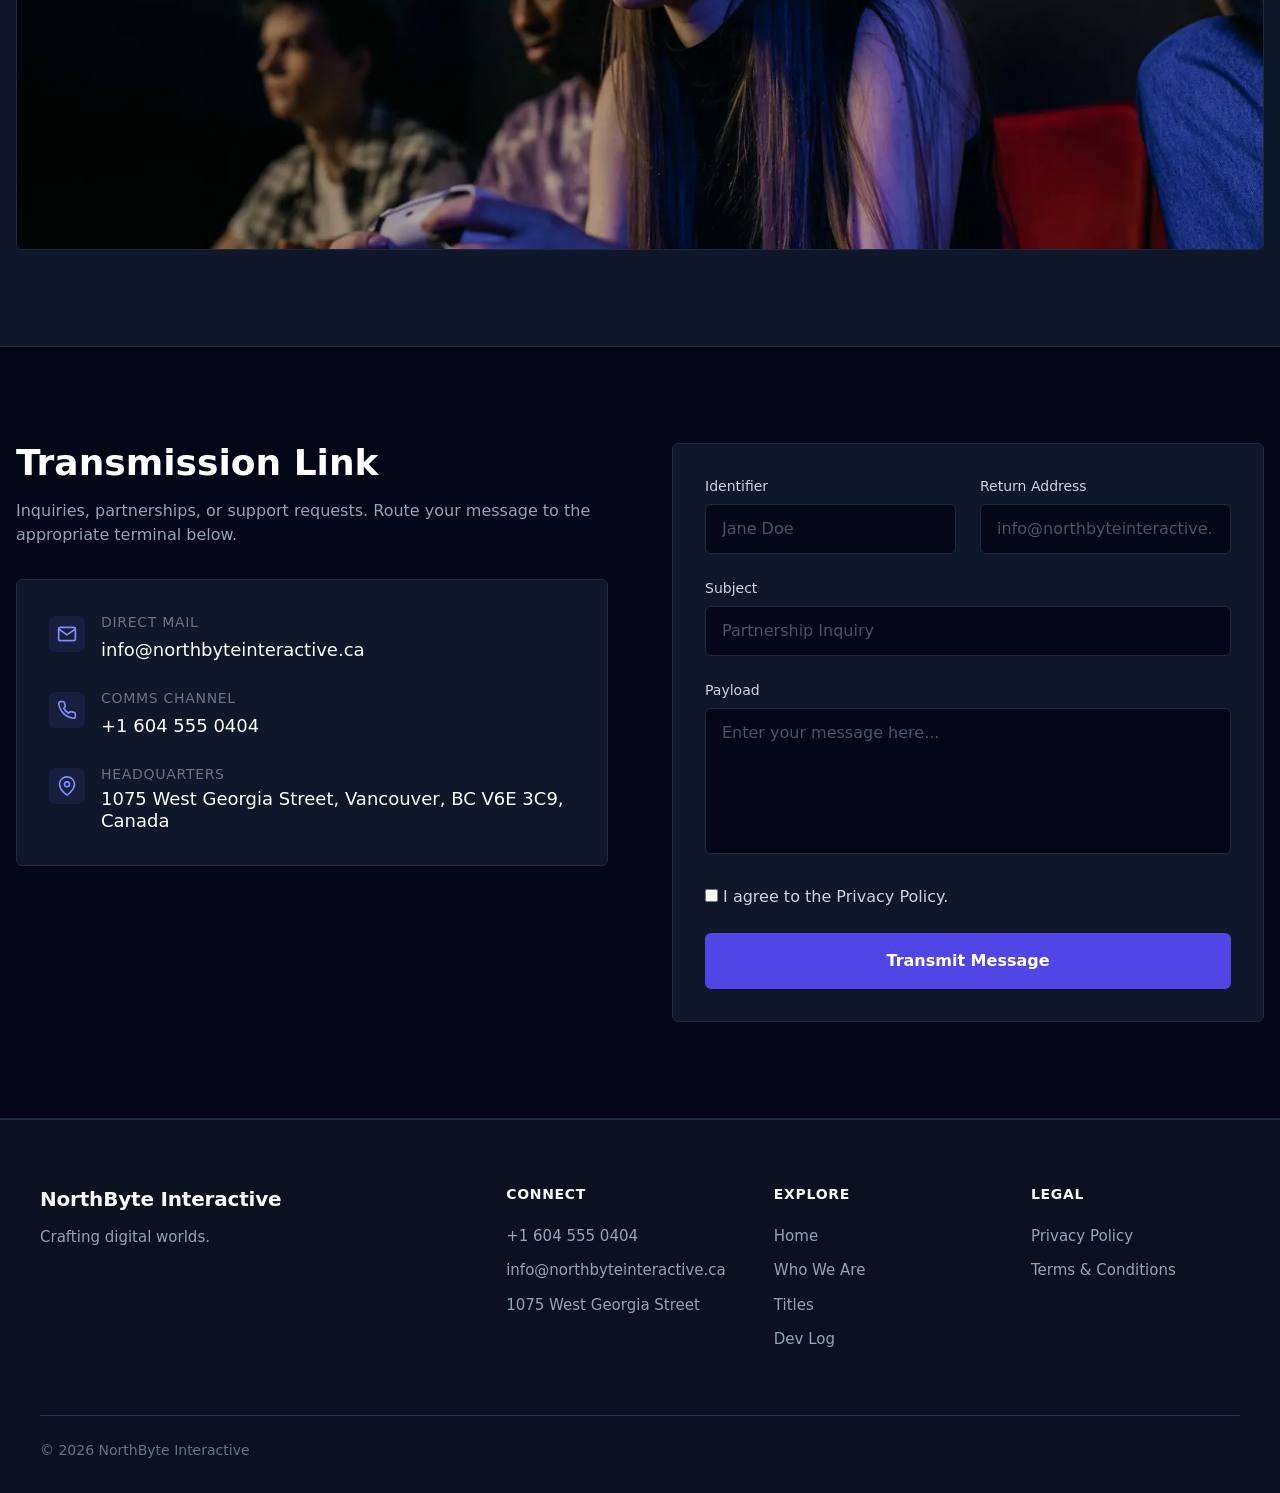
<file: who-we-are.html>
<!doctype html>
<html data-page="who-we-are.html" lang="en">
  <head>
    <link rel="stylesheet" href="assets/css/chrome.generated.css" />
    <script defer="" src="assets/js/chrome.generated.js"></script>

    <meta charset="utf-8" />
    <meta name="viewport" content="width=device-width, initial-scale=1" />
    <title>Who We Are | NorthByte Interactive</title>
    <meta
      name="description"
      content="Discover the studio behind the code. NorthByte Interactive is a team of PC game development specialists creating immersive worlds."
    />
    <link rel="icon" href="assets/brand/favicon.svg" type="image/svg+xml" />
    <meta property="og:title" content="Who We Are | NorthByte Interactive" />
    <meta
      property="og:description"
      content="Discover the studio behind the code. NorthByte Interactive is a team of PC game development specialists creating immersive worlds."
    />
    <meta property="og:image" content="assets/img/hero_studio.webp" />
    <meta property="og:type" content="website" />
    <meta property="og:url" content="who-we-are.html" />
    <link rel="stylesheet" href="assets/css/site.css" />
    <link rel="stylesheet" href="assets/css/tailwind.css" />
    <script defer="" src="assets/js/site.js"></script>
    <meta name="twitter:image" content="assets/img/hero_studio.webp" />
  </head>
  <body
    class="bg-slate-950 text-slate-300 font-sans antialiased selection:bg-indigo-500/30"
  >
    <header class="site-header" data-chrome="header">
      <div class="site-header__container">
        <a class="site-brand" href="index.html">
          <svg
            class="brand-logo"
            xmlns="http://www.w3.org/2000/svg"
            width="28"
            height="28"
            viewBox="0 0 24 24"
            aria-hidden="true"
            focusable="false"
          >
            <g transform="rotate(-3 12 12)">
              <rect
                x="6"
                y="6"
                width="5.2"
                height="5.2"
                rx="1.5"
                fill="currentColor"
                stroke="currentColor"
                stroke-width="1.1"
              />
              <rect
                x="13"
                y="6"
                width="5.2"
                height="5.2"
                rx="1.5"
                fill="none"
                stroke="currentColor"
                stroke-width="2.1"
              />
              <rect
                x="6"
                y="13"
                width="5.2"
                height="5.2"
                rx="1.5"
                fill="none"
                stroke="currentColor"
                stroke-width="2.1"
              />
              <rect
                x="13"
                y="13"
                width="5.2"
                height="5.2"
                rx="1.5"
                fill="none"
                stroke="currentColor"
                stroke-width="2.1"
              />
              <path
                d="M16 6 L19 9"
                fill="none"
                stroke="currentColor"
                stroke-width="2.1"
                stroke-linecap="square"
                stroke-linejoin="miter"
              />
            </g>
          </svg>
          <span class="site-brand__text">NorthByte Interactive</span>
        </a>
        <nav class="site-nav site-nav--desktop" aria-label="Primary">
          <a class="site-nav__link" href="index.html">Home</a>
          <a
            class="site-nav__link is-current"
            href="who-we-are.html"
            aria-current="page"
            >Who We Are</a
          >
          <a class="site-nav__link" href="titles.html">Titles</a>
          <a class="site-nav__link" href="dev-log.html">Dev Log</a>
        </nav>
        <div class="site-header__actions">
          <a
            class="site-header__cta site-header__cta--secondary"
            href="who-we-are.html"
            >Contact Us</a
          >
          <button
            class="site-burger"
            type="button"
            aria-expanded="false"
            aria-controls="site-mobile-nav"
            data-burger=""
          >
            <span class="site-burger__line"></span>
            <span class="site-burger__line"></span>
            <span class="site-burger__line"></span>
            <span class="site-srOnly">Menu</span>
          </button>
        </div>
      </div>
    </header>
    <nav
      class="site-mobileNav"
      id="site-mobile-nav"
      data-mobile-nav=""
      hidden=""
      aria-label="Mobile navigation"
    >
      <div class="site-mobileNav__panel">
        <div class="site-mobileNav__top">
          <span class="site-mobileNav__brand">NorthByte</span>
          <button
            class="site-mobileNav__close"
            type="button"
            aria-label="Close menu"
            data-mobile-close=""
          >
            ×
          </button>
        </div>
        <div class="site-mobileNav__links">
          <a class="site-mobileNav__link" href="index.html">Home</a>
          <a
            class="site-mobileNav__link is-current"
            href="who-we-are.html"
            aria-current="page"
            >Who We Are</a
          >
          <a class="site-mobileNav__link" href="titles.html">Titles</a>
          <a class="site-mobileNav__link" href="dev-log.html">Dev Log</a>
        </div>
        <div class="site-mobileNav__ctaBlock">
          <a
            class="site-mobileNav__cta is-current"
            href="who-we-are.html"
            aria-current="page"
            >Contact Us</a
          >
        </div>
      </div>
    </nav>

    <main id="main-content" class="flex flex-col">
      <!-- Hero Small -->
      <section
        id="hero"
        class="bg-slate-950 pt-24 pb-16 px-6 border-b border-slate-800"
      >
        <div class="max-w-7xl mx-auto grid md:grid-cols-12 gap-12 items-center">
          <div class="md:col-span-5 space-y-6">
            <div
              class="inline-flex items-center gap-2 px-3 py-1 rounded-md border border-indigo-500/30 bg-indigo-500/10 text-indigo-400 text-sm font-medium tracking-wide uppercase"
            >
              Studio Core
            </div>
            <h1 class="text-4xl md:text-5xl font-bold text-white leading-tight">
              We Build Digital Realities.
            </h1>
            <p class="text-lg text-slate-400 leading-relaxed">
              NorthByte Interactive is a collective of engine specialists,
              technical artists, and narrative architects dedicated to elite PC
              game development.
            </p>
            <div class="flex flex-wrap items-center gap-4 pt-4">
              <a
                href="titles.html"
                class="inline-flex items-center justify-center px-6 py-3 rounded-md bg-indigo-600 text-white font-semibold hover:bg-indigo-500 transition-colors focus:ring-2 focus:ring-indigo-500 focus:outline-none"
              >
                View Titles
              </a>
              <a
                href="dev-log.html"
                class="inline-flex items-center justify-center px-6 py-3 rounded-md bg-transparent border border-slate-700 text-white font-semibold hover:bg-slate-800 hover:border-slate-600 transition-colors focus:ring-2 focus:ring-slate-500 focus:outline-none"
              >
                Read Dev Log
              </a>
            </div>
          </div>
          <div class="md:col-span-7 relative">
            <div
              class="absolute inset-0 bg-indigo-500/10 rounded-md -rotate-2 scale-105 border border-indigo-500/20"
            ></div>
            <img
              src="assets/img/hero_studio.webp"
              alt="Developers collaborating at workstations"
              class="relative z-10 w-full h-auto object-cover rounded-md border border-slate-800 shadow-2xl"
              loading="lazy"
            />
          </div>
        </div>
      </section>

      <!-- About NorthByte -->
      <section
        id="about"
        class="bg-slate-900 py-24 px-6 border-b border-slate-800"
      >
        <div class="max-w-7xl mx-auto">
          <div
            class="border border-slate-800 bg-slate-950 p-6 rounded-md mb-12 inline-block"
          >
            <h2 class="text-2xl md:text-3xl font-bold text-white">
              About NorthByte
            </h2>
          </div>
          <div class="grid lg:grid-cols-2 gap-12 items-start">
            <div class="space-y-8">
              <h3 class="text-3xl font-semibold text-white">
                Pushing hardware limits to tell unforgettable stories.
              </h3>
              <p class="text-slate-400 text-lg leading-relaxed">
                We operate at the intersection of raw computational performance
                and deep emotional resonance. Our custom toolchains and
                proprietary rendering techniques ensure every frame serves the
                narrative.
              </p>
              <blockquote
                class="border-l-4 border-indigo-500 pl-6 py-2 text-xl text-slate-300 italic"
              >
                "A game is more than an executable. It is an entirely new
                dimension waiting to be explored."
              </blockquote>
              <div class="grid sm:grid-cols-2 gap-6 pt-6">
                <div
                  class="bg-slate-950 p-6 rounded-md border border-slate-800"
                >
                  <span class="block text-4xl font-bold text-indigo-400 mb-2"
                    >12+</span
                  >
                  <span class="text-slate-300 font-medium">Original IPs</span>
                </div>
                <div
                  class="bg-slate-950 p-6 rounded-md border border-slate-800"
                >
                  <span class="block text-4xl font-bold text-indigo-400 mb-2"
                    >8</span
                  >
                  <span class="text-slate-300 font-medium"
                    >Proprietary Engines</span
                  >
                </div>
              </div>
            </div>
            <div class="grid gap-6">
              <img
                src="assets/img/about_office.webp"
                alt="Studio office environment"
                class="w-full h-64 object-cover rounded-md border border-slate-800"
                loading="lazy"
              />
              <img
                src="assets/img/about_tech.webp"
                alt="Engine architecture diagram"
                class="w-full h-48 object-cover rounded-md border border-slate-800"
                loading="lazy"
              />
            </div>
          </div>
        </div>
      </section>

      <!-- Our History -->
      <section
        id="history"
        class="bg-slate-950 py-24 px-6 border-b border-slate-800"
      >
        <div class="max-w-4xl mx-auto">
          <div class="mb-16">
            <h2 class="text-3xl md:text-4xl font-bold text-white mb-4">
              Origin Protocol
            </h2>
            <p class="text-slate-400 text-lg">
              The milestones that compiled our studio's history.
            </p>
          </div>
          <div
            class="space-y-12 border-l-2 border-slate-800 ml-3 md:ml-6 pl-8 md:pl-12 relative"
          >
            <div class="relative">
              <div
                class="absolute -left-[41px] md:-left-[57px] top-1 w-6 h-6 rounded-full bg-slate-950 border-4 border-indigo-500"
              ></div>
              <span
                class="text-indigo-400 font-mono text-sm tracking-widest uppercase block mb-2"
                >Phase 01</span
              >
              <h3 class="text-2xl font-bold text-white mb-3">
                System Initialization
              </h3>
              <p class="text-slate-400">
                A small squad of rogue developers formed NorthByte. The
                objective: build an indie title that felt like a blockbuster.
              </p>
            </div>

            <div class="relative">
              <div
                class="absolute -left-[41px] md:-left-[57px] top-1 w-6 h-6 rounded-full bg-slate-950 border-4 border-slate-600"
              ></div>
              <span
                class="text-indigo-400 font-mono text-sm tracking-widest uppercase block mb-2"
                >Phase 02</span
              >
              <h3 class="text-2xl font-bold text-white mb-3">
                First Major Launch
              </h3>
              <p class="text-slate-400">
                We deployed our premiere sci-fi adventure to global storefronts.
                Critical acclaim followed, funding our engine expansion.
              </p>
            </div>

            <div class="relative">
              <div
                class="absolute -left-[41px] md:-left-[57px] top-1 w-6 h-6 rounded-full bg-slate-950 border-4 border-slate-600"
              ></div>
              <span
                class="text-indigo-400 font-mono text-sm tracking-widest uppercase block mb-2"
                >Phase 03</span
              >
              <h3 class="text-2xl font-bold text-white mb-3">
                AAA Capabilities
              </h3>
              <p class="text-slate-400">
                Scaled the team. Adopted next-generation photogrammetry. Began
                constructing massive, seamless open worlds.
              </p>
            </div>

            <div class="relative">
              <div
                class="absolute -left-[41px] md:-left-[57px] top-1 w-6 h-6 rounded-full bg-slate-950 border-4 border-slate-600"
              ></div>
              <span
                class="text-indigo-400 font-mono text-sm tracking-widest uppercase block mb-2"
                >Phase 04</span
              >
              <h3 class="text-2xl font-bold text-white mb-3">
                Expanding the Grid
              </h3>
              <p class="text-slate-400">
                Today, we maintain multiple parallel production pipelines,
                supporting both elite indie projects and massive AAA
                environments.
              </p>
            </div>
          </div>
        </div>
      </section>

      <!-- Our Developers -->
      <section
        id="developers"
        class="bg-slate-900 py-24 px-6 border-b border-slate-800"
      >
        <div class="max-w-7xl mx-auto">
          <div
            class="flex flex-col md:flex-row md:items-end justify-between gap-6 mb-16"
          >
            <div
              class="border border-slate-800 bg-slate-950 p-6 rounded-md inline-block max-w-2xl"
            >
              <h2 class="text-3xl font-bold text-white mb-4">
                The Code Architects
              </h2>
              <p class="text-slate-400">
                Our roster is composed of industry veterans and brilliant
                newcomers. We reject silos and embrace cross-discipline problem
                solving.
              </p>
            </div>
          </div>

          <div class="grid md:grid-cols-3 gap-6">
            <div
              class="bg-slate-950 border border-slate-800 rounded-md p-8 group hover:border-indigo-500/50 transition-colors"
            >
              <div
                class="w-12 h-12 rounded-md bg-indigo-500/10 flex items-center justify-center text-indigo-400 mb-6"
              >
                <svg
                  class="w-6 h-6"
                  viewBox="0 0 24 24"
                  fill="none"
                  stroke="currentColor"
                  stroke-width="2"
                  stroke-linecap="round"
                  stroke-linejoin="round"
                >
                  <path d="M12 2L2 7l10 5 10-5-10-5z"></path>
                  <path d="M2 17l10 5 10-5"></path>
                  <path d="M2 12l10 5 10-5"></path>
                </svg>
              </div>
              <h3 class="text-xl font-bold text-white mb-3">
                Core Engineering
              </h3>
              <p class="text-slate-400 text-sm">
                Optimizing draw calls, managing memory architecture, and
                building the physical rules of our digital worlds.
              </p>
            </div>

            <div
              class="bg-slate-950 border border-slate-800 rounded-md p-8 group hover:border-indigo-500/50 transition-colors"
            >
              <div
                class="w-12 h-12 rounded-md bg-indigo-500/10 flex items-center justify-center text-indigo-400 mb-6"
              >
                <svg
                  class="w-6 h-6"
                  viewBox="0 0 24 24"
                  fill="none"
                  stroke="currentColor"
                  stroke-width="2"
                  stroke-linecap="round"
                  stroke-linejoin="round"
                >
                  <path
                    d="M12 22c5.523 0 10-4.477 10-10S17.523 2 12 2 2 6.477 2 12s4.477 10 10 10z"
                  ></path>
                  <path d="M12 8v8"></path>
                  <path d="M8 12h8"></path>
                </svg>
              </div>
              <h3 class="text-xl font-bold text-white mb-3">World Design</h3>
              <p class="text-slate-400 text-sm">
                Crafting topographies, establishing environmental storytelling,
                and ensuring player traversal feels flawless.
              </p>
            </div>

            <div
              class="bg-slate-950 border border-slate-800 rounded-md p-8 group hover:border-indigo-500/50 transition-colors"
            >
              <div
                class="w-12 h-12 rounded-md bg-indigo-500/10 flex items-center justify-center text-indigo-400 mb-6"
              >
                <svg
                  class="w-6 h-6"
                  viewBox="0 0 24 24"
                  fill="none"
                  stroke="currentColor"
                  stroke-width="2"
                  stroke-linecap="round"
                  stroke-linejoin="round"
                >
                  <polygon points="11 5 6 9 2 9 2 15 6 15 11 19 11 5"></polygon>
                  <path
                    d="M19.07 4.93a10 10 0 0 1 0 14.14M15.54 8.46a5 5 0 0 1 0 7.07"
                  ></path>
                </svg>
              </div>
              <h3 class="text-xl font-bold text-white mb-3">Audio Systems</h3>
              <p class="text-slate-400 text-sm">
                Synthesizing immersive soundscapes, dynamic mixing, and reactive
                acoustic feedback for maximum impact.
              </p>
            </div>
          </div>

          <div
            class="mt-12 bg-slate-950 border border-slate-800 rounded-md overflow-hidden"
          >
            <img
              src="assets/img/team_group.webp"
              alt="NorthByte developers group"
              class="w-full h-80 object-cover opacity-80 hover:opacity-100 transition-opacity duration-500"
              loading="lazy"
            />
          </div>
        </div>
      </section>

      <!-- Contact Form Section -->
      <section
        id="contact"
        class="bg-slate-950 py-24 px-6 border-b border-slate-800"
      >
        <div class="max-w-7xl mx-auto grid lg:grid-cols-2 gap-16">
          <div class="space-y-8">
            <div>
              <h2 class="text-3xl md:text-4xl font-bold text-white mb-4">
                Transmission Link
              </h2>
              <p class="text-slate-400">
                Inquiries, partnerships, or support requests. Route your message
                to the appropriate terminal below.
              </p>
            </div>

            <div
              class="space-y-6 bg-slate-900 border border-slate-800 rounded-md p-6 md:p-8"
            >
              <div class="flex items-start gap-4">
                <div
                  class="mt-1 bg-indigo-500/10 p-2 rounded-md text-indigo-400"
                >
                  <svg
                    class="w-5 h-5"
                    viewBox="0 0 24 24"
                    fill="none"
                    stroke="currentColor"
                    stroke-width="2"
                    stroke-linecap="round"
                    stroke-linejoin="round"
                  >
                    <path
                      d="M4 4h16c1.1 0 2 .9 2 2v12c0 1.1-.9 2-2 2H4c-1.1 0-2-.9-2-2V6c0-1.1.9-2 2-2z"
                    ></path>
                    <polyline points="22,6 12,13 2,6"></polyline>
                  </svg>
                </div>
                <div>
                  <span
                    class="block text-sm text-slate-500 font-medium uppercase tracking-wider mb-1"
                    >Direct Mail</span
                  >
                  <a
                    href="mailto:info@northbyteinteractive.ca"
                    class="text-white hover:text-indigo-400 transition-colors text-lg"
                    >info@northbyteinteractive.ca</a
                  >
                </div>
              </div>

              <div class="flex items-start gap-4">
                <div
                  class="mt-1 bg-indigo-500/10 p-2 rounded-md text-indigo-400"
                >
                  <svg
                    class="w-5 h-5"
                    viewBox="0 0 24 24"
                    fill="none"
                    stroke="currentColor"
                    stroke-width="2"
                    stroke-linecap="round"
                    stroke-linejoin="round"
                  >
                    <path
                      d="M22 16.92v3a2 2 0 0 1-2.18 2 19.79 19.79 0 0 1-8.63-3.07 19.5 19.5 0 0 1-6-6 19.79 19.79 0 0 1-3.07-8.67A2 2 0 0 1 4.11 2h3a2 2 0 0 1 2 1.72 12.84 12.84 0 0 0 .7 2.81 2 2 0 0 1-.45 2.11L8.09 9.91a16 16 0 0 0 6 6l1.27-1.27a2 2 0 0 1 2.11-.45 12.84 12.84 0 0 0 2.81.7A2 2 0 0 1 22 16.92z"
                    ></path>
                  </svg>
                </div>
                <div>
                  <span
                    class="block text-sm text-slate-500 font-medium uppercase tracking-wider mb-1"
                    >Comms Channel</span
                  >
                  <a
                    href="tel:+16045550404"
                    class="text-white hover:text-indigo-400 transition-colors text-lg"
                    >+1 604 555 0404</a
                  >
                </div>
              </div>

              <div class="flex items-start gap-4">
                <div
                  class="mt-1 bg-indigo-500/10 p-2 rounded-md text-indigo-400"
                >
                  <svg
                    class="w-5 h-5"
                    viewBox="0 0 24 24"
                    fill="none"
                    stroke="currentColor"
                    stroke-width="2"
                    stroke-linecap="round"
                    stroke-linejoin="round"
                  >
                    <path
                      d="M21 10c0 7-9 13-9 13s-9-6-9-13a9 9 0 0 1 18 0z"
                    ></path>
                    <circle cx="12" cy="10" r="3"></circle>
                  </svg>
                </div>
                <div>
                  <span
                    class="block text-sm text-slate-500 font-medium uppercase tracking-wider mb-1"
                    >Headquarters</span
                  >
                  <a
                    href="https://maps.app.goo.gl/xXYFh8uVacPfMRAQ6"
                    target="_blank"
                    rel="noopener noreferrer"
                    class="text-white hover:text-indigo-400 transition-colors text-lg block leading-tight"
                    >1075 West Georgia Street, Vancouver, BC V6E 3C9, Canada</a
                  >
                </div>
              </div>
            </div>
          </div>

          <div
            class="bg-slate-900 border border-slate-800 rounded-md p-6 md:p-8"
          >
            <form action="thanks_form.php" method="post" class="space-y-6">
              <div class="grid grid-cols-1 sm:grid-cols-2 gap-6">
                <div class="space-y-2">
                  <label
                    for="name"
                    class="block text-sm font-medium text-slate-300"
                    >Identifier</label
                  >
                  <input
                    type="text"
                    id="name"
                    name="name"
                    required=""
                    class="w-full bg-slate-950 border border-slate-800 rounded-md px-4 py-3 text-white focus:outline-none focus:ring-2 focus:ring-indigo-500 focus:border-transparent placeholder-slate-600"
                    placeholder="Jane Doe"
                  />
                </div>
                <div class="space-y-2">
                  <label
                    for="email"
                    class="block text-sm font-medium text-slate-300"
                    >Return Address</label
                  >
                  <input
                    type="email"
                    id="email"
                    name="email"
                    required=""
                    class="w-full bg-slate-950 border border-slate-800 rounded-md px-4 py-3 text-white focus:outline-none focus:ring-2 focus:ring-indigo-500 focus:border-transparent placeholder-slate-600"
                    placeholder="info@northbyteinteractive.ca"
                  />
                </div>
              </div>
              <div class="space-y-2">
                <label
                  for="subject"
                  class="block text-sm font-medium text-slate-300"
                  >Subject</label
                >
                <input
                  type="text"
                  id="subject"
                  name="subject"
                  required=""
                  class="w-full bg-slate-950 border border-slate-800 rounded-md px-4 py-3 text-white focus:outline-none focus:ring-2 focus:ring-indigo-500 focus:border-transparent placeholder-slate-600"
                  placeholder="Partnership Inquiry"
                />
              </div>
              <div class="space-y-2">
                <label
                  for="message"
                  class="block text-sm font-medium text-slate-300"
                  >Payload</label
                >
                <textarea
                  id="message"
                  name="message"
                  rows="5"
                  required=""
                  class="w-full bg-slate-950 border border-slate-800 rounded-md px-4 py-3 text-white focus:outline-none focus:ring-2 focus:ring-indigo-500 focus:border-transparent placeholder-slate-600 resize-none"
                  placeholder="Enter your message here..."
                ></textarea>
              </div>
              <div class="form-privacy">
                <label class="privacy-label">
                  <input type="checkbox" name="privacyAccepted" required="" />
                  <span
                    >I agree to the
                    <a href="privacy-policy.html" target="_blank" rel="noopener"
                      >Privacy Policy</a
                    >.</span
                  >
                </label>
              </div>
              <button
                type="submit"
                class="w-full inline-flex items-center justify-center px-6 py-4 rounded-md bg-indigo-600 text-white font-semibold hover:bg-indigo-500 transition-colors focus:ring-2 focus:ring-indigo-500 focus:outline-none"
              >
                Transmit Message
              </button>
            </form>
          </div>
        </div>
      </section>
    </main>

    <footer class="site-footer" data-chrome="footer" aria-label="Site Footer">
      <div class="site-footer__inner">
        <div class="site-footer__brandCol">
          <strong class="site-footer__brand">NorthByte Interactive</strong>
          <p class="site-footer__summary">Crafting digital worlds.</p>
        </div>
        <div class="site-footer__contactCol">
          <span class="site-footer__heading">Connect</span>
          <div class="site-footer__contact">
            <a class="site-footer__contactLink" href="tel:+16045550404"
              >+1 604 555 0404</a
            >
            <a
              class="site-footer__contactLink"
              href="mailto:info@northbyteinteractive.ca"
              >info@northbyteinteractive.ca</a
            >
            <a
              class="site-footer__contactLink"
              href="https://maps.app.goo.gl/xXYFh8uVacPfMRAQ6"
              target="_blank"
              rel="noopener"
              >1075 West Georgia Street</a
            >
          </div>
        </div>
        <div class="site-footer__navCol">
          <span class="site-footer__heading">Explore</span>
          <div class="site-footer__links">
            <a class="site-footer__link" href="index.html">Home</a>
            <a class="site-footer__link" href="who-we-are.html">Who We Are</a>
            <a class="site-footer__link" href="titles.html">Titles</a>
            <a class="site-footer__link" href="dev-log.html">Dev Log</a>
          </div>
        </div>
        <div class="site-footer__legalCol">
          <span class="site-footer__heading">Legal</span>
          <div class="site-footer__links">
            <a class="site-footer__link" href="privacy-policy.html"
              >Privacy Policy</a
            >
            <a class="site-footer__link" href="terms-conditions.html"
              >Terms &amp; Conditions</a
            >
          </div>
        </div>
      </div>
      <div class="site-footer__bottom">
        <span class="site-footer__copy">© 2026 NorthByte Interactive</span>
      </div>
    </footer>
  </body>
</html>
</file>
<file: assets/css/chrome.generated.css>
.site-srOnly { position: absolute; width: 1px; height: 1px; padding: 0; margin: -1px; overflow: hidden; clip: rect(0,0,0,0); white-space: nowrap; border: 0; }
.site-header { position: sticky; top: 0; z-index: 60; padding: 18px 24px; background-color: #172033; border-bottom: 1px solid #222f4a; }
.site-header__container { max-width: 1200px; margin: 0 auto; display: flex; align-items: center; justify-content: space-between; background: #222f4a; padding: 12px 24px; border-radius: 6px; border: 1px solid #334155; }
.site-brand { display: inline-flex; align-items: center; gap: 12px; text-decoration: none; color: #f8fafc; font-weight: 700; font-family: system-ui, sans-serif; font-size: 1.125rem; letter-spacing: -0.02em; }
.site-brand svg { width: 28px; height: 28px; fill: #3b82f6; }
.site-nav { display: flex; align-items: center; gap: 32px; }
.site-nav__link { text-decoration: none; color: #cbd5e1; font-family: system-ui, sans-serif; font-size: 0.9375rem; font-weight: 500; transition: color 0.2s ease; }
.site-nav__link:hover { color: #60a5fa; }
.site-header__actions { display: flex; align-items: center; gap: 16px; }
.site-header__cta { display: inline-flex; align-items: center; justify-content: center; padding: 8px 20px; border-radius: 6px; font-family: system-ui, sans-serif; font-size: 0.9375rem; font-weight: 600; text-decoration: none; transition: all 0.2s ease; }
.site-header__cta--secondary { background: transparent; color: #f8fafc; border: 1px solid #475569; }
.site-header__cta--secondary:hover { background: #334155; border-color: #64748b; }
.site-burger { display: none; flex-direction: column; justify-content: center; gap: 5px; width: 40px; height: 40px; background: transparent; border: 1px solid #475569; border-radius: 6px; color: #f8fafc; cursor: pointer; }
.site-burger__line { display: block; width: 20px; height: 2px; margin: 0 auto; background: currentColor; border-radius: 2px; }
.site-mobileNav { position: fixed; inset: 0; z-index: 70; }
.site-mobileNav[hidden] { display: none; }
.site-mobileNav__panel { position: absolute; inset: 0; background: #172033; display: flex; flex-direction: column; padding: 24px; }
.site-mobileNav__top { display: flex; align-items: center; justify-content: space-between; margin-bottom: 48px; }
.site-mobileNav__brand { color: #f8fafc; font-weight: 700; font-family: system-ui, sans-serif; font-size: 1.25rem; }
.site-mobileNav__close { width: 40px; height: 40px; border: 1px solid #334155; background: #222f4a; color: #f8fafc; font-size: 1.5rem; border-radius: 6px; display: flex; align-items: center; justify-content: center; cursor: pointer; }
.site-mobileNav__links { display: flex; flex-direction: column; gap: 24px; margin-bottom: 48px; }
.site-mobileNav__link { color: #f8fafc; text-decoration: none; font-family: system-ui, sans-serif; font-size: 2rem; font-weight: 700; letter-spacing: -0.02em; }
.site-mobileNav__ctaBlock { margin-top: auto; padding-top: 24px; border-top: 1px solid #222f4a; }
.site-mobileNav__cta { display: flex; align-items: center; justify-content: center; width: 100%; padding: 16px; background: #3b82f6; color: #ffffff; text-decoration: none; font-family: system-ui, sans-serif; font-size: 1.125rem; font-weight: 600; border-radius: 6px; }
.site-footer { background: #0b1120; color: #cbd5e1; padding: 64px 24px 32px; border-top: 1px solid #222f4a; font-family: system-ui, sans-serif; }
.site-footer__inner { max-width: 1200px; margin: 0 auto; display: grid; grid-template-columns: 2fr 1fr 1fr 1fr; gap: 48px; }
.site-footer__brandCol { display: flex; flex-direction: column; gap: 12px; }
.site-footer__brand { color: #f8fafc; font-size: 1.25rem; font-weight: 700; letter-spacing: -0.01em; }
.site-footer__summary { margin: 0; font-size: 0.9375rem; line-height: 1.5; color: #94a3b8; max-width: 250px; }
.site-footer__heading { display: block; color: #f8fafc; font-size: 0.875rem; font-weight: 600; text-transform: uppercase; letter-spacing: 0.05em; margin-bottom: 20px; }
.site-footer__contact, .site-footer__links { display: flex; flex-direction: column; gap: 12px; }
.site-footer__contactLink, .site-footer__link { color: #94a3b8; text-decoration: none; font-size: 0.9375rem; transition: color 0.2s ease; }
.site-footer__contactLink:hover, .site-footer__link:hover { color: #60a5fa; }
.site-footer__bottom { max-width: 1200px; margin: 64px auto 0; padding-top: 24px; border-top: 1px solid #222f4a; display: flex; justify-content: space-between; align-items: center; }
.site-footer__copy { font-size: 0.875rem; color: #64748b; }
@media (max-width: 900px) { .site-nav--desktop { display: none; } .site-header__cta { display: none; } .site-burger { display: flex; } .site-footer__inner { grid-template-columns: 1fr; gap: 40px; } }
[data-mobile-nav][hidden],[data-mobile-nav].hidden{display:none}
[data-mobile-nav][data-mobile-open="1"]{display:block}
</file>
<file: assets/css/site.css>
/* === GLOBAL BASE STYLES (FORCED) === */

* {
        box-sizing: border-box;
        margin: 0;
        padding: 0;
        scroll-behavior: smooth;
      }

      main {
        max-width: 1600px;
        margin-inline: auto;
        width: 100%;
      }

      .container {
        margin-inline: auto;
      }

      body {
        overflow-x: hidden;
      }

      section {
        width: 100%;
      }

      .utility-shell {
        width: min(980px, calc(100% - 24px));
        margin: 0 auto;
        padding: 28px 0 56px;
      }

      .utility-page--with-header .utility-shell {
        padding-top: calc(
          28px +
          var(
            --utility-chrome-offset,
            calc(var(--spacing-6, 48px) + var(--spacing-4, 32px))
          )
        );
      }

      @media (max-width: 720px) {
        .utility-shell {
          width: min(100% - 16px, 980px);
          padding-top: 16px;
          padding-bottom: 36px;
        }

        .utility-page--with-header .utility-shell {
          padding-top: calc(
            16px +
            var(
              --utility-chrome-offset-mobile,
              calc(var(--spacing-4, 32px) + var(--spacing-3, 24px))
            )
          );
        }
      }

      /* --- SVG icons (local sprite) --- */
      .icon {
        width: 1.25rem;
        height: 1.25rem;
        display: inline-block;
        vertical-align: middle;
        flex: 0 0 auto;
      }

/* g2 palette ssot start */
:root {
  --g2-palette-dark: #172033;
  --g2-palette-light: #f5efe5;
  --g2-palette-accent: #1d6b62;
  --g2-palette-text: #172033;
  --g2-color-primary: var(--g2-palette-accent);
  --g2-color-accent: var(--g2-palette-accent);
  --g2-color-text: var(--g2-palette-text);
}
/* g2 palette ssot end */
</file>
<file: assets/css/special-pages.css>
:root{
  color-scheme:light;
  --page-bg:#f5efe5;
  --page-bg-strong:#efe4d3;
  --surface:#fffaf3;
  --surface-strong:#ffffff;
  --border:rgba(23,32,51,.12);
  --text:#172033;
  --muted:#5f6b85;
  --accent:#1d6b62;
  --accent-strong:#144e48;
  --shadow:0 24px 60px rgba(23,32,51,.10);
  --radius:28px;
}
*{box-sizing:border-box}
html{min-height:100%}
body{
  min-height:100%;
  margin:0;
  font-family:"Segoe UI",Arial,sans-serif;
  background:
    radial-gradient(1200px 640px at 100% 0%, rgba(29,107,98,.14), transparent 60%),
    radial-gradient(960px 560px at 0% 0%, rgba(196,153,89,.12), transparent 55%),
    linear-gradient(180deg, var(--page-bg) 0%, var(--page-bg-strong) 100%);
  color:var(--text);
}
a{color:var(--accent)}
.utility-shell{
  width:min(980px, calc(100% - 24px));
  margin:0 auto;
  padding:28px 0 56px;
}
.utility-page--with-header .utility-shell{
  padding-top:calc(
    28px +
    var(
      --utility-chrome-offset,
      calc(var(--spacing-6, 48px) + var(--spacing-4, 32px))
    )
  );
}
.utility-card{
  background:linear-gradient(180deg, rgba(255,255,255,.92), var(--surface-strong));
  border:1px solid var(--border);
  border-radius:var(--radius);
  box-shadow:var(--shadow);
  padding:28px;
}
.utility-card--thanks{
  max-width:760px;
  margin:36px auto 0;
  text-align:center;
  padding:44px 32px;
}
.utility-meta{
  display:flex;
  align-items:center;
  justify-content:space-between;
  gap:12px;
  margin-bottom:18px;
}
.utility-kicker{
  margin:0;
  font-size:12px;
  font-weight:700;
  letter-spacing:.18em;
  text-transform:uppercase;
  color:var(--accent-strong);
}
.utility-link{
  display:inline-flex;
  align-items:center;
  gap:8px;
  text-decoration:none;
  color:var(--muted);
}
.utility-link:hover{color:var(--accent-strong)}
.utility-prose{
  color:var(--text);
  line-height:1.72;
  font-size:16px;
}
.utility-prose h1,
.utility-prose h2,
.utility-prose h3,
.utility-prose h4{
  color:var(--text);
  line-height:1.2;
  margin:0 0 14px;
}
.utility-prose h1{font-size:clamp(32px, 5vw, 44px)}
.utility-prose h2{font-size:24px;margin-top:28px}
.utility-prose h3{font-size:20px;margin-top:22px}
.utility-prose p,
.utility-prose ul,
.utility-prose ol,
.utility-prose blockquote,
.utility-prose table{
  margin:0 0 16px;
}
.utility-prose ul,
.utility-prose ol{padding-left:20px}
.utility-prose li{margin-bottom:10px}
.utility-prose blockquote{
  border-left:4px solid rgba(29,107,98,.24);
  padding-left:16px;
  color:var(--muted);
}
.utility-prose table{
  width:100%;
  border-collapse:collapse;
  overflow:hidden;
  border-radius:18px;
}
.utility-prose th,
.utility-prose td{
  border:1px solid rgba(23,32,51,.10);
  padding:10px 12px;
  text-align:left;
}
.utility-prose hr{
  border:0;
  border-top:1px solid rgba(23,32,51,.10);
  margin:28px 0;
}
.utility-actions{
  display:flex;
  flex-wrap:wrap;
  gap:12px;
  margin-top:26px;
}
.utility-actions--center{
  justify-content:center;
}
.utility-button{
  display:inline-flex;
  align-items:center;
  justify-content:center;
  min-height:46px;
  padding:0 18px;
  border-radius:999px;
  border:1px solid var(--accent-strong);
  background:var(--accent-strong);
  color:#fff;
  text-decoration:none;
  font-weight:700;
}
.utility-button:hover{
  background:var(--accent);
  border-color:var(--accent);
}
.utility-note{
  margin:14px 0 0;
  color:var(--muted);
}
@media (max-width:720px){
  .utility-shell{width:min(100% - 16px, 980px);padding-top:16px;padding-bottom:36px}
  .utility-page--with-header .utility-shell{
    padding-top:calc(
      16px +
      var(
        --utility-chrome-offset-mobile,
        calc(var(--spacing-4, 32px) + var(--spacing-3, 24px))
      )
    );
  }
  .utility-card{padding:22px 18px}
  .utility-card--thanks{padding:32px 22px}
  .utility-meta{align-items:flex-start;flex-direction:column}
}
</file>
